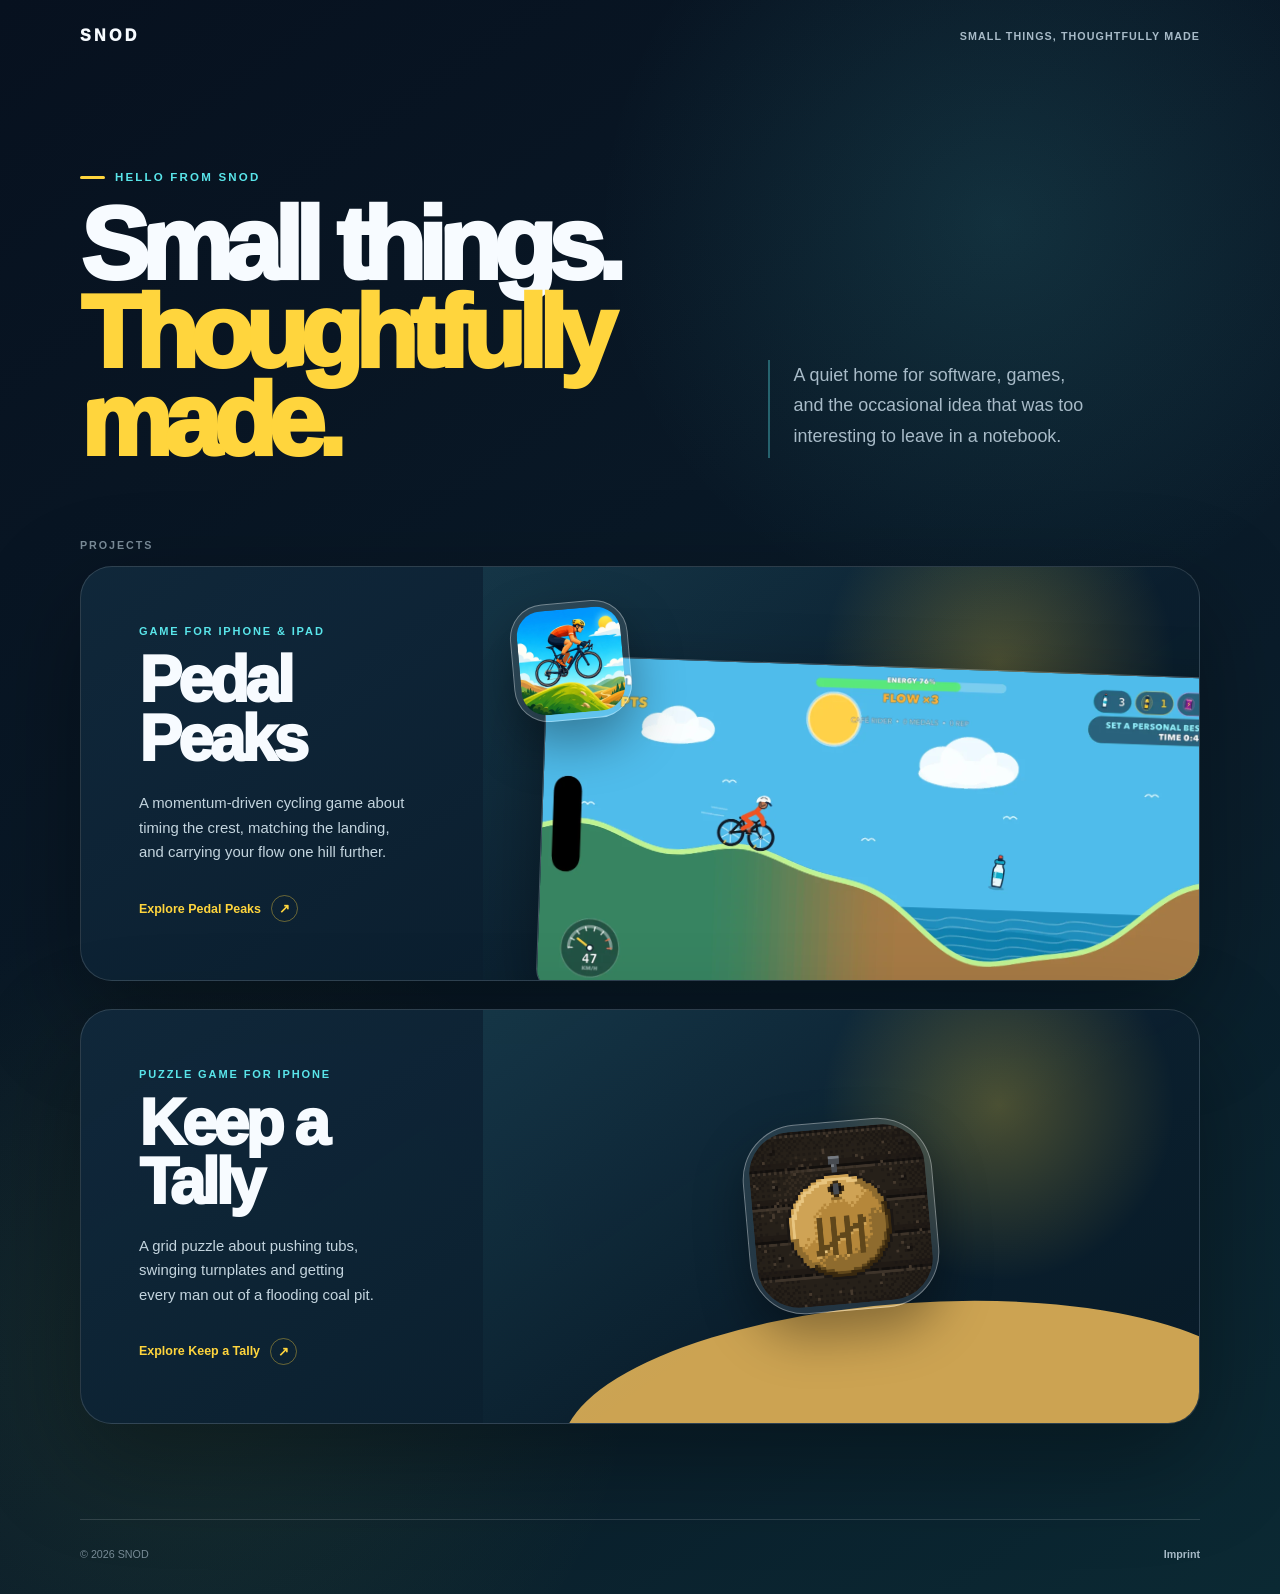
<file: index.html>
<!doctype html>
<html lang="en">
<head>
  <meta charset="utf-8">
  <meta name="viewport" content="width=device-width, initial-scale=1">
  <meta name="theme-color" content="#07111f">
  <meta name="description" content="SNOD — small, thoughtfully made software and games.">
  <meta property="og:type" content="website">
  <meta property="og:title" content="SNOD">
  <meta property="og:description" content="Small things, thoughtfully made.">
  <meta property="og:url" content="https://hosting.snod.net/">
  <link rel="canonical" href="https://hosting.snod.net/">
  <link rel="icon" href="/pedalpeaks/assets/apple-touch-icon.png">
  <title>SNOD — Small things, thoughtfully made</title>
  <style>
    :root {
      color-scheme: dark;
      --ink: #07111f;
      --ink-soft: #0b1d2c;
      --panel: #10283b;
      --text: #f7fbff;
      --muted: #a8bbc8;
      --cyan: #59e5ea;
      --yellow: #ffd53d;
      --lime: #b8ef52;
      --line: rgba(255,255,255,.14);
      --content: 1120px;
    }

    * { box-sizing: border-box; }
    html { min-height: 100%; background: var(--ink); }
    body {
      min-height: 100vh;
      margin: 0;
      overflow-x: hidden;
      color: var(--text);
      font-family: "Avenir Next", Avenir, -apple-system, BlinkMacSystemFont, "Segoe UI", sans-serif;
      background:
        radial-gradient(circle at 78% 14%, rgba(89,229,234,.12), transparent 25rem),
        radial-gradient(circle at 15% 85%, rgba(184,239,82,.08), transparent 28rem),
        linear-gradient(145deg, #07111f, #0a1c2a 62%, #0b2933);
    }

    img { display: block; max-width: 100%; height: auto; }
    a { color: inherit; }

    .skip-link {
      position: fixed;
      top: 10px;
      left: 10px;
      z-index: 20;
      padding: 9px 13px;
      border-radius: 10px;
      color: var(--ink);
      background: var(--cyan);
      font-weight: 850;
      transform: translateY(-160%);
    }
    .skip-link:focus { transform: translateY(0); }

    header {
      display: flex;
      align-items: center;
      justify-content: space-between;
      width: min(calc(100% - 42px), var(--content));
      margin: 0 auto;
      padding: 27px 0;
    }

    .wordmark {
      color: var(--text);
      font-size: 1rem;
      font-weight: 950;
      letter-spacing: .21em;
      text-decoration: none;
    }

    header span {
      color: var(--muted);
      font-size: .67rem;
      font-weight: 750;
      letter-spacing: .1em;
      text-transform: uppercase;
    }

    main {
      width: min(calc(100% - 42px), var(--content));
      margin: 0 auto;
      padding: clamp(65px, 11vh, 118px) 0 95px;
    }

    .intro {
      display: grid;
      grid-template-columns: minmax(0, 1.15fr) minmax(230px, .85fr);
      gap: clamp(40px, 8vw, 120px);
      align-items: end;
      margin-bottom: 74px;
    }

    .intro > * { min-width: 0; }

    .eyebrow {
      display: flex;
      align-items: center;
      gap: 10px;
      margin: 0 0 18px;
      color: var(--cyan);
      font-size: .72rem;
      font-weight: 900;
      letter-spacing: .19em;
      text-transform: uppercase;
    }

    .eyebrow::before {
      width: 25px;
      height: 3px;
      border-radius: 3px;
      background: var(--yellow);
      content: "";
    }

    h1, h2, p { text-wrap: balance; }
    h1 {
      max-width: 750px;
      margin: 0;
      font-size: clamp(3.5rem, 8vw, 7.8rem);
      font-weight: 950;
      letter-spacing: -.075em;
      line-height: .86;
    }

    h1 em { color: var(--yellow); font-style: normal; }

    .intro-copy {
      max-width: 370px;
      margin: 0 0 7px;
      padding: 0 0 7px 24px;
      border-left: 2px solid rgba(89,229,234,.35);
      color: var(--muted);
      font-size: clamp(.96rem, 1.8vw, 1.12rem);
      line-height: 1.7;
    }

    .project-label {
      margin: 0 0 15px;
      color: rgba(168,187,200,.72);
      font-size: .67rem;
      font-weight: 850;
      letter-spacing: .18em;
      text-transform: uppercase;
    }

    .project-card {
      position: relative;
      isolation: isolate;
      display: grid;
      grid-template-columns: minmax(250px, .72fr) minmax(0, 1.28fr);
      min-height: 390px;
      overflow: hidden;
      border: 1px solid var(--line);
      border-radius: 32px;
      background: linear-gradient(145deg, rgba(16,40,59,.98), rgba(8,26,39,.96));
      box-shadow: 0 35px 100px rgba(0,0,0,.34);
      text-decoration: none;
      transition: transform .22s ease, border-color .22s ease, box-shadow .22s ease;
    }

    .project-card:hover,
    .project-card:focus-visible {
      border-color: rgba(89,229,234,.64);
      box-shadow: 0 42px 115px rgba(0,0,0,.43), 0 0 0 4px rgba(89,229,234,.1);
      transform: translateY(-5px);
    }

    .project-copy {
      position: relative;
      z-index: 3;
      display: flex;
      flex-direction: column;
      justify-content: center;
      padding: clamp(30px, 5vw, 58px);
    }

    .project-type {
      margin: 0 0 14px;
      color: var(--cyan);
      font-size: .69rem;
      font-weight: 900;
      letter-spacing: .17em;
      text-transform: uppercase;
    }

    h2 {
      margin: 0;
      font-size: clamp(2.4rem, 5vw, 5rem);
      font-weight: 950;
      letter-spacing: -.06em;
      line-height: .92;
    }

    .project-copy > p:not(.project-type) {
      max-width: 390px;
      margin: 22px 0 0;
      color: #c3d4de;
      font-size: .93rem;
      line-height: 1.66;
    }

    .project-action {
      display: inline-flex;
      align-items: center;
      gap: 10px;
      margin-top: 30px;
      color: var(--yellow);
      font-size: .78rem;
      font-weight: 900;
    }

    .project-action b {
      display: grid;
      place-items: center;
      width: 27px;
      height: 27px;
      border: 1px solid rgba(255,213,61,.38);
      border-radius: 50%;
      font-size: .8rem;
    }

    .project-visual {
      position: relative;
      min-height: 390px;
      overflow: hidden;
      background:
        radial-gradient(circle at 72% 23%, rgba(255,213,61,.26), transparent 11rem),
        linear-gradient(145deg, rgba(89,229,234,.09), transparent 55%);
    }

    .app-icon {
      position: absolute;
      top: 35px;
      left: 4%;
      z-index: 4;
      width: 118px;
      padding: 6px;
      border: 1px solid rgba(255,255,255,.34);
      border-radius: 29%;
      background: rgba(255,255,255,.1);
      box-shadow: 0 22px 50px rgba(0,0,0,.35);
      transform: rotate(-5deg);
    }

    .app-icon img { border-radius: 24%; }

    .game-shot {
      position: absolute;
      top: 100px;
      right: -10%;
      left: 8%;
      overflow: hidden;
      border: 1px solid rgba(255,255,255,.24);
      border-radius: 23px;
      box-shadow: 0 28px 70px rgba(0,0,0,.38);
      transform: rotate(2deg);
    }

    .game-shot img { width: 100%; aspect-ratio: 2.17 / 1; object-fit: cover; }

    .project-card::after {
      position: absolute;
      z-index: -1;
      right: -6%;
      bottom: -125px;
      width: 63%;
      height: 245px;
      border-radius: 50% 50% 0 0;
      background: var(--lime);
      content: "";
      transform: rotate(-4deg);
    }


    .project-card + .project-card { margin-top: 28px; }
    .project-card-tally::after { background: #cca352; }
    .app-icon-large { top: 50%; left: 50%; width: 190px; margin: -95px 0 0 -95px; }

    footer {
      display: flex;
      align-items: center;
      justify-content: space-between;
      gap: 24px;
      width: min(calc(100% - 42px), var(--content));
      margin: 0 auto;
      padding: 28px 0 34px;
      border-top: 1px solid var(--line);
      color: rgba(168,187,200,.68);
      font-size: .67rem;
    }

    footer p { margin: 0; }
    footer a { color: var(--muted); font-weight: 750; text-decoration: none; }
    footer a:hover { color: var(--cyan); }
    :focus-visible { outline: 3px solid var(--yellow); outline-offset: 5px; }

    @media (max-width: 800px) {
      main { padding-top: 55px; }
      .intro { grid-template-columns: 1fr; gap: 32px; margin-bottom: 52px; }
      .intro-copy { max-width: 560px; }
      .project-card { grid-template-columns: 1fr; }
      .project-visual { min-height: 330px; }
      .project-copy { padding-bottom: 20px; }
    }

    @media (max-width: 520px) {
      header, main, footer { width: min(calc(100% - 30px), var(--content)); }
      header span { display: none; }
      h1 { font-size: clamp(3.15rem, 15vw, 4.5rem); }
      .intro-copy { padding-left: 17px; }
      .project-card { border-radius: 24px; }
      .project-copy { padding: 30px 25px 17px; }
      .project-visual { min-height: 270px; }
      .app-icon { top: 23px; width: 82px; }
      .game-shot { top: 68px; left: 5%; border-radius: 15px; }
      footer { align-items: flex-start; flex-direction: column; gap: 9px; }
    }

    @media (prefers-reduced-motion: reduce) {
      *, *::before, *::after { transition-duration: .01ms !important; }
    }
  </style>
</head>
<body>
  <a class="skip-link" href="#projects">Skip to projects</a>
  <header>
    <a class="wordmark" href="/">SNOD</a>
    <span>Small things, thoughtfully made</span>
  </header>

  <main>
    <section class="intro" aria-labelledby="page-title">
      <div>
        <p class="eyebrow">Hello from SNOD</p>
        <h1 id="page-title">Small things.<br><em>Thoughtfully made.</em></h1>
      </div>
      <p class="intro-copy">A quiet home for software, games, and the occasional idea that was too interesting to leave in a notebook.</p>
    </section>

    <section id="projects" aria-labelledby="projects-label">
      <p class="project-label" id="projects-label">Projects</p>
      <a class="project-card" href="/pedalpeaks/" aria-label="Explore the Pedal Peaks website">
        <div class="project-copy">
          <p class="project-type">Game for iPhone &amp; iPad</p>
          <h2>Pedal<br>Peaks</h2>
          <p>A momentum-driven cycling game about timing the crest, matching the landing, and carrying your flow one hill further.</p>
          <span class="project-action">Explore Pedal Peaks <b aria-hidden="true">↗</b></span>
        </div>
        <div class="project-visual" aria-hidden="true">
          <div class="app-icon"><img src="/pedalpeaks/assets/app-icon.webp" alt=""></div>
          <div class="game-shot"><img src="/pedalpeaks/assets/coastal-rollers.webp" alt=""></div>
        </div>
      </a>
      <a class="project-card project-card-tally" href="/tally/" aria-label="Explore the Keep a Tally website">
        <div class="project-copy">
          <p class="project-type">Puzzle game for iPhone</p>
          <h2>Keep a<br>Tally</h2>
          <p>A grid puzzle about pushing tubs, swinging turnplates and getting every man out of a flooding coal pit.</p>
          <span class="project-action">Explore Keep a Tally <b aria-hidden="true">↗</b></span>
        </div>
        <div class="project-visual" aria-hidden="true">
          <div class="app-icon app-icon-large"><img src="/tally/assets/app-icon.png" alt=""></div>
        </div>
      </a>
    </section>
  </main>

  <footer>
    <p>© 2026 SNOD</p>
    <a href="/pedalpeaks/imprint.html">Imprint</a>
  </footer>
</body>
</html>
</file>
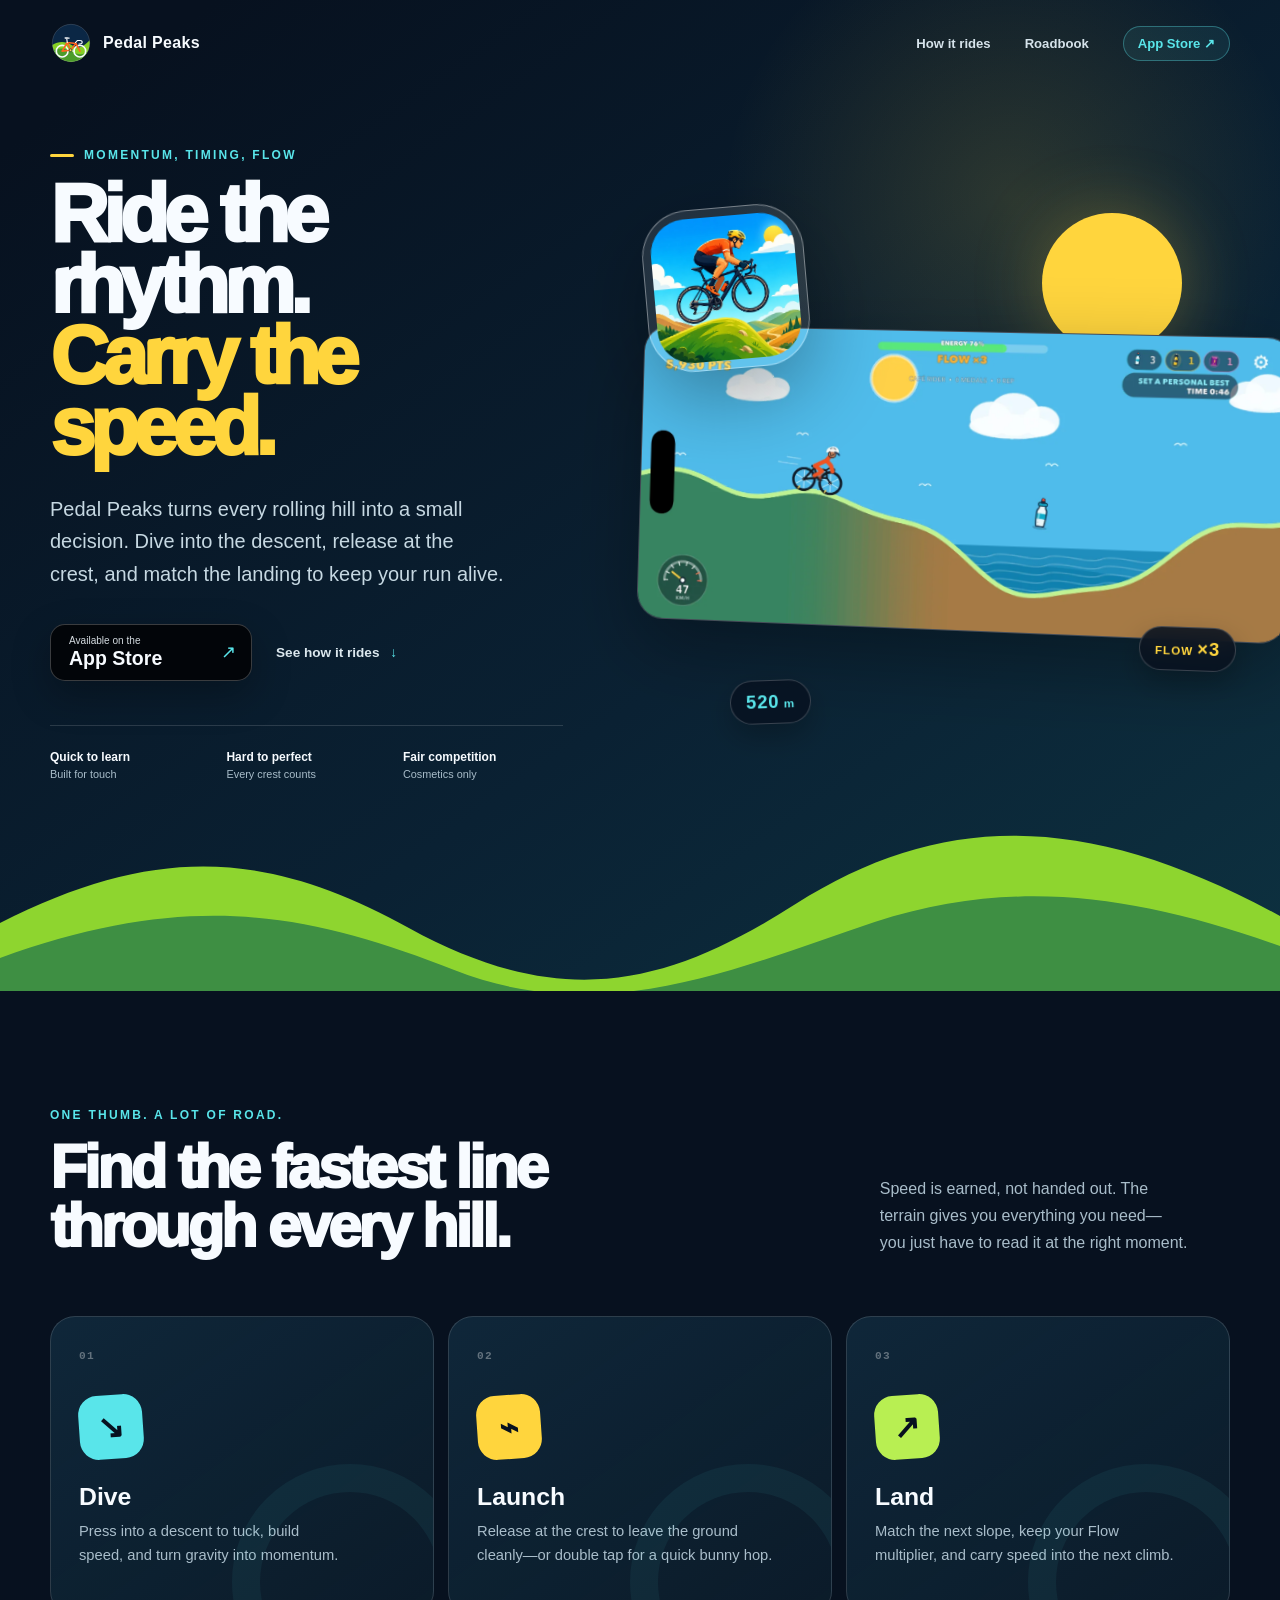
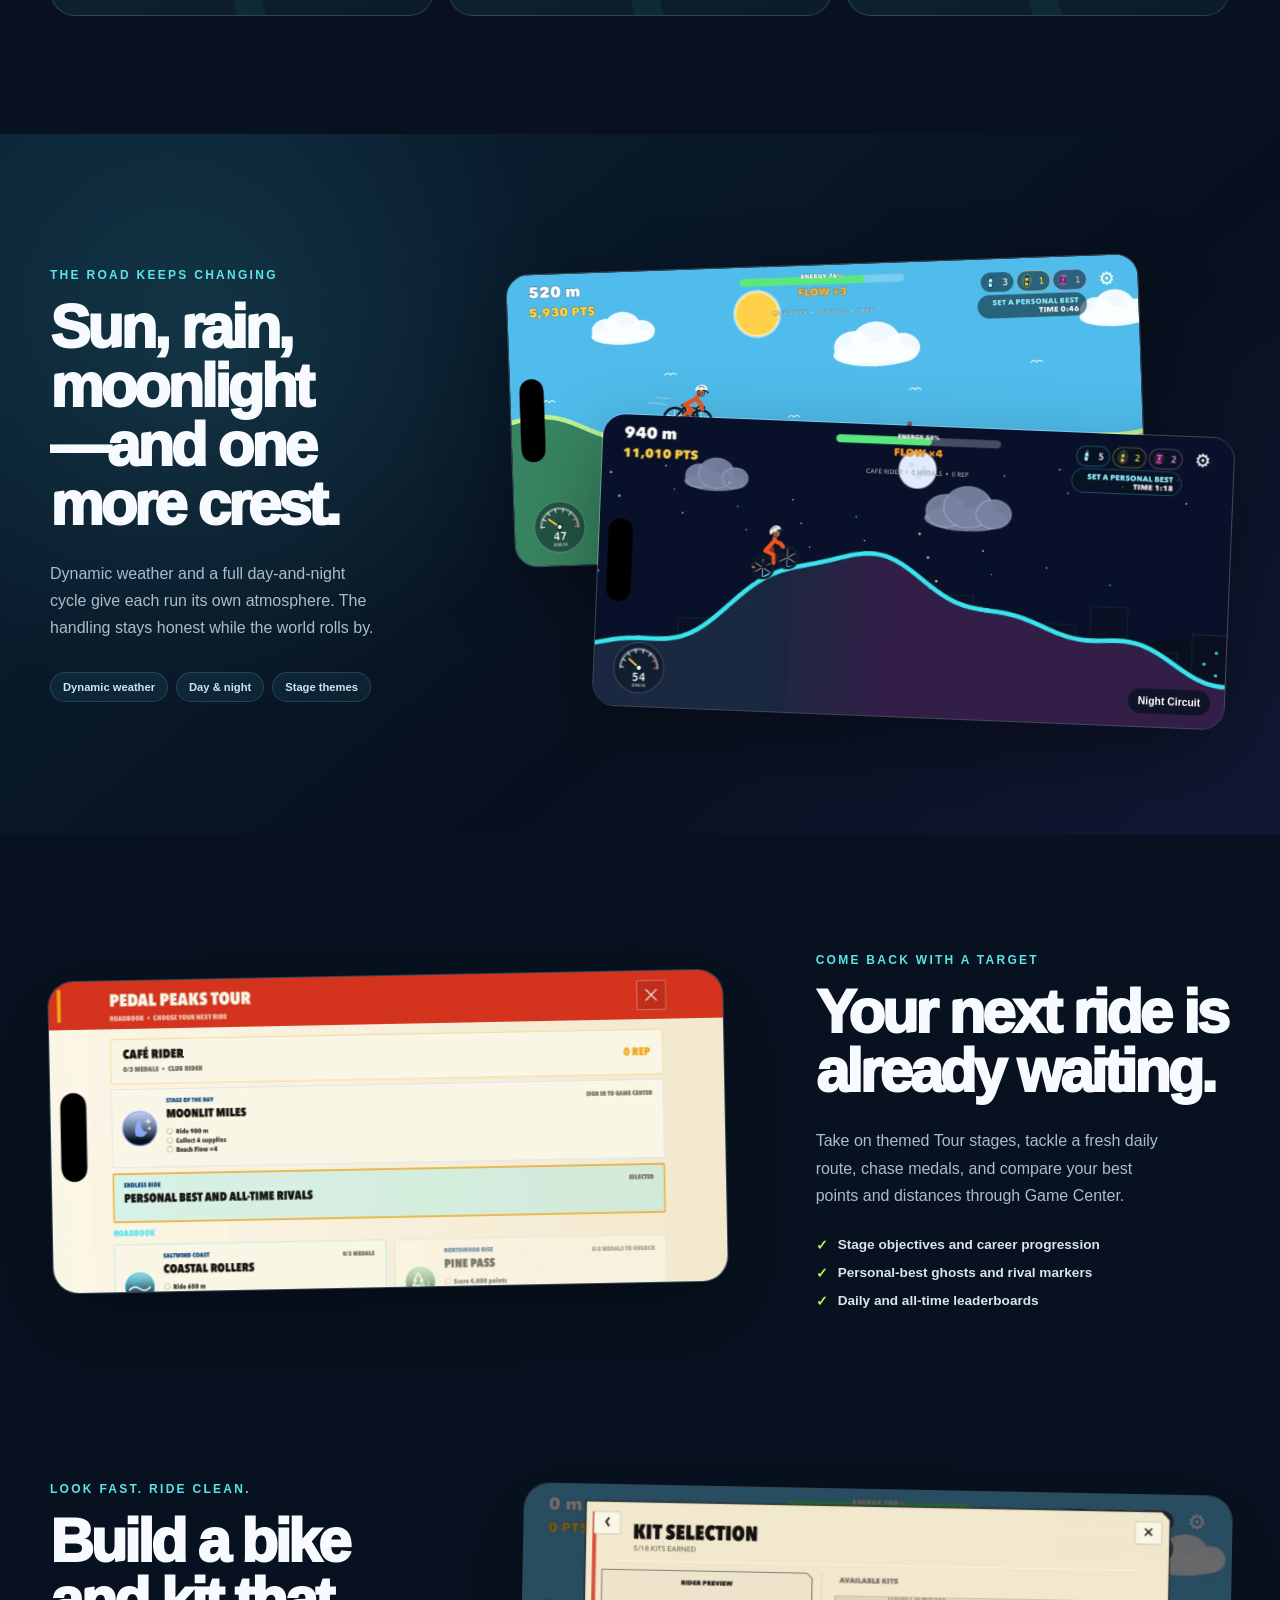
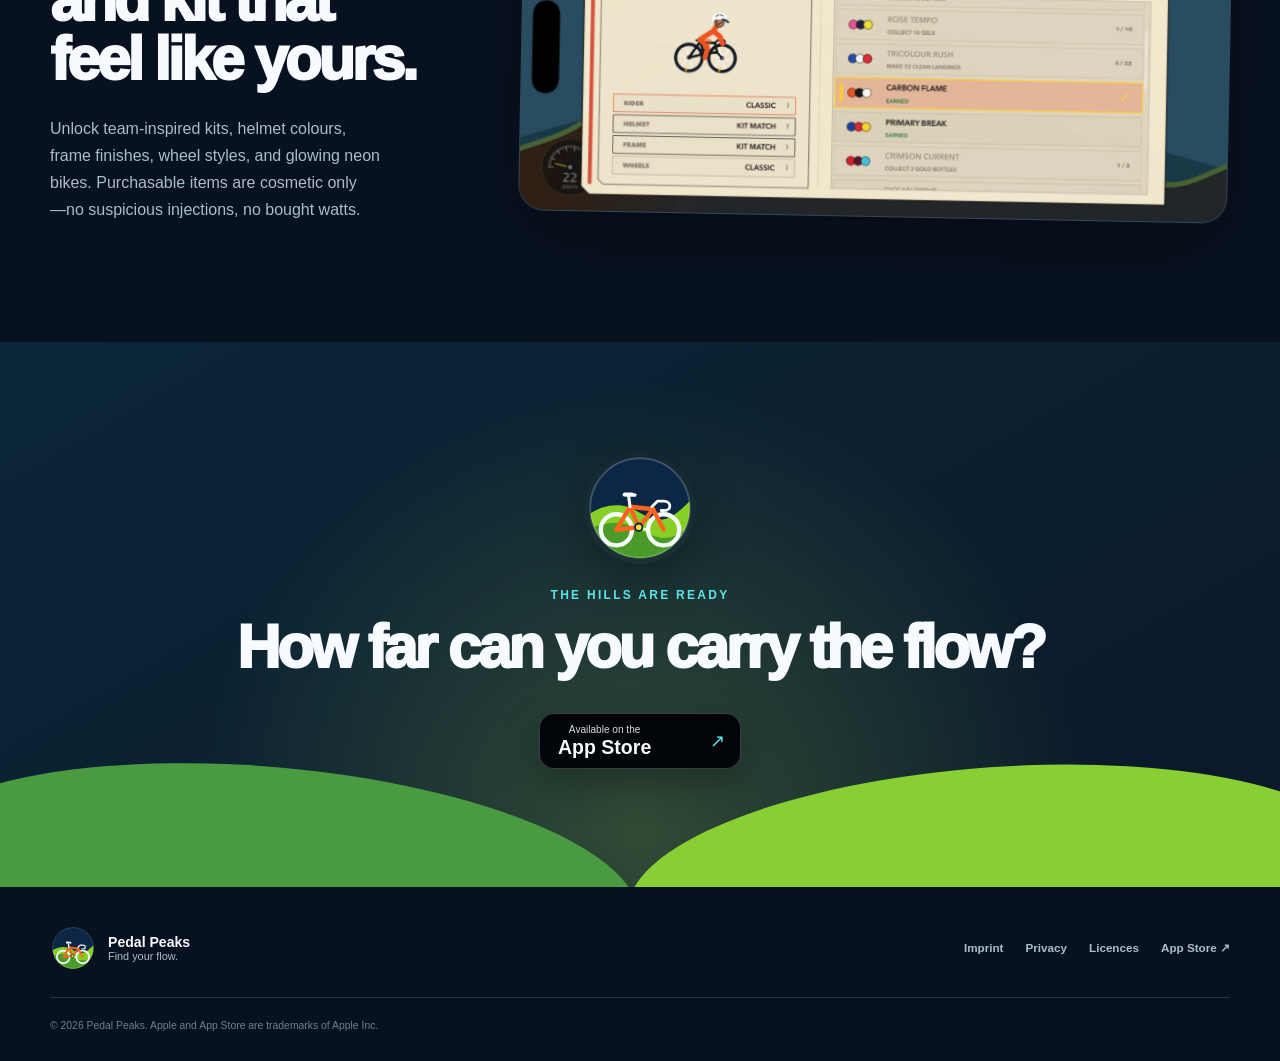
<file: pedalpeaks/index.html>
<!doctype html>
<html lang="en">
<head>
  <meta charset="utf-8">
  <meta name="viewport" content="width=device-width, initial-scale=1">
  <meta name="theme-color" content="#07111f">
  <meta name="apple-itunes-app" content="app-id=6786294608">
  <meta name="description" content="Pedal Peaks is a momentum-driven cycling game for iPhone and iPad. Dive, launch, land, and find your flow across rolling roads.">
  <meta property="og:type" content="website">
  <meta property="og:title" content="Pedal Peaks — Find your flow">
  <meta property="og:description" content="A momentum-driven cycling game built around timing, rhythm, and clean landings.">
  <meta property="og:url" content="https://hosting.snod.net/pedalpeaks/">
  <meta property="og:image" content="https://hosting.snod.net/pedalpeaks/assets/apple-touch-icon.png">
  <meta name="twitter:card" content="summary">
  <link rel="canonical" href="https://hosting.snod.net/pedalpeaks/">
  <link rel="icon" href="assets/apple-touch-icon.png">
  <link rel="apple-touch-icon" href="assets/apple-touch-icon.png">
  <link rel="stylesheet" href="assets/site.css">
  <title>Pedal Peaks — Find your flow</title>
  <script type="application/ld+json">
    {
      "@context": "https://schema.org",
      "@type": "VideoGame",
      "name": "Pedal Peaks",
      "description": "A momentum-driven cycling game built around timing, rhythm, and clean landings.",
      "applicationCategory": "GameApplication",
      "operatingSystem": "iOS, iPadOS",
      "url": "https://hosting.snod.net/pedalpeaks/",
      "downloadUrl": "https://apps.apple.com/app/id6786294608",
      "image": "https://hosting.snod.net/pedalpeaks/assets/apple-touch-icon.png"
    }
  </script>
</head>
<body>
  <a class="skip-link" href="#main">Skip to content</a>

  <header class="site-header">
    <a class="brand" href="#top" aria-label="Pedal Peaks home">
      <img src="assets/bike-mark.svg" alt="" width="42" height="42">
      <span>Pedal Peaks</span>
    </a>
    <nav aria-label="Main navigation">
      <a href="#how-it-rides">How it rides</a>
      <a href="#roadbook">Roadbook</a>
      <a class="nav-store" href="https://apps.apple.com/app/id6786294608">App Store <span aria-hidden="true">↗</span></a>
    </nav>
  </header>

  <main id="main">
    <section class="hero" id="top">
      <div class="hero-copy">
        <div class="eyebrow"><span></span> Momentum, timing, flow</div>
        <h1>Ride the rhythm.<br><em>Carry the speed.</em></h1>
        <p class="hero-lead">Pedal Peaks turns every rolling hill into a small decision. Dive into the descent, release at the crest, and match the landing to keep your run alive.</p>
        <div class="hero-actions">
          <a class="store-button" href="https://apps.apple.com/app/id6786294608" aria-label="View Pedal Peaks on the App Store">
            <span class="store-button-copy"><small>Available on the</small><strong>App Store</strong></span>
            <span class="store-arrow" aria-hidden="true">↗</span>
          </a>
          <a class="text-link" href="#how-it-rides">See how it rides <span aria-hidden="true">↓</span></a>
        </div>
        <ul class="hero-facts" aria-label="Game highlights">
          <li><strong>Quick to learn</strong><span>Built for touch</span></li>
          <li><strong>Hard to perfect</strong><span>Every crest counts</span></li>
          <li><strong>Fair competition</strong><span>Cosmetics only</span></li>
        </ul>
      </div>

      <div class="hero-visual" aria-label="Pedal Peaks gameplay preview">
        <div class="sun" aria-hidden="true"></div>
        <div class="icon-card">
          <img src="assets/app-icon.webp" alt="Pedal Peaks app icon" width="512" height="512">
        </div>
        <figure class="game-window game-window-main">
          <img src="assets/coastal-rollers.webp" alt="A cyclist carrying speed over the Coastal Rollers stage" width="1600" height="737">
        </figure>
        <div class="flow-chip">FLOW <strong>×3</strong></div>
        <div class="distance-chip"><strong>520</strong> m</div>
      </div>

      <svg class="hero-hills" viewBox="0 0 1440 190" preserveAspectRatio="none" aria-hidden="true">
        <path d="M0 122C179 41 305 51 460 127c172 84 291 58 435-24 166-94 331-92 545 12v75H0Z" fill="#8ed52f"/>
        <path d="M0 157c214-69 348-45 511 12 171 60 326-5 473-48 157-45 294-27 456 24v45H0Z" fill="#3e8f43"/>
      </svg>
    </section>

    <section class="section ride-section" id="how-it-rides">
      <div class="section-heading">
        <div>
          <p class="section-kicker">One thumb. A lot of road.</p>
          <h2>Find the fastest line through every hill.</h2>
        </div>
        <p>Speed is earned, not handed out. The terrain gives you everything you need—you just have to read it at the right moment.</p>
      </div>

      <ol class="ride-steps">
        <li>
          <span class="step-number">01</span>
          <div class="step-icon dive-icon" aria-hidden="true">↘</div>
          <h3>Dive</h3>
          <p>Press into a descent to tuck, build speed, and turn gravity into momentum.</p>
        </li>
        <li>
          <span class="step-number">02</span>
          <div class="step-icon launch-icon" aria-hidden="true">⌁</div>
          <h3>Launch</h3>
          <p>Release at the crest to leave the ground cleanly—or double tap for a quick bunny hop.</p>
        </li>
        <li>
          <span class="step-number">03</span>
          <div class="step-icon land-icon" aria-hidden="true">↗</div>
          <h3>Land</h3>
          <p>Match the next slope, keep your Flow multiplier, and carry speed into the next climb.</p>
        </li>
      </ol>
    </section>

    <section class="day-night" aria-labelledby="worlds-heading">
      <div class="world-copy">
        <p class="section-kicker">The road keeps changing</p>
        <h2 id="worlds-heading">Sun, rain, moonlight—and one more crest.</h2>
        <p>Dynamic weather and a full day-and-night cycle give each run its own atmosphere. The handling stays honest while the world rolls by.</p>
        <div class="feature-pills" aria-label="World features">
          <span>Dynamic weather</span>
          <span>Day &amp; night</span>
          <span>Stage themes</span>
        </div>
      </div>
      <div class="world-gallery">
        <figure class="world-shot day-shot">
          <img src="assets/coastal-rollers.webp" alt="Bright daytime gameplay on a coastal stage" width="1600" height="737" loading="lazy">
          <figcaption>Coastal Rollers</figcaption>
        </figure>
        <figure class="world-shot night-shot">
          <img src="assets/night-circuit.webp" alt="Night-time gameplay under the moon" width="1600" height="737" loading="lazy">
          <figcaption>Night Circuit</figcaption>
        </figure>
      </div>
    </section>

    <section class="section roadbook-section" id="roadbook">
      <div class="roadbook-image">
        <img src="assets/roadbook.webp" alt="Pedal Peaks Tour roadbook with stages and objectives" width="1600" height="737" loading="lazy">
      </div>
      <div class="roadbook-copy">
        <p class="section-kicker">Come back with a target</p>
        <h2>Your next ride is already waiting.</h2>
        <p>Take on themed Tour stages, tackle a fresh daily route, chase medals, and compare your best points and distances through Game Center.</p>
        <ul class="check-list">
          <li><span>✓</span> Stage objectives and career progression</li>
          <li><span>✓</span> Personal-best ghosts and rival markers</li>
          <li><span>✓</span> Daily and all-time leaderboards</li>
        </ul>
      </div>
    </section>

    <section class="section kit-section">
      <div class="kit-copy">
        <p class="section-kicker">Look fast. Ride clean.</p>
        <h2>Build a bike and kit that feel like yours.</h2>
        <p>Unlock team-inspired kits, helmet colours, frame finishes, wheel styles, and glowing neon bikes. Purchasable items are cosmetic only—no suspicious injections, no bought watts.</p>
      </div>
      <figure class="kit-image">
        <img src="assets/kit-selection.webp" alt="Rider and bicycle customization in the kit selection" width="1600" height="737" loading="lazy">
      </figure>
    </section>

    <section class="final-cta">
      <img src="assets/bike-mark.svg" alt="" width="112" height="112">
      <p class="section-kicker">The hills are ready</p>
      <h2>How far can you carry the flow?</h2>
      <a class="store-button store-button-light" href="https://apps.apple.com/app/id6786294608" aria-label="View Pedal Peaks on the App Store">
        <span class="store-button-copy"><small>Available on the</small><strong>App Store</strong></span>
        <span class="store-arrow" aria-hidden="true">↗</span>
      </a>
    </section>
  </main>

  <footer>
    <div class="footer-brand">
      <img src="assets/bike-mark.svg" alt="" width="46" height="46">
      <div><strong>Pedal Peaks</strong><span>Find your flow.</span></div>
    </div>
    <div class="footer-links">
      <a href="imprint.html">Imprint</a>
      <a href="privacy-policy.html">Privacy</a>
      <a href="licenses.html">Licences</a>
      <a href="https://apps.apple.com/app/id6786294608">App Store <span aria-hidden="true">↗</span></a>
    </div>
    <p class="copyright">© 2026 Pedal Peaks. Apple and App Store are trademarks of Apple Inc.</p>
  </footer>
</body>
</html>
</file>
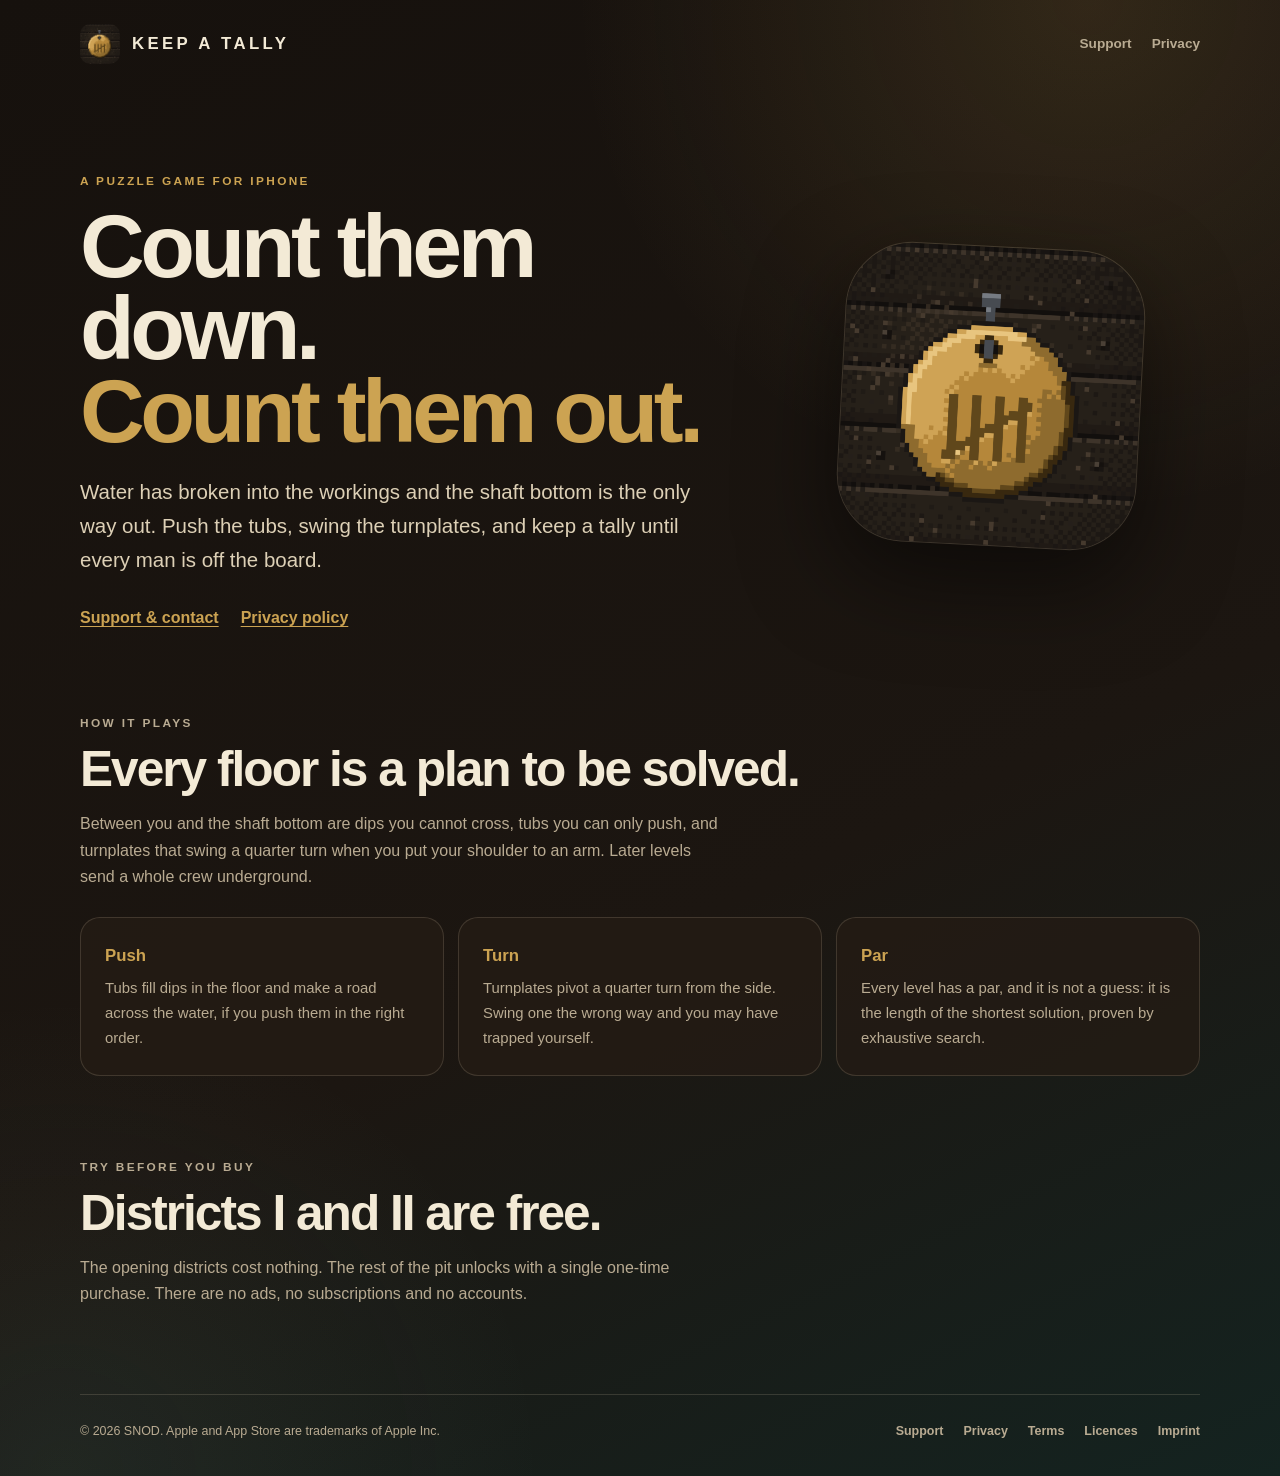
<file: tally/index.html>
<!doctype html>
<html lang="en">
<head>
  <meta charset="utf-8">
  <meta name="viewport" content="width=device-width, initial-scale=1">
  <meta name="theme-color" content="#16110d">
  <meta name="description" content="Keep a Tally is a grid puzzle game for iPhone. Push tubs, swing turnplates and get every man out of a flooding coal pit.">
  <meta property="og:type" content="website">
  <meta property="og:title" content="Keep a Tally — A coal pit puzzle game">
  <meta property="og:description" content="Keep a Tally is a grid puzzle game for iPhone. Push tubs, swing turnplates and get every man out of a flooding coal pit.">
  <meta property="og:url" content="https://hosting.snod.net/tally/">
  <meta property="og:image" content="https://hosting.snod.net/tally/assets/app-icon.png">
  <meta name="twitter:card" content="summary">
  <link rel="canonical" href="https://hosting.snod.net/tally/">
  <link rel="icon" href="assets/apple-touch-icon.png">
  <link rel="apple-touch-icon" href="assets/apple-touch-icon.png">
  <link rel="stylesheet" href="assets/site.css">
  <title>Keep a Tally — A coal pit puzzle game</title>
  <script type="application/ld+json">
    {
      "@context": "https://schema.org",
      "@type": "VideoGame",
      "name": "Keep a Tally",
      "description": "A grid puzzle game about getting a crew out of a flooding coal pit.",
      "applicationCategory": "GameApplication",
      "operatingSystem": "iOS",
      "url": "https://hosting.snod.net/tally/",
      "image": "https://hosting.snod.net/tally/assets/app-icon.png"
    }
  </script>
</head>
<body>
  <a class="skip-link" href="#main">Skip to content</a>
  <header class="site-header">
    <a class="brand" href="./" aria-label="Keep a Tally home"><img src="assets/apple-touch-icon.png" alt="" width="40" height="40"><span>Keep a Tally</span></a>
    <nav aria-label="Main navigation">
      <a href="support.html">Support</a>
      <a href="privacy-policy.html">Privacy</a>
    </nav>
  </header>

  <main id="main">
    <section class="hero">
      <div>
        <p class="eyebrow">A puzzle game for iPhone</p>
        <h1>Count them down.<br><em>Count them out.</em></h1>
        <p class="lead">Water has broken into the workings and the shaft bottom is the only way out. Push the tubs, swing the turnplates, and keep a tally until every man is off the board.</p>
        <div class="hero-actions">
          <a class="text-link" href="support.html">Support &amp; contact</a>
          <a class="text-link" href="privacy-policy.html">Privacy policy</a>
        </div>
      </div>
      <img class="hero-icon" src="assets/app-icon.png" alt="Keep a Tally app icon" width="512" height="512">
    </section>

    <section class="band" aria-labelledby="how">
      <p class="eyebrow">How it plays</p>
      <h2 id="how">Every floor is a plan to be solved.</h2>
      <p>Between you and the shaft bottom are dips you cannot cross, tubs you can only push, and turnplates that swing a quarter turn when you put your shoulder to an arm. Later levels send a whole crew underground.</p>
      <ul class="cards">
        <li><h3>Push</h3><p>Tubs fill dips in the floor and make a road across the water, if you push them in the right order.</p></li>
        <li><h3>Turn</h3><p>Turnplates pivot a quarter turn from the side. Swing one the wrong way and you may have trapped yourself.</p></li>
        <li><h3>Par</h3><p>Every level has a par, and it is not a guess: it is the length of the shortest solution, proven by exhaustive search.</p></li>
      </ul>
    </section>

    <section class="band" aria-labelledby="free">
      <p class="eyebrow">Try before you buy</p>
      <h2 id="free">Districts I and II are free.</h2>
      <p>The opening districts cost nothing. The rest of the pit unlocks with a single one-time purchase. There are no ads, no subscriptions and no accounts.</p>
    </section>
  </main>

  <footer>
    <p>© 2026 SNOD. Apple and App Store are trademarks of Apple Inc.</p>
    <div class="footer-links">
      <a href="support.html">Support</a>
      <a href="privacy-policy.html">Privacy</a>
      <a href="terms.html">Terms</a>
      <a href="licenses.html">Licences</a>
      <a href="imprint.html">Imprint</a>
    </div>
  </footer>
</body>
</html>
</file>
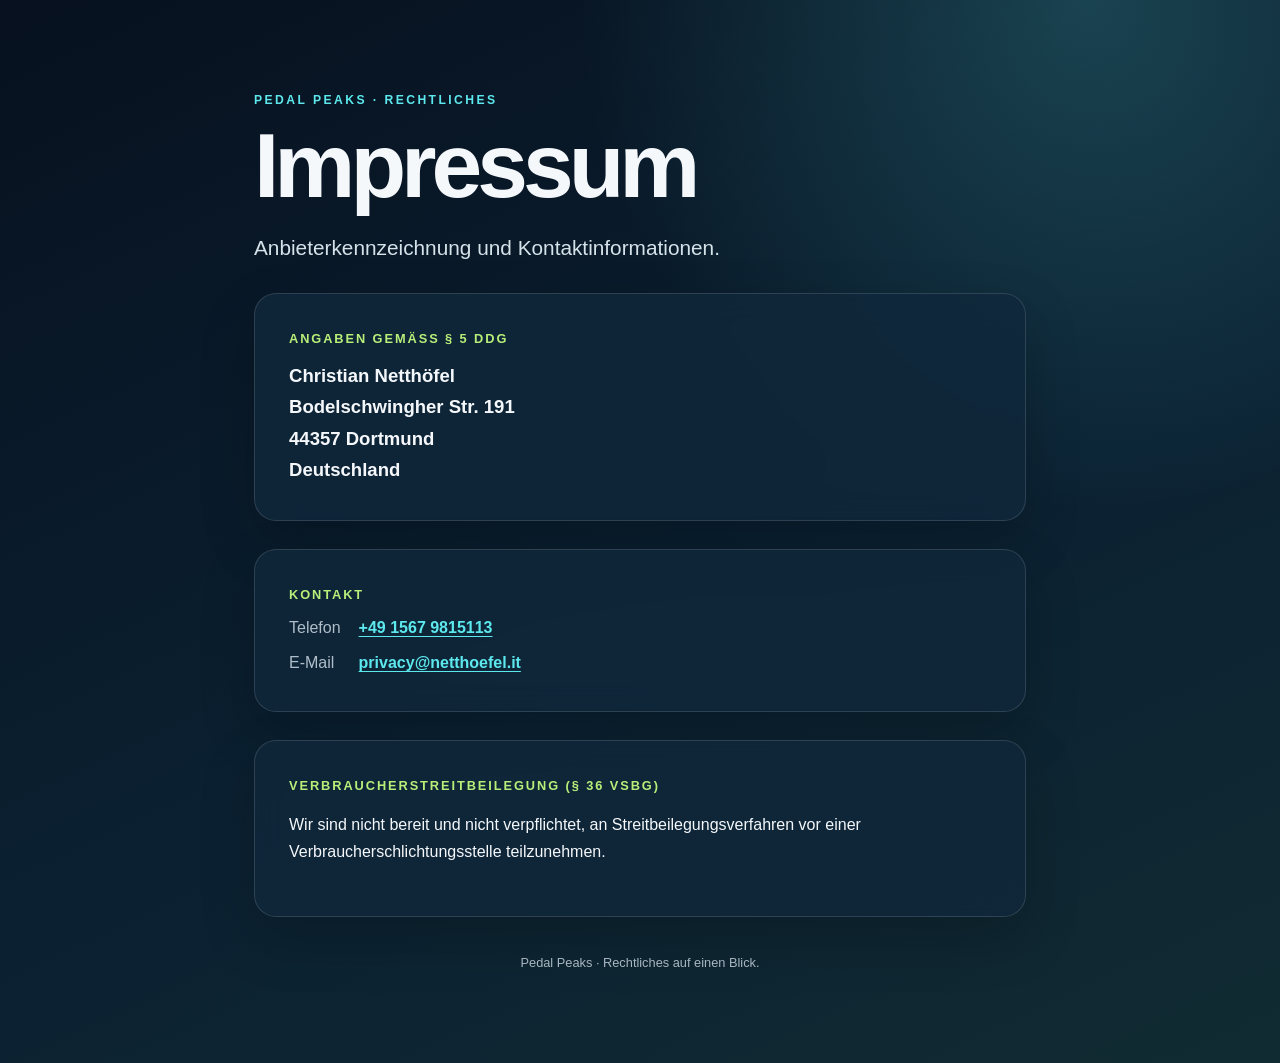
<file: pedalpeaks/imprint.html>
<!doctype html>
<html lang="de">
<head>
  <meta charset="utf-8">
  <meta name="viewport" content="width=device-width, initial-scale=1">
  <meta name="description" content="Impressum für Pedal Peaks.">
  <title>Pedal Peaks – Impressum</title>
  <style>
    :root{color-scheme:dark;--bg:#07111f;--panel:#10283b;--text:#f5f8fb;--muted:#afbdc9;--cyan:#5ce8ed;--lime:#b8ef79;--line:rgba(255,255,255,.13)}*{box-sizing:border-box}html{background:var(--bg)}body{margin:0;color:var(--text);font:16px/1.67 -apple-system,BlinkMacSystemFont,"Avenir Next",Inter,sans-serif;background:radial-gradient(circle at 85% 0,rgba(92,232,237,.2),transparent 32rem),linear-gradient(155deg,#07111f,#0b2132 58%,#112b32);min-height:100vh}main{max-width:900px;margin:auto;padding:clamp(38px,8vw,90px) max(22px,5vw) 90px}.eyebrow{color:var(--cyan);font-size:.76rem;font-weight:850;letter-spacing:.2em;text-transform:uppercase}h1{margin:.15em 0 .25em;font-size:clamp(2.7rem,9vw,5.7rem);line-height:.92;letter-spacing:-.055em}.lead{max-width:680px;color:#d6e2e9;font-size:clamp(1.08rem,2.5vw,1.3rem)}section{margin:28px 0 16px;padding:clamp(22px,4vw,34px);border:1px solid var(--line);border-radius:22px;background:rgba(16,40,59,.82);box-shadow:0 22px 55px rgba(0,0,0,.2);backdrop-filter:blur(16px)}h2{margin:0 0 10px;color:var(--lime);font-size:.8rem;letter-spacing:.15em;text-transform:uppercase}.identity{font-size:1.16rem;font-weight:750;line-height:1.7}.contact-grid{display:grid;grid-template-columns:max-content 1fr;gap:8px 18px;margin-top:8px}.contact-grid span{color:var(--muted)}a{color:var(--cyan);font-weight:700;text-decoration-thickness:1px;text-underline-offset:3px}.source{margin-top:30px;color:var(--muted);font-size:.82rem;text-align:center}footer{text-align:center;margin-top:35px;color:var(--muted);font-size:.8rem}@media(max-width:540px){.contact-grid{grid-template-columns:1fr;gap:2px}.contact-grid span{margin-top:9px}}
  </style>
</head>
<body><main>
  <div class="eyebrow">Pedal Peaks · Rechtliches</div>
  <h1>Impressum</h1>
  <p class="lead">Anbieterkennzeichnung und Kontaktinformationen.</p>

  <section>
    <h2>Angaben gemäß § 5 DDG</h2>
    <div class="identity">Christian Netthöfel<br>Bodelschwingher Str. 191<br>44357 Dortmund<br>Deutschland</div>
  </section>

  <section>
    <h2>Kontakt</h2>
    <div class="contact-grid"><span>Telefon</span><a href="tel:+4915679815113">+49 1567 9815113</a><span>E-Mail</span><a href="mailto:privacy@netthoefel.it">privacy@netthoefel.it</a></div>
  </section>

  <section>
    <h2>Verbraucherstreitbeilegung (§ 36 VSBG)</h2>
    <p>Wir sind nicht bereit und nicht verpflichtet, an Streitbeilegungsverfahren vor einer Verbraucherschlichtungsstelle teilzunehmen.</p>
  </section>

  <footer>Pedal Peaks · Rechtliches auf einen Blick.</footer>
</main></body></html>
</file>
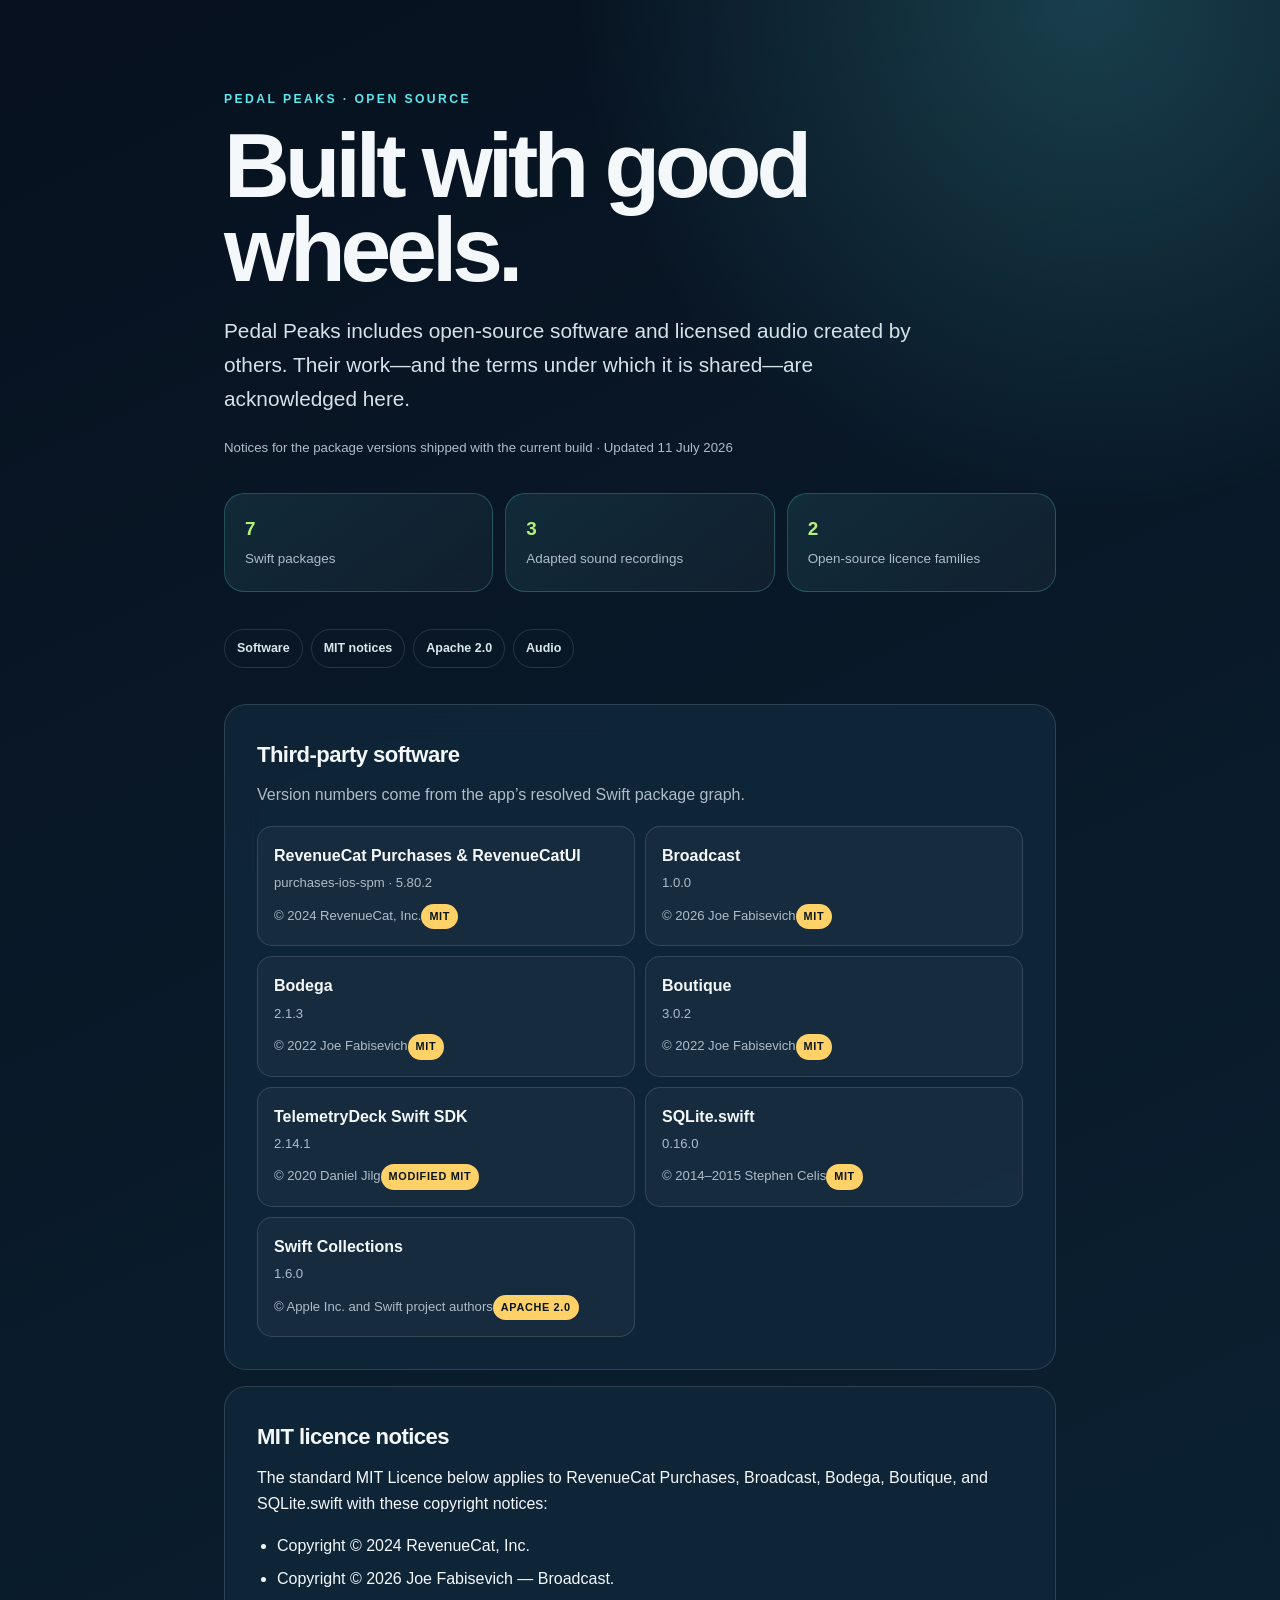
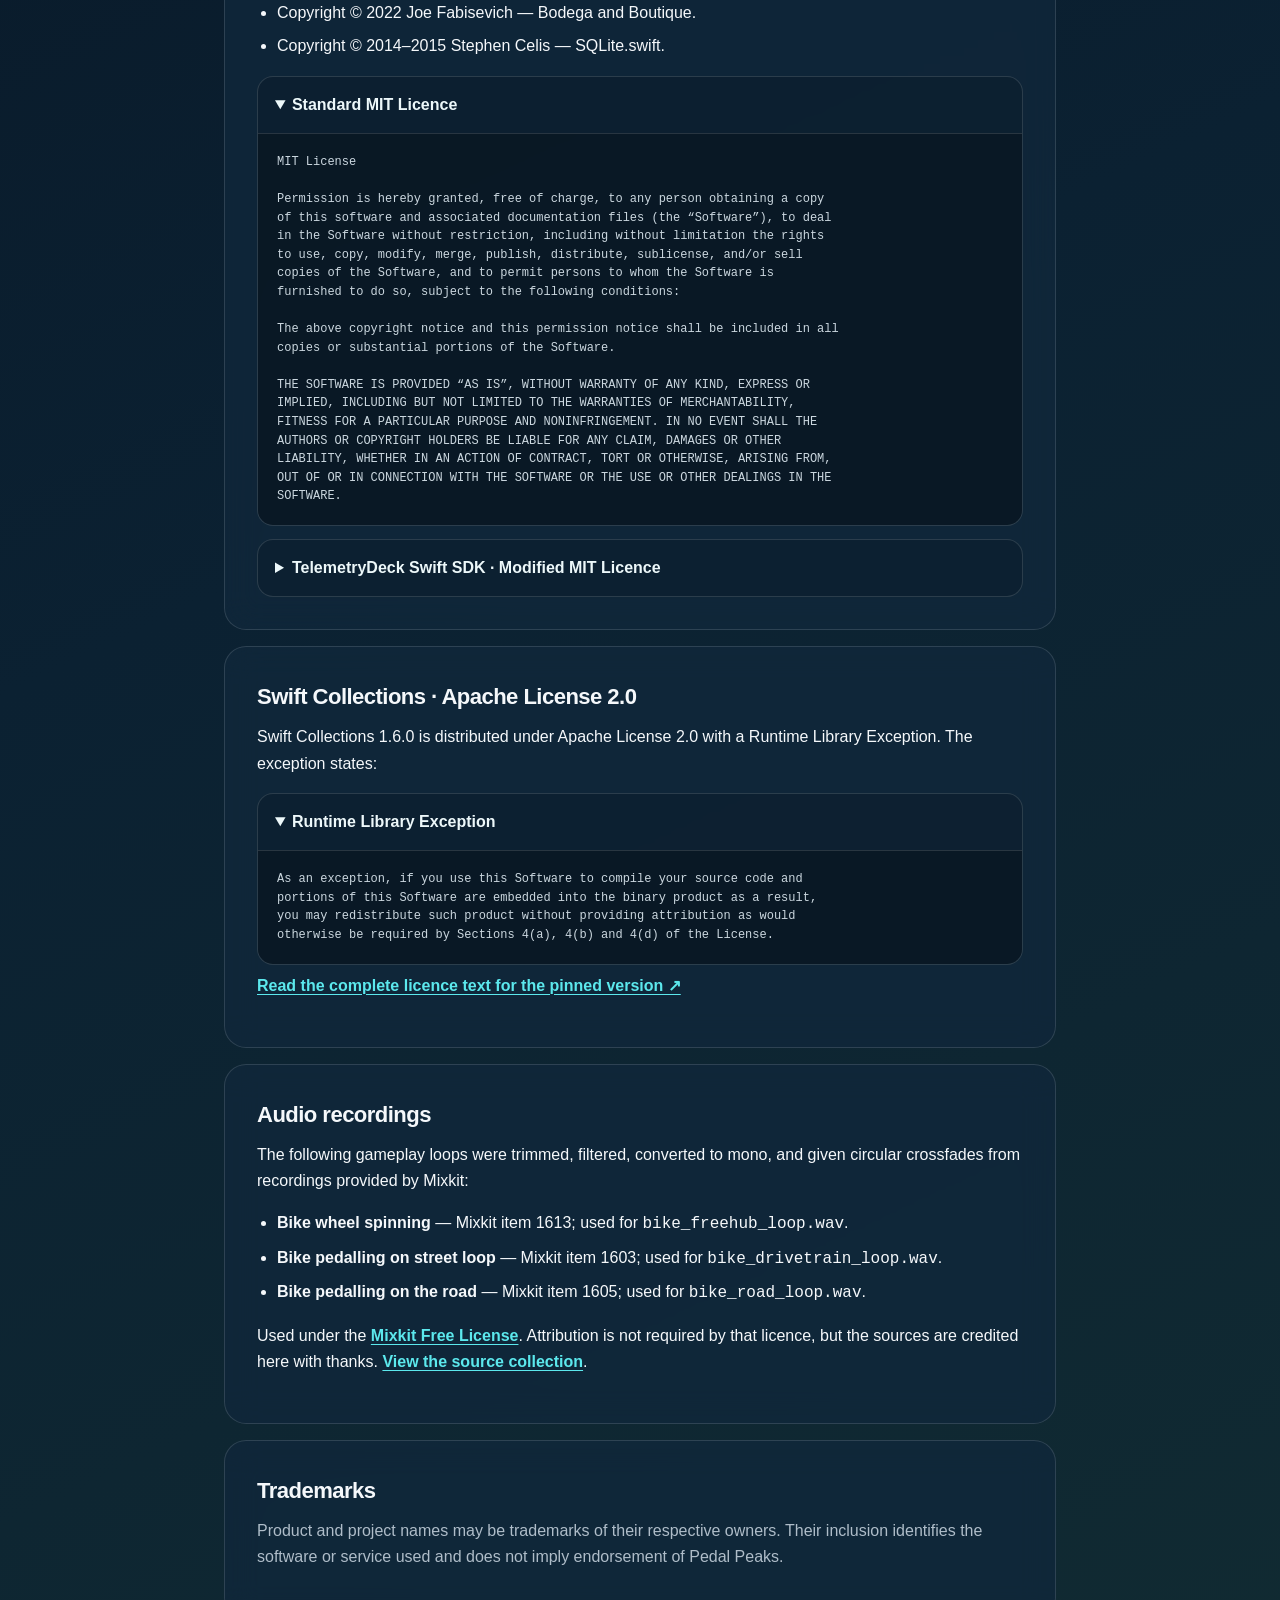
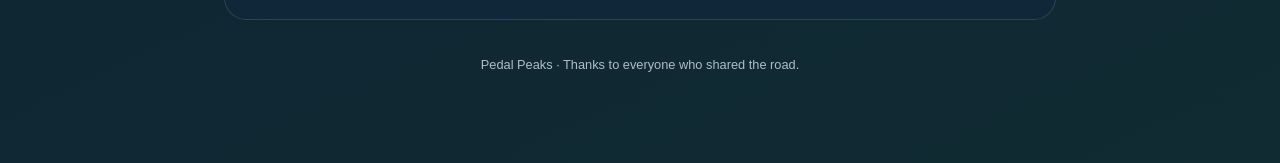
<file: pedalpeaks/licenses.html>
<!doctype html>
<html lang="en">
<head>
  <meta charset="utf-8">
  <meta name="viewport" content="width=device-width, initial-scale=1">
  <meta name="description" content="Third-party licences and attributions for Pedal Peaks.">
  <title>Pedal Peaks – Third-party licences</title>
  <style>
    :root{color-scheme:dark;--bg:#07111f;--panel:#10283b;--text:#f5f8fb;--muted:#afbdc9;--cyan:#5ce8ed;--lime:#b8ef79;--gold:#ffd166;--line:rgba(255,255,255,.13)}*{box-sizing:border-box}html{background:var(--bg);scroll-behavior:smooth}body{margin:0;color:var(--text);font:16px/1.64 -apple-system,BlinkMacSystemFont,"Avenir Next",Inter,sans-serif;background:radial-gradient(circle at 85% 0,rgba(92,232,237,.2),transparent 32rem),linear-gradient(155deg,#07111f,#0b2132 58%,#112b32);min-height:100vh}main{max-width:960px;margin:auto;padding:clamp(38px,8vw,90px) max(22px,5vw) 90px}.eyebrow{color:var(--cyan);font-size:.76rem;font-weight:850;letter-spacing:.2em;text-transform:uppercase}h1{max-width:780px;margin:.15em 0 .25em;font-size:clamp(2.65rem,8.5vw,5.7rem);line-height:.92;letter-spacing:-.055em}.lead{max-width:710px;color:#d6e2e9;font-size:clamp(1.08rem,2.5vw,1.3rem)}.date{color:var(--muted);font-size:.83rem}.summary{display:grid;grid-template-columns:repeat(3,1fr);gap:12px;margin:34px 0}.badge{padding:20px;border:1px solid rgba(92,232,237,.23);border-radius:20px;background:linear-gradient(145deg,rgba(92,232,237,.1),rgba(255,255,255,.035))}.badge b{display:block;color:var(--lime);font-size:1.18rem}.badge span{color:var(--muted);font-size:.84rem}nav{display:flex;gap:8px;overflow:auto;margin:0 -3px 26px;padding:3px 3px 10px;scrollbar-width:none}nav a{flex:none;padding:8px 12px;border:1px solid var(--line);border-radius:999px;color:#d9e7ed;text-decoration:none;font-size:.78rem}section{margin:16px 0;padding:clamp(21px,4vw,32px);border:1px solid var(--line);border-radius:22px;background:rgba(16,40,59,.82);backdrop-filter:blur(16px)}h2{margin:0 0 9px;font-size:1.38rem;letter-spacing:-.025em}h3{margin:1.4em 0 .25em;color:var(--lime);font-size:1rem}.packages{display:grid;grid-template-columns:repeat(2,1fr);gap:10px;margin-top:18px}.package{padding:16px;border:1px solid var(--line);border-radius:15px;background:rgba(255,255,255,.035)}.package b{display:block}.package span{color:var(--muted);font-size:.82rem}.tag{display:inline-block;margin-top:8px;padding:4px 8px;border-radius:999px;color:#06151e;background:var(--gold);font-size:.68rem;font-weight:900;letter-spacing:.06em}p{margin:.5em 0 1em}ul{padding-left:1.25em}li{margin:.45em 0}a{color:var(--cyan);font-weight:700;text-decoration-thickness:1px;text-underline-offset:3px}details{margin-top:13px;border:1px solid var(--line);border-radius:16px;background:rgba(0,0,0,.13);overflow:hidden}summary{cursor:pointer;padding:15px 17px;color:#edf8fa;font-weight:850}pre{overflow:auto;margin:0;padding:19px;border-top:1px solid var(--line);color:#cbd7df;background:rgba(3,10,17,.35);font:12px/1.55 ui-monospace,SFMono-Regular,Menlo,monospace;white-space:pre-wrap;word-break:break-word}.muted{color:var(--muted)}footer{text-align:center;margin-top:35px;color:var(--muted);font-size:.8rem}@media(max-width:700px){.summary,.packages{grid-template-columns:1fr}.badge{padding:17px}}
  </style>
</head>
<body><main>
  <div class="eyebrow">Pedal Peaks · Open source</div>
  <h1>Built with good wheels.</h1>
  <p class="lead">Pedal Peaks includes open-source software and licensed audio created by others. Their work—and the terms under which it is shared—are acknowledged here.</p>
  <p class="date">Notices for the package versions shipped with the current build · Updated 11 July 2026</p>

  <div class="summary"><div class="badge"><b>7</b><span>Swift packages</span></div><div class="badge"><b>3</b><span>Adapted sound recordings</span></div><div class="badge"><b>2</b><span>Open-source licence families</span></div></div>
  <nav aria-label="Contents"><a href="#software">Software</a><a href="#mit">MIT notices</a><a href="#apache">Apache 2.0</a><a href="#audio">Audio</a></nav>

  <section id="software"><h2>Third-party software</h2><p class="muted">Version numbers come from the app’s resolved Swift package graph.</p>
    <div class="packages">
      <div class="package"><b>RevenueCat Purchases &amp; RevenueCatUI</b><span>purchases-ios-spm · 5.80.2<br>© 2024 RevenueCat, Inc.</span><div class="tag">MIT</div></div>
      <div class="package"><b>Broadcast</b><span>1.0.0<br>© 2026 Joe Fabisevich</span><div class="tag">MIT</div></div>
      <div class="package"><b>Bodega</b><span>2.1.3<br>© 2022 Joe Fabisevich</span><div class="tag">MIT</div></div>
      <div class="package"><b>Boutique</b><span>3.0.2<br>© 2022 Joe Fabisevich</span><div class="tag">MIT</div></div>
      <div class="package"><b>TelemetryDeck Swift SDK</b><span>2.14.1<br>© 2020 Daniel Jilg</span><div class="tag">MODIFIED MIT</div></div>
      <div class="package"><b>SQLite.swift</b><span>0.16.0<br>© 2014–2015 Stephen Celis</span><div class="tag">MIT</div></div>
      <div class="package"><b>Swift Collections</b><span>1.6.0<br>© Apple Inc. and Swift project authors</span><div class="tag">APACHE 2.0</div></div>
    </div>
  </section>

  <section id="mit"><h2>MIT licence notices</h2>
    <p>The standard MIT Licence below applies to RevenueCat Purchases, Broadcast, Bodega, Boutique, and SQLite.swift with these copyright notices:</p>
    <ul><li>Copyright © 2024 RevenueCat, Inc.</li><li>Copyright © 2026 Joe Fabisevich — Broadcast.</li><li>Copyright © 2022 Joe Fabisevich — Bodega and Boutique.</li><li>Copyright © 2014–2015 Stephen Celis — SQLite.swift.</li></ul>
    <details open><summary>Standard MIT Licence</summary><pre>MIT License

Permission is hereby granted, free of charge, to any person obtaining a copy
of this software and associated documentation files (the “Software”), to deal
in the Software without restriction, including without limitation the rights
to use, copy, modify, merge, publish, distribute, sublicense, and/or sell
copies of the Software, and to permit persons to whom the Software is
furnished to do so, subject to the following conditions:

The above copyright notice and this permission notice shall be included in all
copies or substantial portions of the Software.

THE SOFTWARE IS PROVIDED “AS IS”, WITHOUT WARRANTY OF ANY KIND, EXPRESS OR
IMPLIED, INCLUDING BUT NOT LIMITED TO THE WARRANTIES OF MERCHANTABILITY,
FITNESS FOR A PARTICULAR PURPOSE AND NONINFRINGEMENT. IN NO EVENT SHALL THE
AUTHORS OR COPYRIGHT HOLDERS BE LIABLE FOR ANY CLAIM, DAMAGES OR OTHER
LIABILITY, WHETHER IN AN ACTION OF CONTRACT, TORT OR OTHERWISE, ARISING FROM,
OUT OF OR IN CONNECTION WITH THE SOFTWARE OR THE USE OR OTHER DEALINGS IN THE
SOFTWARE.</pre></details>

    <details><summary>TelemetryDeck Swift SDK · Modified MIT Licence</summary><pre>MIT License

Copyright (c) 2020 Daniel Jilg

Permission is hereby granted, free of charge, to any person obtaining a copy
of this software and associated documentation files (the “Software”), to deal
in the Software without restriction, including without limitation the rights
to use, copy, modify, merge, publish, distribute, sublicense, and/or sell
copies of the Software, and to permit persons to whom the Software is
furnished to do so, subject to the following conditions:

THE SOFTWARE IS PROVIDED “AS IS”, WITHOUT WARRANTY OF ANY KIND, EXPRESS OR
IMPLIED, INCLUDING BUT NOT LIMITED TO THE WARRANTIES OF MERCHANTABILITY,
FITNESS FOR A PARTICULAR PURPOSE AND NONINFRINGEMENT. IN NO EVENT SHALL THE
AUTHORS OR COPYRIGHT HOLDERS BE LIABLE FOR ANY CLAIM, DAMAGES OR OTHER
LIABILITY, WHETHER IN AN ACTION OF CONTRACT, TORT OR OTHERWISE, ARISING FROM,
OUT OF OR IN CONNECTION WITH THE SOFTWARE OR THE USE OR OTHER DEALINGS IN THE
SOFTWARE.

NOTE: This is a modified version of the MIT License that has the attribution
clause removed. It is not necessary to include this license in copies of the
Software.</pre></details>
  </section>

  <section id="apache"><h2>Swift Collections · Apache License 2.0</h2>
    <p>Swift Collections 1.6.0 is distributed under Apache License 2.0 with a Runtime Library Exception. The exception states:</p>
    <details open><summary>Runtime Library Exception</summary><pre>As an exception, if you use this Software to compile your source code and
portions of this Software are embedded into the binary product as a result,
you may redistribute such product without providing attribution as would
otherwise be required by Sections 4(a), 4(b) and 4(d) of the License.</pre></details>
    <p><a href="https://github.com/apple/swift-collections/blob/a0cb0954ecb21e4e31b0070e6ed5674e8556685a/LICENSE.txt">Read the complete licence text for the pinned version ↗</a></p>
  </section>
  <section id="audio"><h2>Audio recordings</h2>
    <p>The following gameplay loops were trimmed, filtered, converted to mono, and given circular crossfades from recordings provided by Mixkit:</p>
    <ul><li><strong>Bike wheel spinning</strong> — Mixkit item 1613; used for <code>bike_freehub_loop.wav</code>.</li><li><strong>Bike pedalling on street loop</strong> — Mixkit item 1603; used for <code>bike_drivetrain_loop.wav</code>.</li><li><strong>Bike pedalling on the road</strong> — Mixkit item 1605; used for <code>bike_road_loop.wav</code>.</li></ul>
    <p>Used under the <a href="https://mixkit.co/license/">Mixkit Free License</a>. Attribution is not required by that licence, but the sources are credited here with thanks. <a href="https://mixkit.co/free-sound-effects/bike/">View the source collection</a>.</p>
  </section>

  <section><h2>Trademarks</h2><p class="muted">Product and project names may be trademarks of their respective owners. Their inclusion identifies the software or service used and does not imply endorsement of Pedal Peaks.</p></section>
  <footer>Pedal Peaks · Thanks to everyone who shared the road.</footer>
</main></body></html>
</file>
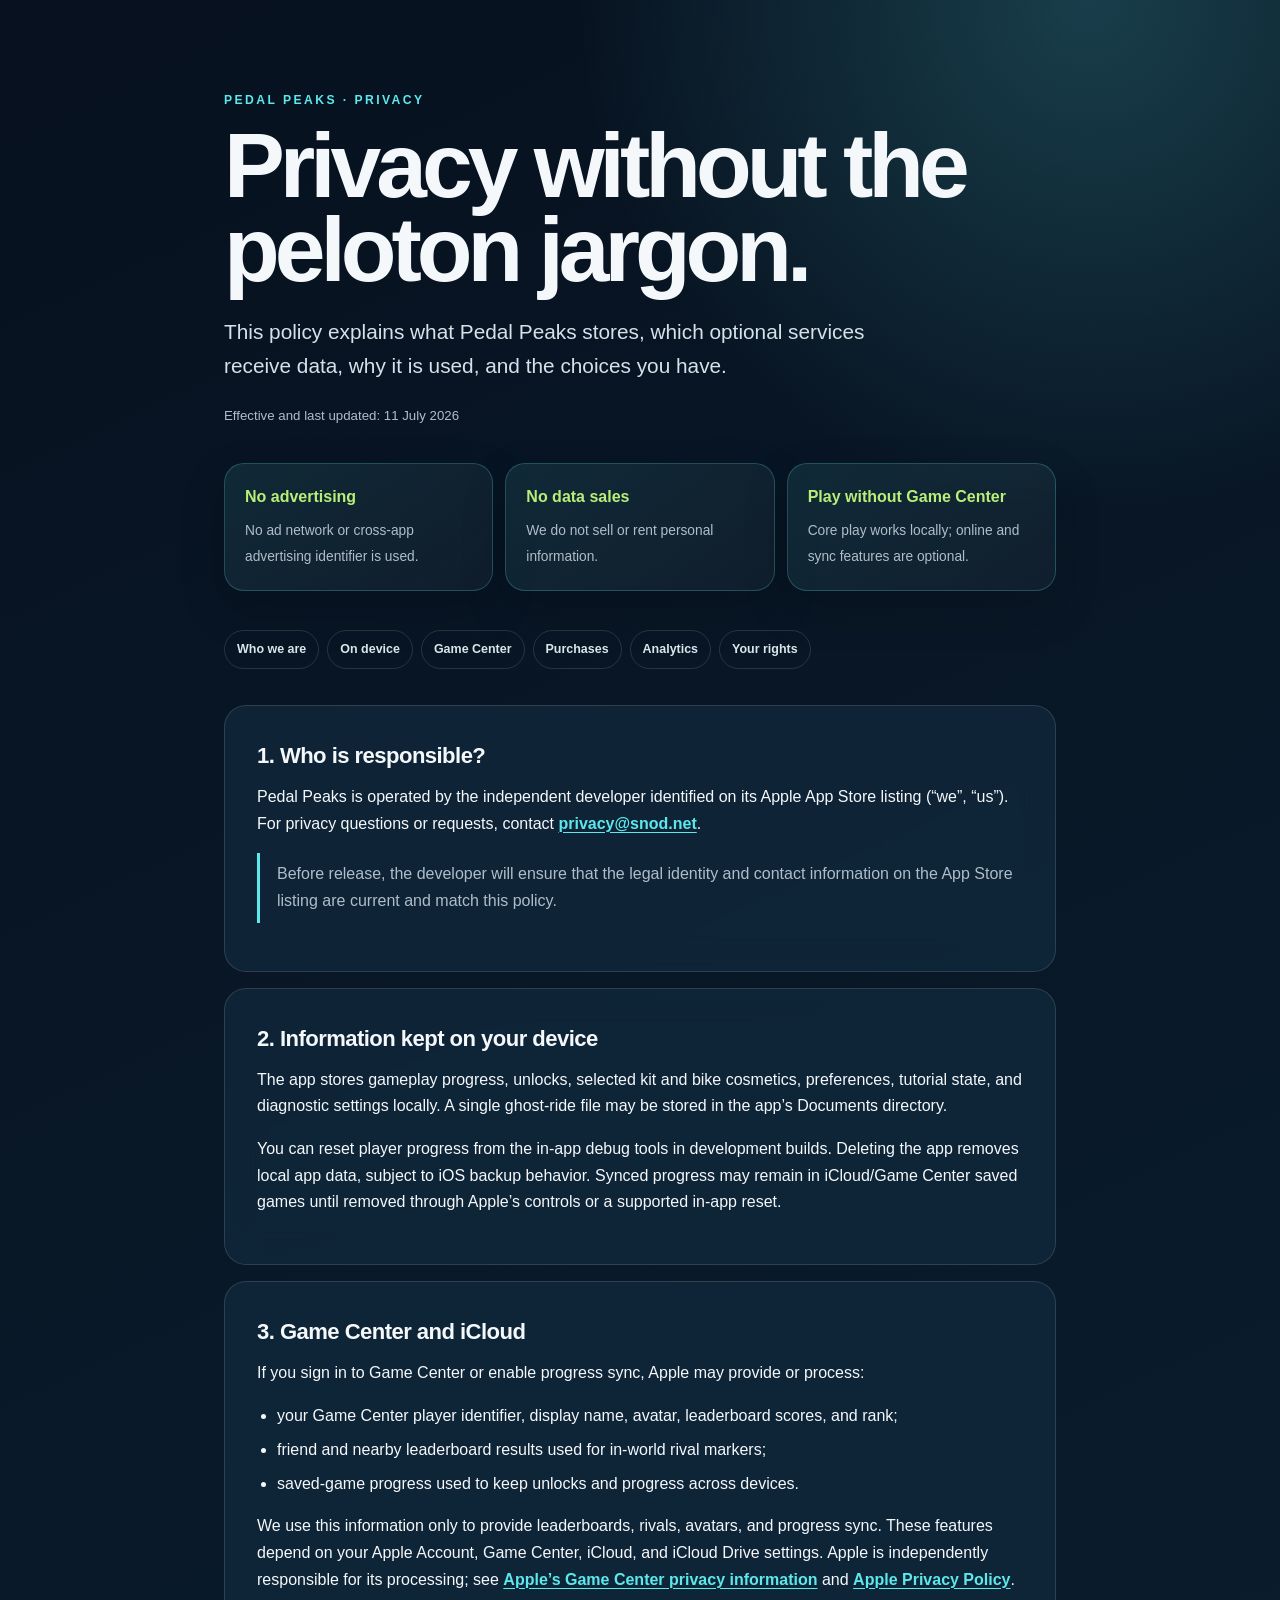
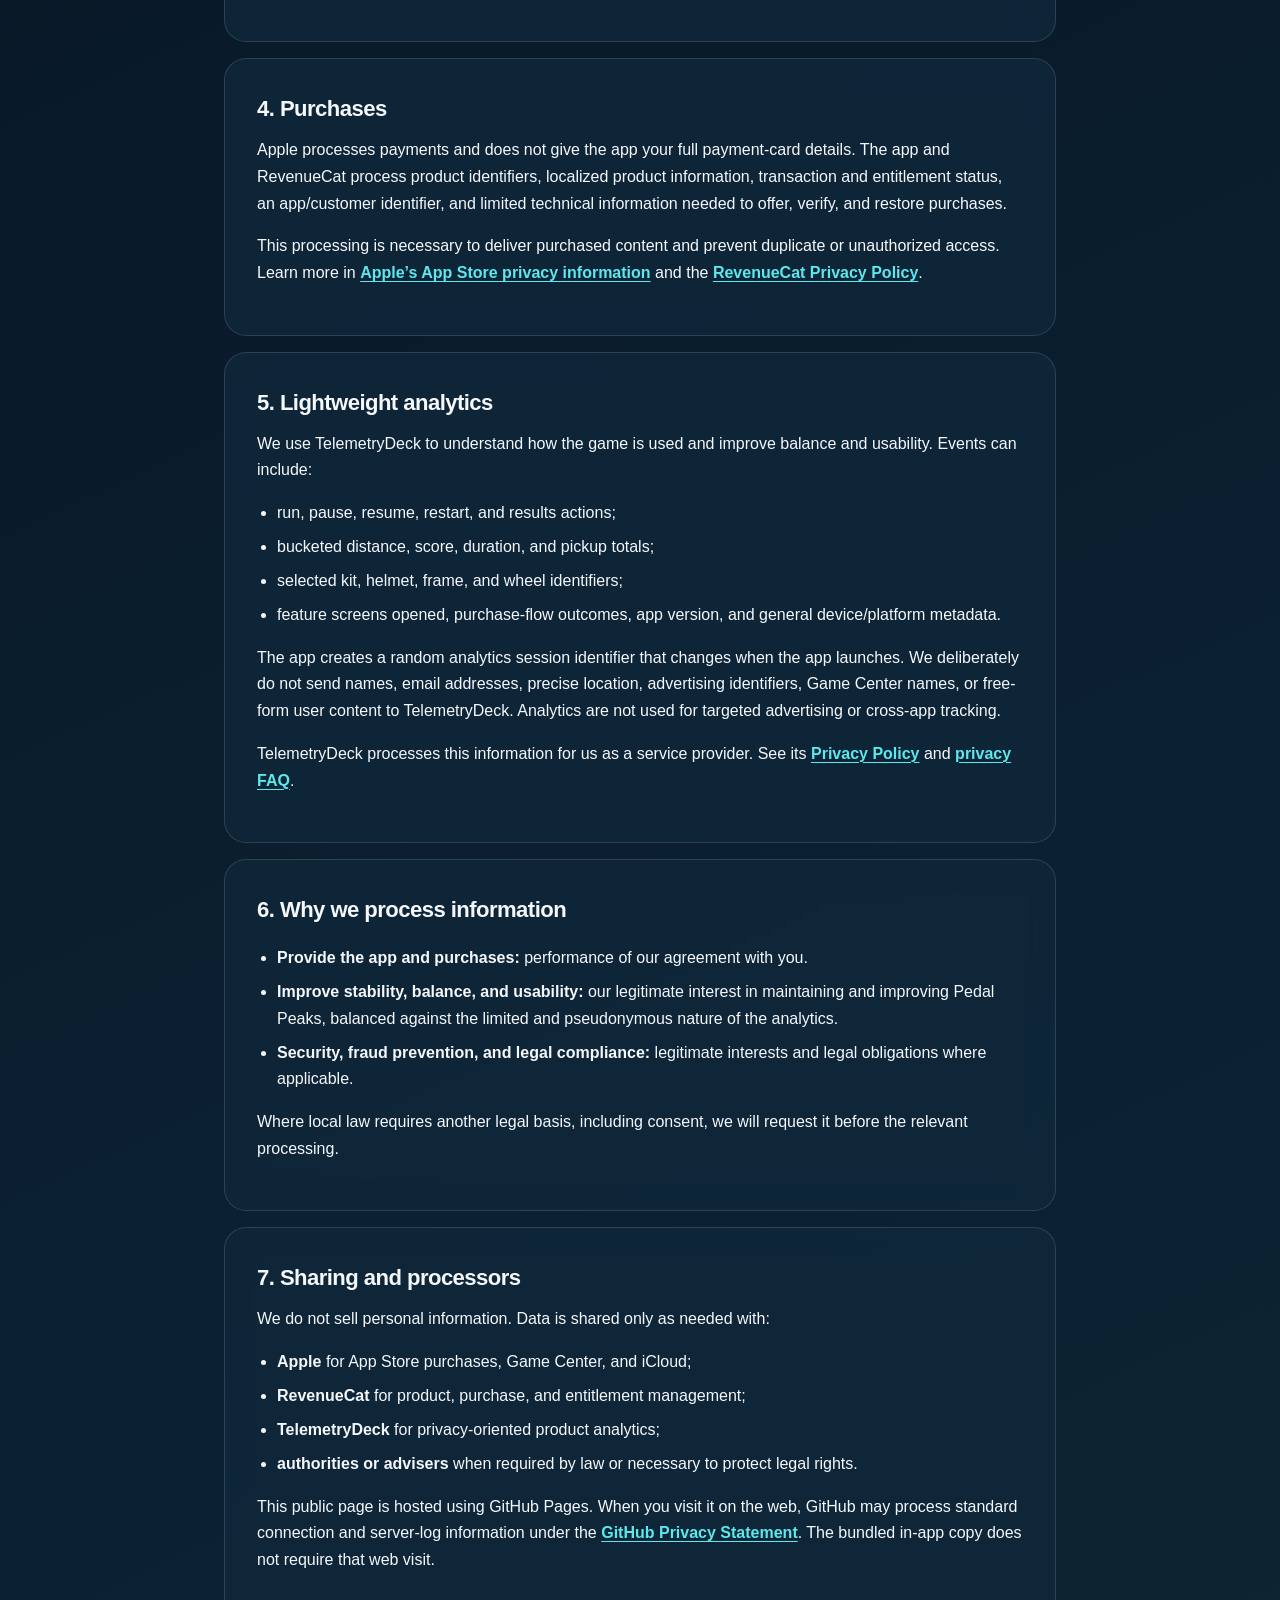
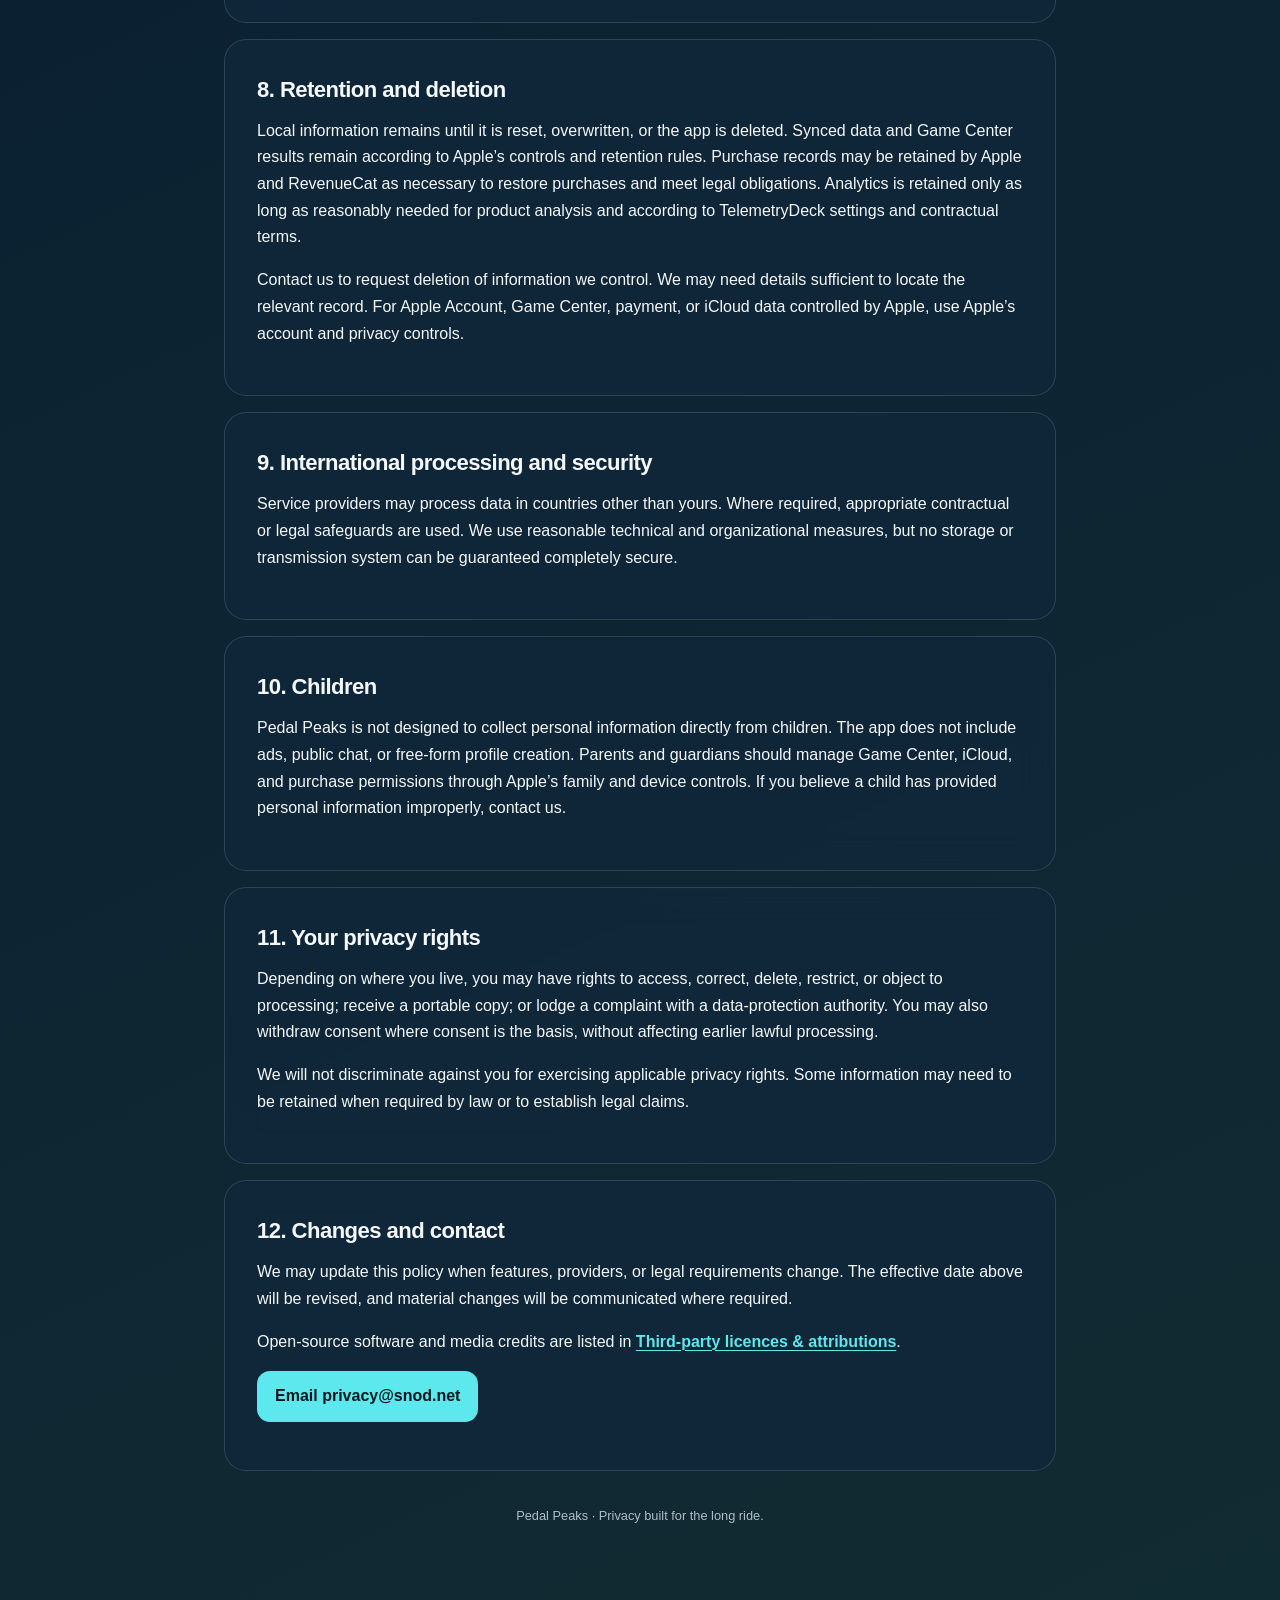
<file: pedalpeaks/privacy-policy.html>
<!doctype html>
<html lang="en">
<head>
  <meta charset="utf-8"><meta name="viewport" content="width=device-width, initial-scale=1">
  <meta name="description" content="Privacy Policy for the Pedal Peaks iOS game."><title>Pedal Peaks Privacy Policy</title>
  <style>
    :root{color-scheme:dark;--bg:#07111f;--panel:#10283b;--text:#f5f8fb;--muted:#afbdc9;--cyan:#5ce8ed;--lime:#b8ef79;--line:rgba(255,255,255,.13)}*{box-sizing:border-box}html{background:var(--bg);scroll-behavior:smooth}body{margin:0;color:var(--text);font:16px/1.67 -apple-system,BlinkMacSystemFont,"Avenir Next",Inter,sans-serif;background:radial-gradient(circle at 85% 0,rgba(92,232,237,.2),transparent 32rem),linear-gradient(155deg,#07111f,#0b2132 58%,#112b32);min-height:100vh}main{max-width:960px;margin:auto;padding:clamp(38px,8vw,90px) max(22px,5vw) 90px}.eyebrow{color:var(--cyan);font-size:.76rem;font-weight:850;letter-spacing:.2em;text-transform:uppercase}h1{max-width:780px;margin:.15em 0 .25em;font-size:clamp(2.65rem,8.5vw,5.7rem);line-height:.92;letter-spacing:-.055em}.lead{max-width:700px;color:#d6e2e9;font-size:clamp(1.08rem,2.5vw,1.3rem)}.date{color:var(--muted);font-size:.83rem}.summary{display:grid;grid-template-columns:repeat(3,1fr);gap:12px;margin:36px 0}.badge{padding:20px;border:1px solid rgba(92,232,237,.23);border-radius:20px;background:linear-gradient(145deg,rgba(92,232,237,.1),rgba(255,255,255,.035));box-shadow:0 18px 45px rgba(0,0,0,.18)}.badge b{display:block;margin-bottom:6px;color:var(--lime);font-size:1rem}.badge span{color:var(--muted);font-size:.86rem;line-height:1.45}nav{display:flex;gap:8px;overflow:auto;margin:0 -3px 26px;padding:3px 3px 10px;scrollbar-width:none}nav a{flex:none;padding:8px 12px;border:1px solid var(--line);border-radius:999px;color:#d9e7ed;text-decoration:none;font-size:.78rem}section{margin:16px 0;padding:clamp(21px,4vw,32px);border:1px solid var(--line);border-radius:22px;background:rgba(16,40,59,.82);backdrop-filter:blur(16px)}h2{margin:0 0 9px;font-size:1.38rem;letter-spacing:-.025em}h3{margin:1.4em 0 .25em;color:var(--lime);font-size:1rem}p{margin:.5em 0 1em}ul{padding-left:1.25em}li{margin:.45em 0}a{color:var(--cyan);font-weight:700;text-decoration-thickness:1px;text-underline-offset:3px}.muted{color:var(--muted)}.callout{border-left:3px solid var(--cyan);padding:8px 0 8px 17px}.contact{display:inline-block;padding:12px 18px;border-radius:13px;color:#071820;background:var(--cyan);font-weight:900;text-decoration:none}footer{text-align:center;margin-top:34px;color:var(--muted);font-size:.8rem}@media(max-width:700px){.summary{grid-template-columns:1fr}.badge{padding:17px}}
  </style>
</head>
<body><main>
  <div class="eyebrow">Pedal Peaks · Privacy</div><h1>Privacy without the peloton jargon.</h1>
  <p class="lead">This policy explains what Pedal Peaks stores, which optional services receive data, why it is used, and the choices you have.</p><p class="date">Effective and last updated: 11 July 2026</p>
  <div class="summary"><div class="badge"><b>No advertising</b><span>No ad network or cross-app advertising identifier is used.</span></div><div class="badge"><b>No data sales</b><span>We do not sell or rent personal information.</span></div><div class="badge"><b>Play without Game Center</b><span>Core play works locally; online and sync features are optional.</span></div></div>
  <nav aria-label="Contents"><a href="#controller">Who we are</a><a href="#device">On device</a><a href="#gamecenter">Game Center</a><a href="#purchases">Purchases</a><a href="#analytics">Analytics</a><a href="#rights">Your rights</a></nav>

  <section id="controller"><h2>1. Who is responsible?</h2><p>Pedal Peaks is operated by the independent developer identified on its Apple App Store listing (“we”, “us”). For privacy questions or requests, contact <a href="mailto:privacy@snod.net">privacy@snod.net</a>.</p><p class="callout muted">Before release, the developer will ensure that the legal identity and contact information on the App Store listing are current and match this policy.</p></section>

  <section id="device"><h2>2. Information kept on your device</h2><p>The app stores gameplay progress, unlocks, selected kit and bike cosmetics, preferences, tutorial state, and diagnostic settings locally. A single ghost-ride file may be stored in the app’s Documents directory.</p><p>You can reset player progress from the in-app debug tools in development builds. Deleting the app removes local app data, subject to iOS backup behavior. Synced progress may remain in iCloud/Game Center saved games until removed through Apple’s controls or a supported in-app reset.</p></section>

  <section id="gamecenter"><h2>3. Game Center and iCloud</h2><p>If you sign in to Game Center or enable progress sync, Apple may provide or process:</p><ul><li>your Game Center player identifier, display name, avatar, leaderboard scores, and rank;</li><li>friend and nearby leaderboard results used for in-world rival markers;</li><li>saved-game progress used to keep unlocks and progress across devices.</li></ul><p>We use this information only to provide leaderboards, rivals, avatars, and progress sync. These features depend on your Apple Account, Game Center, iCloud, and iCloud Drive settings. Apple is independently responsible for its processing; see <a href="https://www.apple.com/legal/privacy/data/en/game-center/">Apple’s Game Center privacy information</a> and <a href="https://www.apple.com/legal/privacy/">Apple Privacy Policy</a>.</p></section>

  <section id="purchases"><h2>4. Purchases</h2><p>Apple processes payments and does not give the app your full payment-card details. The app and RevenueCat process product identifiers, localized product information, transaction and entitlement status, an app/customer identifier, and limited technical information needed to offer, verify, and restore purchases.</p><p>This processing is necessary to deliver purchased content and prevent duplicate or unauthorized access. Learn more in <a href="https://www.apple.com/legal/privacy/data/en/app-store/">Apple’s App Store privacy information</a> and the <a href="https://www.revenuecat.com/privacy-policy">RevenueCat Privacy Policy</a>.</p></section>

  <section id="analytics"><h2>5. Lightweight analytics</h2><p>We use TelemetryDeck to understand how the game is used and improve balance and usability. Events can include:</p><ul><li>run, pause, resume, restart, and results actions;</li><li>bucketed distance, score, duration, and pickup totals;</li><li>selected kit, helmet, frame, and wheel identifiers;</li><li>feature screens opened, purchase-flow outcomes, app version, and general device/platform metadata.</li></ul><p>The app creates a random analytics session identifier that changes when the app launches. We deliberately do not send names, email addresses, precise location, advertising identifiers, Game Center names, or free-form user content to TelemetryDeck. Analytics are not used for targeted advertising or cross-app tracking.</p><p>TelemetryDeck processes this information for us as a service provider. See its <a href="https://telemetrydeck.com/privacy/">Privacy Policy</a> and <a href="https://telemetrydeck.com/docs/guides/privacy-faq/">privacy FAQ</a>.</p></section>

  <section><h2>6. Why we process information</h2><ul><li><strong>Provide the app and purchases:</strong> performance of our agreement with you.</li><li><strong>Improve stability, balance, and usability:</strong> our legitimate interest in maintaining and improving Pedal Peaks, balanced against the limited and pseudonymous nature of the analytics.</li><li><strong>Security, fraud prevention, and legal compliance:</strong> legitimate interests and legal obligations where applicable.</li></ul><p>Where local law requires another legal basis, including consent, we will request it before the relevant processing.</p></section>

  <section><h2>7. Sharing and processors</h2><p>We do not sell personal information. Data is shared only as needed with:</p><ul><li><strong>Apple</strong> for App Store purchases, Game Center, and iCloud;</li><li><strong>RevenueCat</strong> for product, purchase, and entitlement management;</li><li><strong>TelemetryDeck</strong> for privacy-oriented product analytics;</li><li><strong>authorities or advisers</strong> when required by law or necessary to protect legal rights.</li></ul><p>This public page is hosted using GitHub Pages. When you visit it on the web, GitHub may process standard connection and server-log information under the <a href="https://docs.github.com/en/site-policy/privacy-policies/github-general-privacy-statement">GitHub Privacy Statement</a>. The bundled in-app copy does not require that web visit.</p></section>

  <section><h2>8. Retention and deletion</h2><p>Local information remains until it is reset, overwritten, or the app is deleted. Synced data and Game Center results remain according to Apple’s controls and retention rules. Purchase records may be retained by Apple and RevenueCat as necessary to restore purchases and meet legal obligations. Analytics is retained only as long as reasonably needed for product analysis and according to TelemetryDeck settings and contractual terms.</p><p>Contact us to request deletion of information we control. We may need details sufficient to locate the relevant record. For Apple Account, Game Center, payment, or iCloud data controlled by Apple, use Apple’s account and privacy controls.</p></section>

  <section><h2>9. International processing and security</h2><p>Service providers may process data in countries other than yours. Where required, appropriate contractual or legal safeguards are used. We use reasonable technical and organizational measures, but no storage or transmission system can be guaranteed completely secure.</p></section>

  <section><h2>10. Children</h2><p>Pedal Peaks is not designed to collect personal information directly from children. The app does not include ads, public chat, or free-form profile creation. Parents and guardians should manage Game Center, iCloud, and purchase permissions through Apple’s family and device controls. If you believe a child has provided personal information improperly, contact us.</p></section>

  <section id="rights"><h2>11. Your privacy rights</h2><p>Depending on where you live, you may have rights to access, correct, delete, restrict, or object to processing; receive a portable copy; or lodge a complaint with a data-protection authority. You may also withdraw consent where consent is the basis, without affecting earlier lawful processing.</p><p>We will not discriminate against you for exercising applicable privacy rights. Some information may need to be retained when required by law or to establish legal claims.</p></section>

  <section><h2>12. Changes and contact</h2><p>We may update this policy when features, providers, or legal requirements change. The effective date above will be revised, and material changes will be communicated where required.</p><p>Open-source software and media credits are listed in <a href="licenses.html">Third-party licences &amp; attributions</a>.</p><p><a class="contact" href="mailto:privacy@snod.net">Email privacy@snod.net</a></p></section>
  <footer>Pedal Peaks · Privacy built for the long ride.</footer>
</main></body></html>
</file>
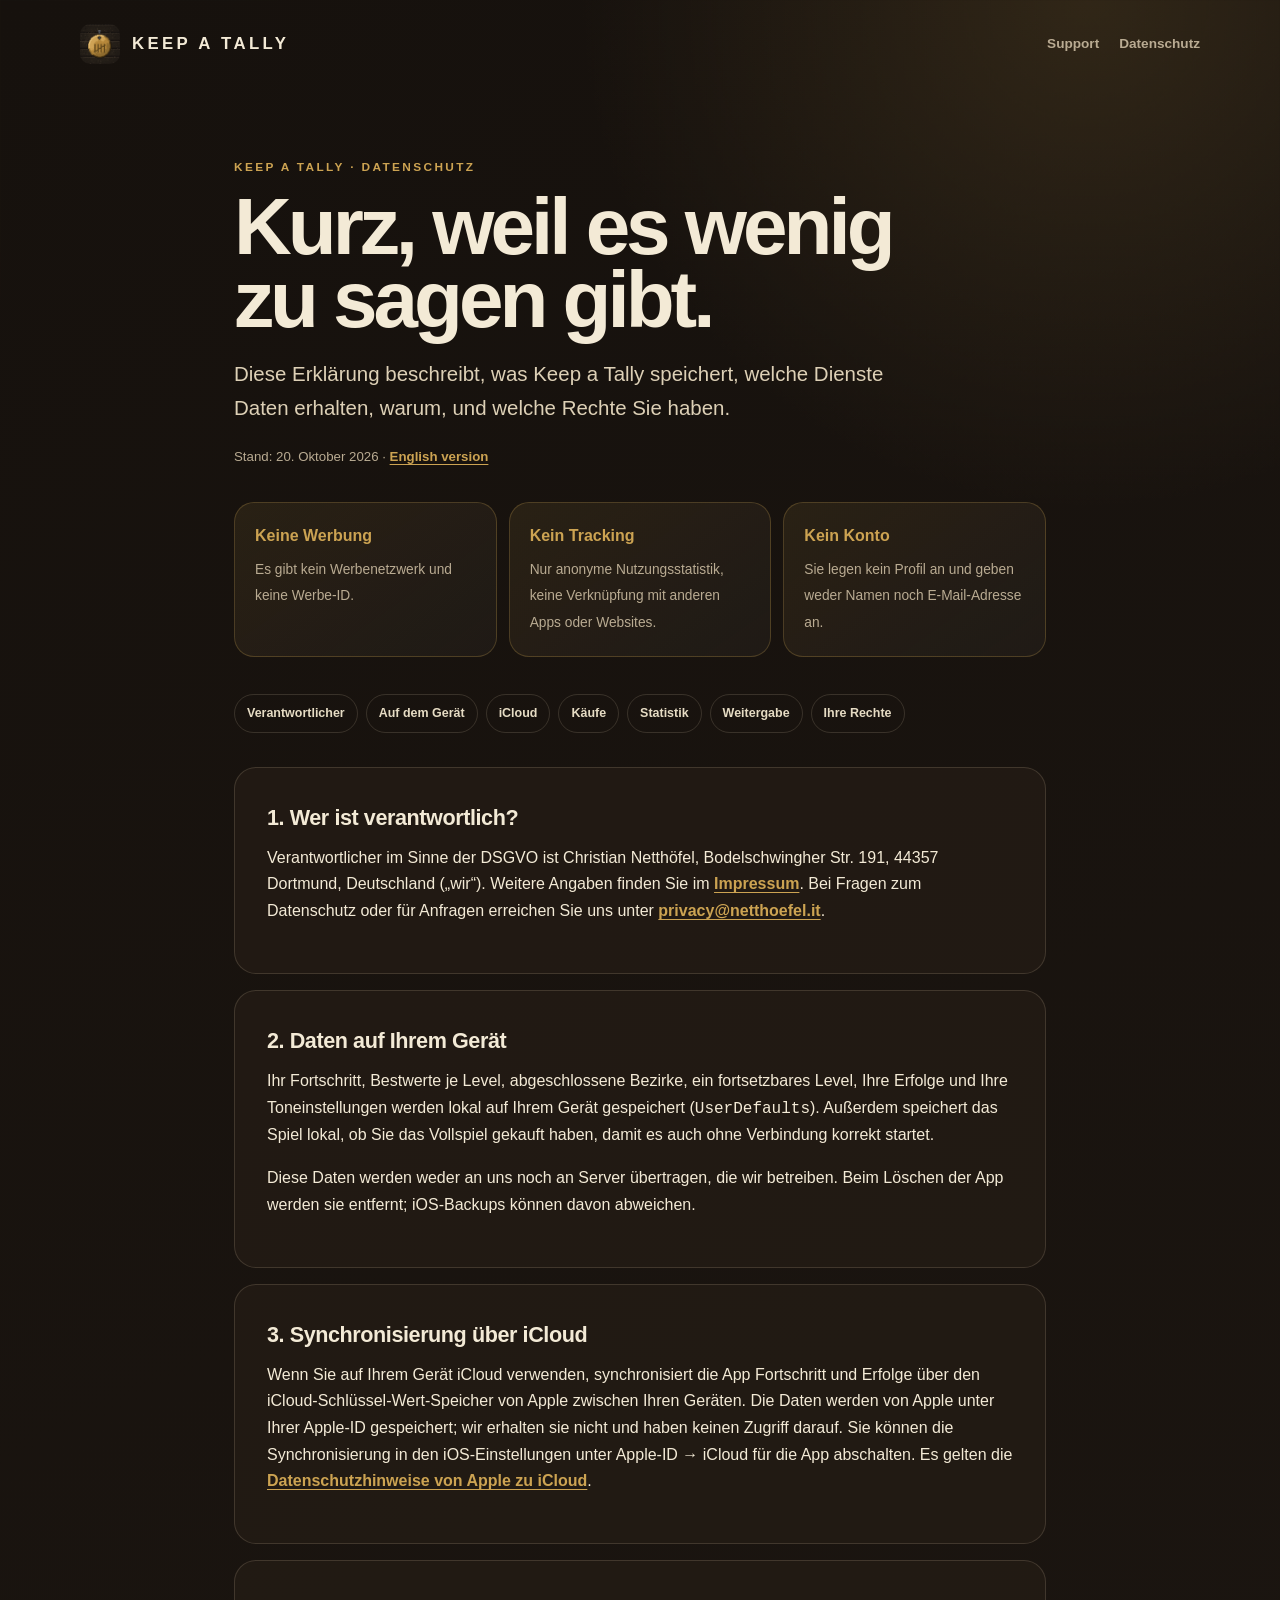
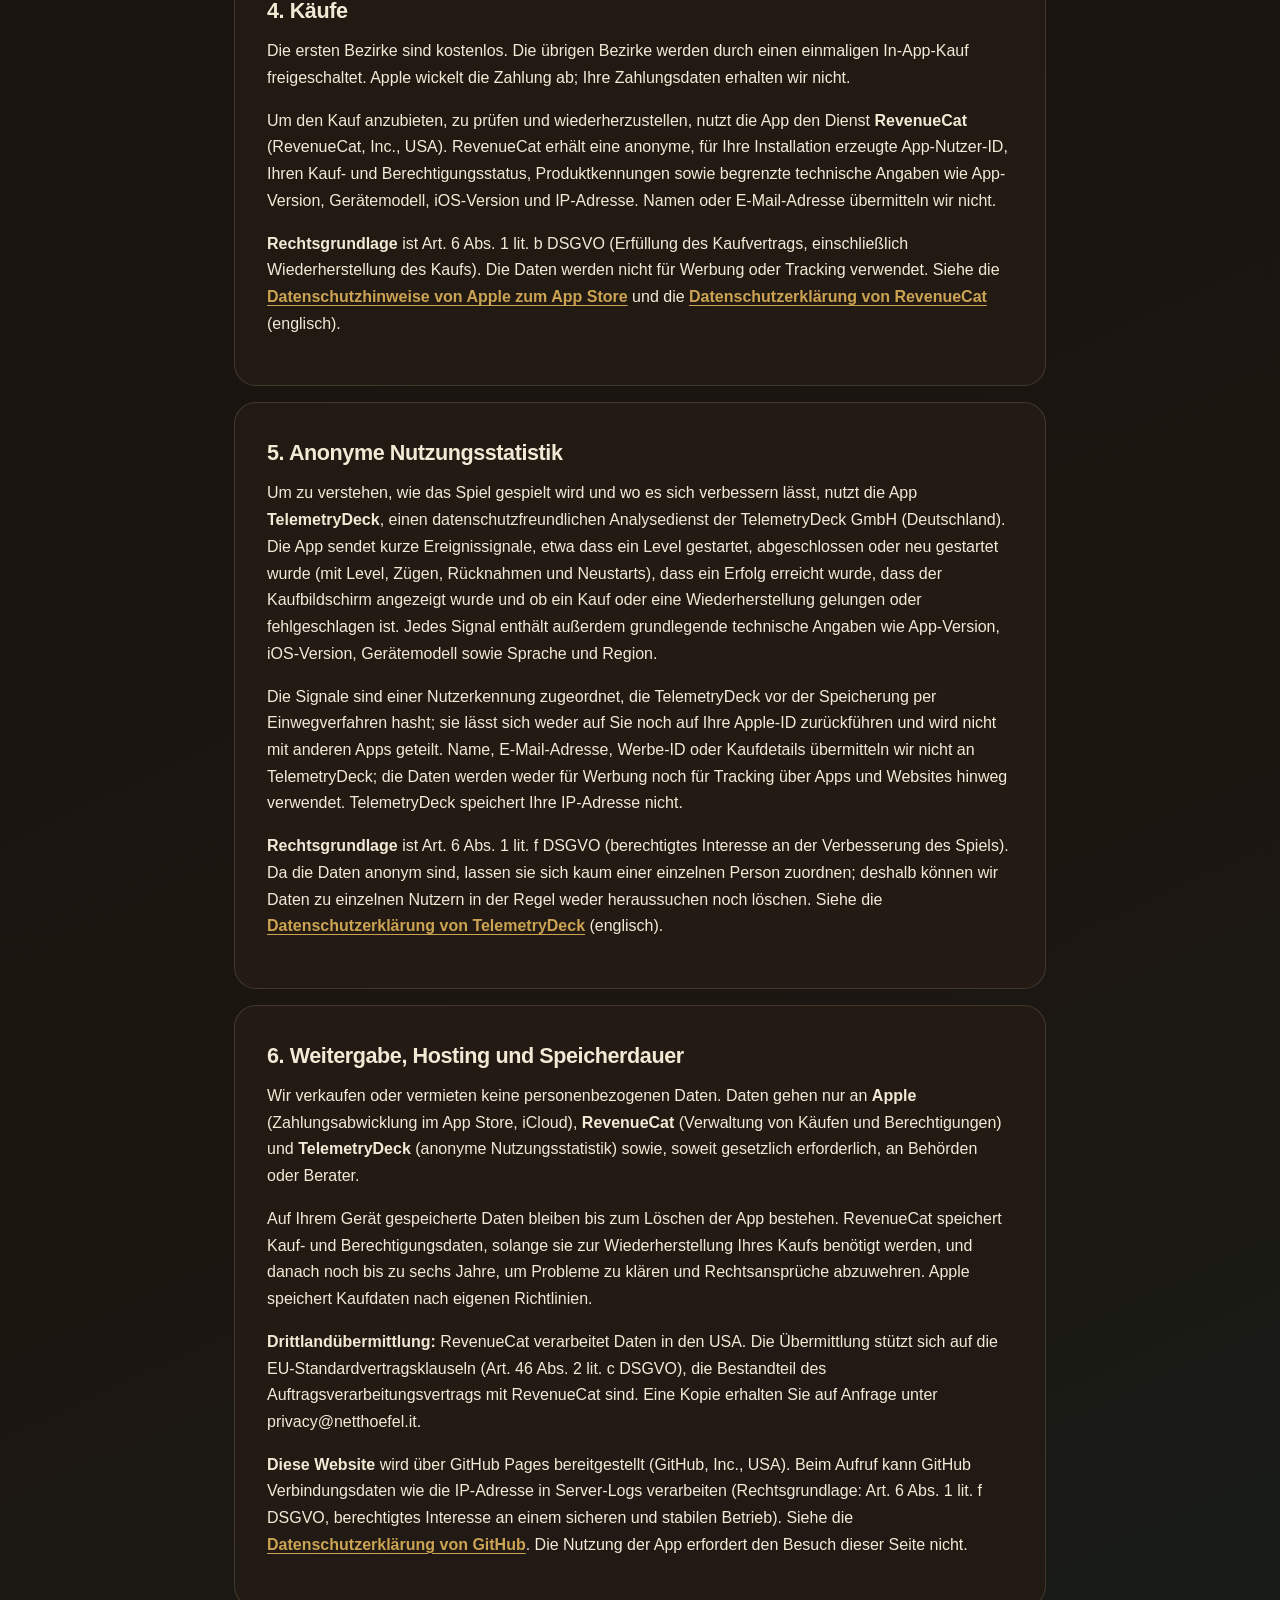
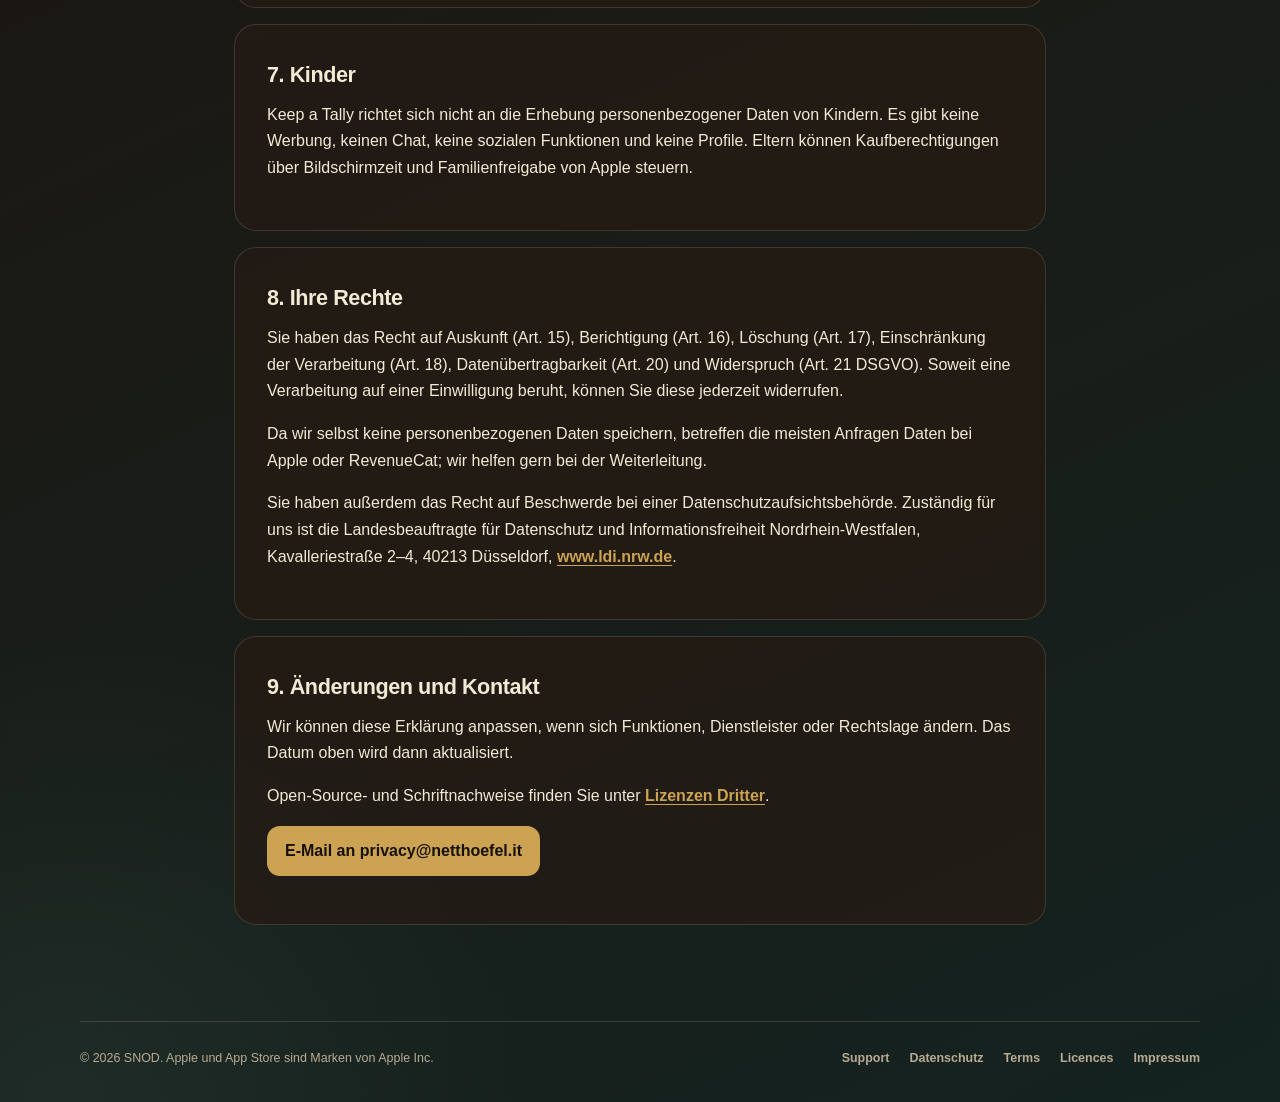
<file: tally/datenschutz.html>
<!doctype html>
<html lang="de">
<head>
  <meta charset="utf-8">
  <meta name="viewport" content="width=device-width, initial-scale=1">
  <meta name="theme-color" content="#16110d">
  <meta name="description" content="Datenschutzerklärung für das iOS-Spiel Keep a Tally.">
  <meta property="og:type" content="website">
  <meta property="og:title" content="Keep a Tally — Datenschutzerklärung">
  <meta property="og:description" content="Datenschutzerklärung für das iOS-Spiel Keep a Tally.">
  <meta property="og:url" content="https://hosting.snod.net/tally/datenschutz.html">
  <meta property="og:image" content="https://hosting.snod.net/tally/assets/app-icon.png">
  <meta name="twitter:card" content="summary">
  <link rel="alternate" hreflang="en" href="https://hosting.snod.net/tally/privacy-policy.html">
  <link rel="alternate" hreflang="de" href="https://hosting.snod.net/tally/datenschutz.html">
  <link rel="canonical" href="https://hosting.snod.net/tally/datenschutz.html">
  <link rel="icon" href="assets/apple-touch-icon.png">
  <link rel="apple-touch-icon" href="assets/apple-touch-icon.png">
  <link rel="stylesheet" href="assets/site.css">
  <title>Keep a Tally — Datenschutzerklärung</title>
</head>
<body>
  <a class="skip-link" href="#main">Zum Inhalt springen</a>
  <header class="site-header">
    <a class="brand" href="./" aria-label="Keep a Tally Startseite"><img src="assets/apple-touch-icon.png" alt="" width="40" height="40"><span>Keep a Tally</span></a>
    <nav aria-label="Hauptnavigation">
      <a href="support.html">Support</a>
      <a href="datenschutz.html">Datenschutz</a>
    </nav>
  </header>

  <main class="doc" id="main">
    <div class="eyebrow">Keep a Tally · Datenschutz</div>
    <h1>Kurz, weil es wenig zu sagen gibt.</h1>
    <p class="lead">Diese Erklärung beschreibt, was Keep a Tally speichert, welche Dienste Daten erhalten, warum, und welche Rechte Sie haben.</p>
    <p class="date">Stand: 20. Oktober 2026 · <a href="privacy-policy.html" hreflang="en" lang="en">English version</a></p>
    <div class="summary">
      <div class="badge"><b>Keine Werbung</b><span>Es gibt kein Werbenetzwerk und keine Werbe-ID.</span></div>
      <div class="badge"><b>Kein Tracking</b><span>Nur anonyme Nutzungsstatistik, keine Verknüpfung mit anderen Apps oder Websites.</span></div>
      <div class="badge"><b>Kein Konto</b><span>Sie legen kein Profil an und geben weder Namen noch E-Mail-Adresse an.</span></div>
    </div>
    <nav class="toc" aria-label="Inhalt"><a href="#controller">Verantwortlicher</a><a href="#device">Auf dem Gerät</a><a href="#icloud">iCloud</a><a href="#purchases">Käufe</a><a href="#analytics">Statistik</a><a href="#sharing">Weitergabe</a><a href="#rights">Ihre Rechte</a></nav>

    <section id="controller"><h2>1. Wer ist verantwortlich?</h2><p>Verantwortlicher im Sinne der DSGVO ist Christian Netthöfel, Bodelschwingher Str. 191, 44357 Dortmund, Deutschland („wir“). Weitere Angaben finden Sie im <a href="imprint.html">Impressum</a>. Bei Fragen zum Datenschutz oder für Anfragen erreichen Sie uns unter <a href="mailto:privacy@netthoefel.it">privacy@netthoefel.it</a>.</p></section>

    <section id="device"><h2>2. Daten auf Ihrem Gerät</h2><p>Ihr Fortschritt, Bestwerte je Level, abgeschlossene Bezirke, ein fortsetzbares Level, Ihre Erfolge und Ihre Toneinstellungen werden lokal auf Ihrem Gerät gespeichert (<code>UserDefaults</code>). Außerdem speichert das Spiel lokal, ob Sie das Vollspiel gekauft haben, damit es auch ohne Verbindung korrekt startet.</p><p>Diese Daten werden weder an uns noch an Server übertragen, die wir betreiben. Beim Löschen der App werden sie entfernt; iOS-Backups können davon abweichen.</p></section>

    <section id="icloud"><h2>3. Synchronisierung über iCloud</h2><p>Wenn Sie auf Ihrem Gerät iCloud verwenden, synchronisiert die App Fortschritt und Erfolge über den iCloud-Schlüssel-Wert-Speicher von Apple zwischen Ihren Geräten. Die Daten werden von Apple unter Ihrer Apple-ID gespeichert; wir erhalten sie nicht und haben keinen Zugriff darauf. Sie können die Synchronisierung in den iOS-Einstellungen unter Apple-ID → iCloud für die App abschalten. Es gelten die <a href="https://www.apple.com/de/legal/privacy/data/de/icloud/">Datenschutzhinweise von Apple zu iCloud</a>.</p></section>

    <section id="purchases"><h2>4. Käufe</h2><p>Die ersten Bezirke sind kostenlos. Die übrigen Bezirke werden durch einen einmaligen In-App-Kauf freigeschaltet. Apple wickelt die Zahlung ab; Ihre Zahlungsdaten erhalten wir nicht.</p><p>Um den Kauf anzubieten, zu prüfen und wiederherzustellen, nutzt die App den Dienst <strong>RevenueCat</strong> (RevenueCat, Inc., USA). RevenueCat erhält eine anonyme, für Ihre Installation erzeugte App-Nutzer-ID, Ihren Kauf- und Berechtigungsstatus, Produktkennungen sowie begrenzte technische Angaben wie App-Version, Gerätemodell, iOS-Version und IP-Adresse. Namen oder E-Mail-Adresse übermitteln wir nicht.</p><p><strong>Rechtsgrundlage</strong> ist Art. 6 Abs. 1 lit. b DSGVO (Erfüllung des Kaufvertrags, einschließlich Wiederherstellung des Kaufs). Die Daten werden nicht für Werbung oder Tracking verwendet. Siehe die <a href="https://www.apple.com/de/legal/privacy/data/de/app-store/">Datenschutzhinweise von Apple zum App Store</a> und die <a href="https://www.revenuecat.com/privacy/">Datenschutzerklärung von RevenueCat</a> (englisch).</p></section>

    <section id="analytics"><h2>5. Anonyme Nutzungsstatistik</h2><p>Um zu verstehen, wie das Spiel gespielt wird und wo es sich verbessern lässt, nutzt die App <strong>TelemetryDeck</strong>, einen datenschutzfreundlichen Analysedienst der TelemetryDeck GmbH (Deutschland). Die App sendet kurze Ereignissignale, etwa dass ein Level gestartet, abgeschlossen oder neu gestartet wurde (mit Level, Zügen, Rücknahmen und Neustarts), dass ein Erfolg erreicht wurde, dass der Kaufbildschirm angezeigt wurde und ob ein Kauf oder eine Wiederherstellung gelungen oder fehlgeschlagen ist. Jedes Signal enthält außerdem grundlegende technische Angaben wie App-Version, iOS-Version, Gerätemodell sowie Sprache und Region.</p><p>Die Signale sind einer Nutzerkennung zugeordnet, die TelemetryDeck vor der Speicherung per Einwegverfahren hasht; sie lässt sich weder auf Sie noch auf Ihre Apple-ID zurückführen und wird nicht mit anderen Apps geteilt. Name, E-Mail-Adresse, Werbe-ID oder Kaufdetails übermitteln wir nicht an TelemetryDeck; die Daten werden weder für Werbung noch für Tracking über Apps und Websites hinweg verwendet. TelemetryDeck speichert Ihre IP-Adresse nicht.</p><p><strong>Rechtsgrundlage</strong> ist Art. 6 Abs. 1 lit. f DSGVO (berechtigtes Interesse an der Verbesserung des Spiels). Da die Daten anonym sind, lassen sie sich kaum einer einzelnen Person zuordnen; deshalb können wir Daten zu einzelnen Nutzern in der Regel weder heraussuchen noch löschen. Siehe die <a href="https://telemetrydeck.com/privacy/">Datenschutzerklärung von TelemetryDeck</a> (englisch).</p></section>

    <section id="sharing"><h2>6. Weitergabe, Hosting und Speicherdauer</h2><p>Wir verkaufen oder vermieten keine personenbezogenen Daten. Daten gehen nur an <strong>Apple</strong> (Zahlungsabwicklung im App Store, iCloud), <strong>RevenueCat</strong> (Verwaltung von Käufen und Berechtigungen) und <strong>TelemetryDeck</strong> (anonyme Nutzungsstatistik) sowie, soweit gesetzlich erforderlich, an Behörden oder Berater.</p><p>Auf Ihrem Gerät gespeicherte Daten bleiben bis zum Löschen der App bestehen. RevenueCat speichert Kauf- und Berechtigungsdaten, solange sie zur Wiederherstellung Ihres Kaufs benötigt werden, und danach noch bis zu sechs Jahre, um Probleme zu klären und Rechtsansprüche abzuwehren. Apple speichert Kaufdaten nach eigenen Richtlinien.</p><p><strong>Drittlandübermittlung:</strong> RevenueCat verarbeitet Daten in den USA. Die Übermittlung stützt sich auf die EU-Standardvertragsklauseln (Art. 46 Abs. 2 lit. c DSGVO), die Bestandteil des Auftragsverarbeitungsvertrags mit RevenueCat sind. Eine Kopie erhalten Sie auf Anfrage unter privacy@netthoefel.it.</p><p><strong>Diese Website</strong> wird über GitHub Pages bereitgestellt (GitHub, Inc., USA). Beim Aufruf kann GitHub Verbindungsdaten wie die IP-Adresse in Server-Logs verarbeiten (Rechtsgrundlage: Art. 6 Abs. 1 lit. f DSGVO, berechtigtes Interesse an einem sicheren und stabilen Betrieb). Siehe die <a href="https://docs.github.com/de/site-policy/privacy-policies/github-general-privacy-statement">Datenschutzerklärung von GitHub</a>. Die Nutzung der App erfordert den Besuch dieser Seite nicht.</p></section>

    <section id="children"><h2>7. Kinder</h2><p>Keep a Tally richtet sich nicht an die Erhebung personenbezogener Daten von Kindern. Es gibt keine Werbung, keinen Chat, keine sozialen Funktionen und keine Profile. Eltern können Kaufberechtigungen über Bildschirmzeit und Familienfreigabe von Apple steuern.</p></section>

    <section id="rights"><h2>8. Ihre Rechte</h2><p>Sie haben das Recht auf Auskunft (Art. 15), Berichtigung (Art. 16), Löschung (Art. 17), Einschränkung der Verarbeitung (Art. 18), Datenübertragbarkeit (Art. 20) und Widerspruch (Art. 21 DSGVO). Soweit eine Verarbeitung auf einer Einwilligung beruht, können Sie diese jederzeit widerrufen.</p><p>Da wir selbst keine personenbezogenen Daten speichern, betreffen die meisten Anfragen Daten bei Apple oder RevenueCat; wir helfen gern bei der Weiterleitung.</p><p>Sie haben außerdem das Recht auf Beschwerde bei einer Datenschutzaufsichtsbehörde. Zuständig für uns ist die Landesbeauftragte für Datenschutz und Informationsfreiheit Nordrhein-Westfalen, Kavalleriestraße 2–4, 40213 Düsseldorf, <a href="https://www.ldi.nrw.de">www.ldi.nrw.de</a>.</p></section>

    <section id="changes"><h2>9. Änderungen und Kontakt</h2><p>Wir können diese Erklärung anpassen, wenn sich Funktionen, Dienstleister oder Rechtslage ändern. Das Datum oben wird dann aktualisiert.</p><p>Open-Source- und Schriftnachweise finden Sie unter <a href="licenses.html">Lizenzen Dritter</a>.</p><p><a class="contact" href="mailto:privacy@netthoefel.it">E-Mail an privacy@netthoefel.it</a></p></section>
  </main>

  <footer>
    <p>© 2026 SNOD. Apple und App Store sind Marken von Apple Inc.</p>
    <div class="footer-links">
      <a href="support.html">Support</a>
      <a href="datenschutz.html">Datenschutz</a>
      <a href="terms.html">Terms</a>
      <a href="licenses.html">Licences</a>
      <a href="imprint.html">Impressum</a>
    </div>
  </footer>
</body>
</html>
</file>
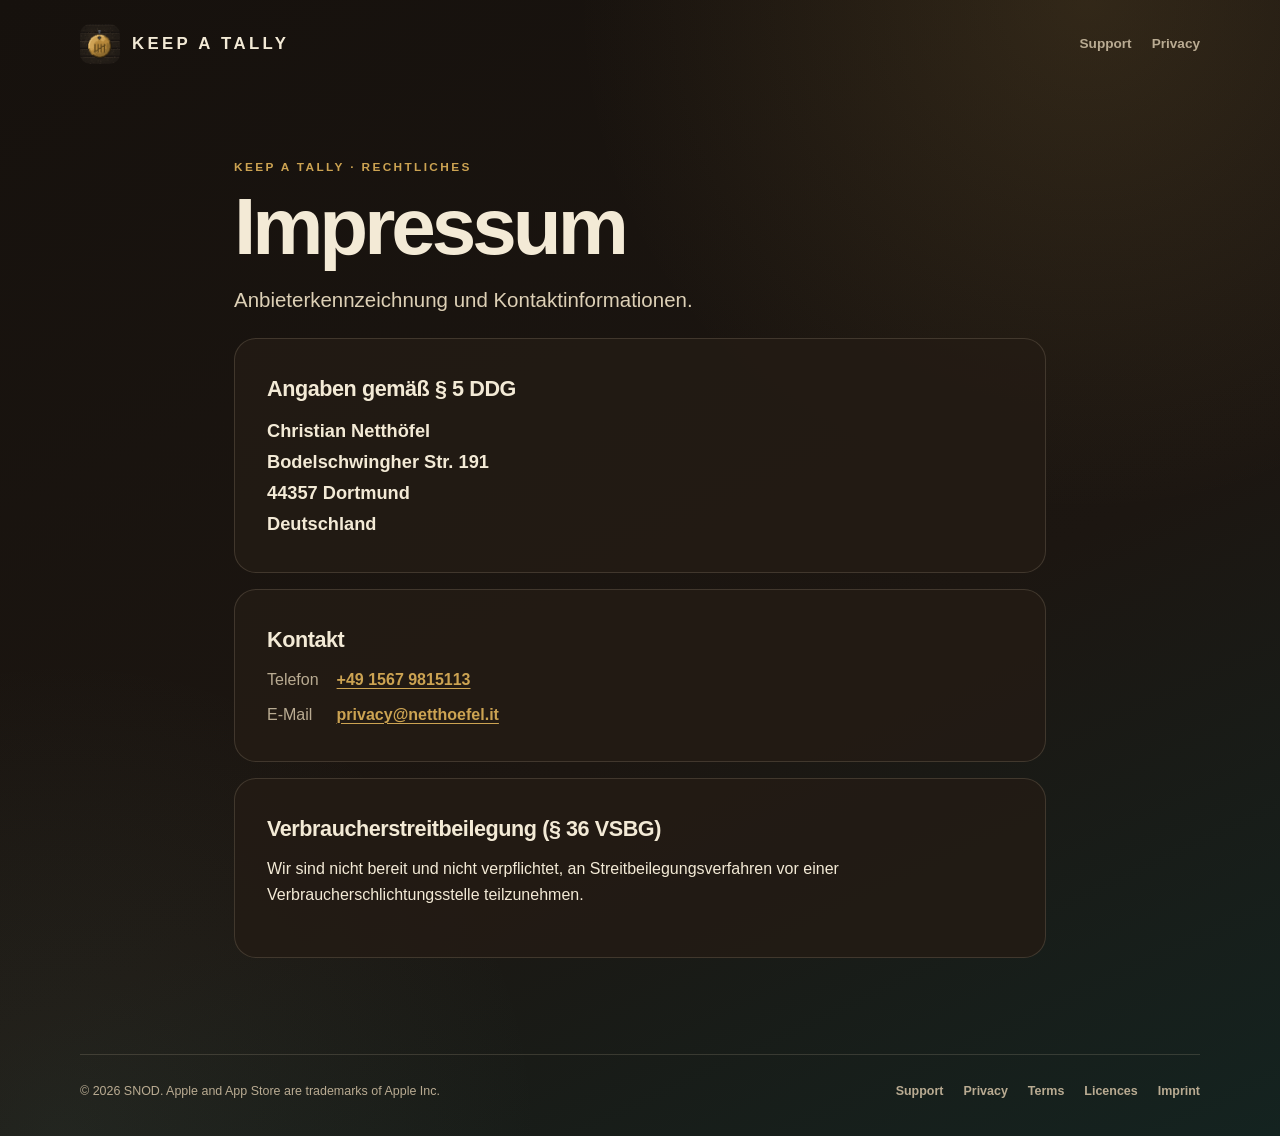
<file: tally/imprint.html>
<!doctype html>
<html lang="de">
<head>
  <meta charset="utf-8">
  <meta name="viewport" content="width=device-width, initial-scale=1">
  <meta name="theme-color" content="#16110d">
  <meta name="description" content="Impressum für Keep a Tally.">
  <meta property="og:type" content="website">
  <meta property="og:title" content="Keep a Tally — Impressum">
  <meta property="og:description" content="Impressum für Keep a Tally.">
  <meta property="og:url" content="https://hosting.snod.net/tally/imprint.html">
  <meta property="og:image" content="https://hosting.snod.net/tally/assets/app-icon.png">
  <meta name="twitter:card" content="summary">
  <link rel="canonical" href="https://hosting.snod.net/tally/imprint.html">
  <link rel="icon" href="assets/apple-touch-icon.png">
  <link rel="apple-touch-icon" href="assets/apple-touch-icon.png">
  <link rel="stylesheet" href="assets/site.css">
  <title>Keep a Tally — Impressum</title>
</head>
<body>
  <a class="skip-link" href="#main">Skip to content</a>
  <header class="site-header">
    <a class="brand" href="./" aria-label="Keep a Tally home"><img src="assets/apple-touch-icon.png" alt="" width="40" height="40"><span>Keep a Tally</span></a>
    <nav aria-label="Main navigation">
      <a href="support.html">Support</a>
      <a href="privacy-policy.html">Privacy</a>
    </nav>
  </header>

  <main class="doc" id="main">
    <div class="eyebrow">Keep a Tally · Rechtliches</div>
    <h1>Impressum</h1>
    <p class="lead">Anbieterkennzeichnung und Kontaktinformationen.</p>
    <section><h2>Angaben gemäß § 5 DDG</h2><div class="identity">Christian Netthöfel<br>Bodelschwingher Str. 191<br>44357 Dortmund<br>Deutschland</div></section>
    <section><h2>Kontakt</h2><div class="contact-grid"><span>Telefon</span><a href="tel:+4915679815113">+49 1567 9815113</a><span>E-Mail</span><a href="mailto:privacy@netthoefel.it">privacy@netthoefel.it</a></div></section>
    <section><h2>Verbraucherstreitbeilegung (§ 36 VSBG)</h2><p>Wir sind nicht bereit und nicht verpflichtet, an Streitbeilegungsverfahren vor einer Verbraucherschlichtungsstelle teilzunehmen.</p></section>
  </main>

  <footer>
    <p>© 2026 SNOD. Apple and App Store are trademarks of Apple Inc.</p>
    <div class="footer-links">
      <a href="support.html">Support</a>
      <a href="privacy-policy.html">Privacy</a>
      <a href="terms.html">Terms</a>
      <a href="licenses.html">Licences</a>
      <a href="imprint.html">Imprint</a>
    </div>
  </footer>
</body>
</html>
</file>
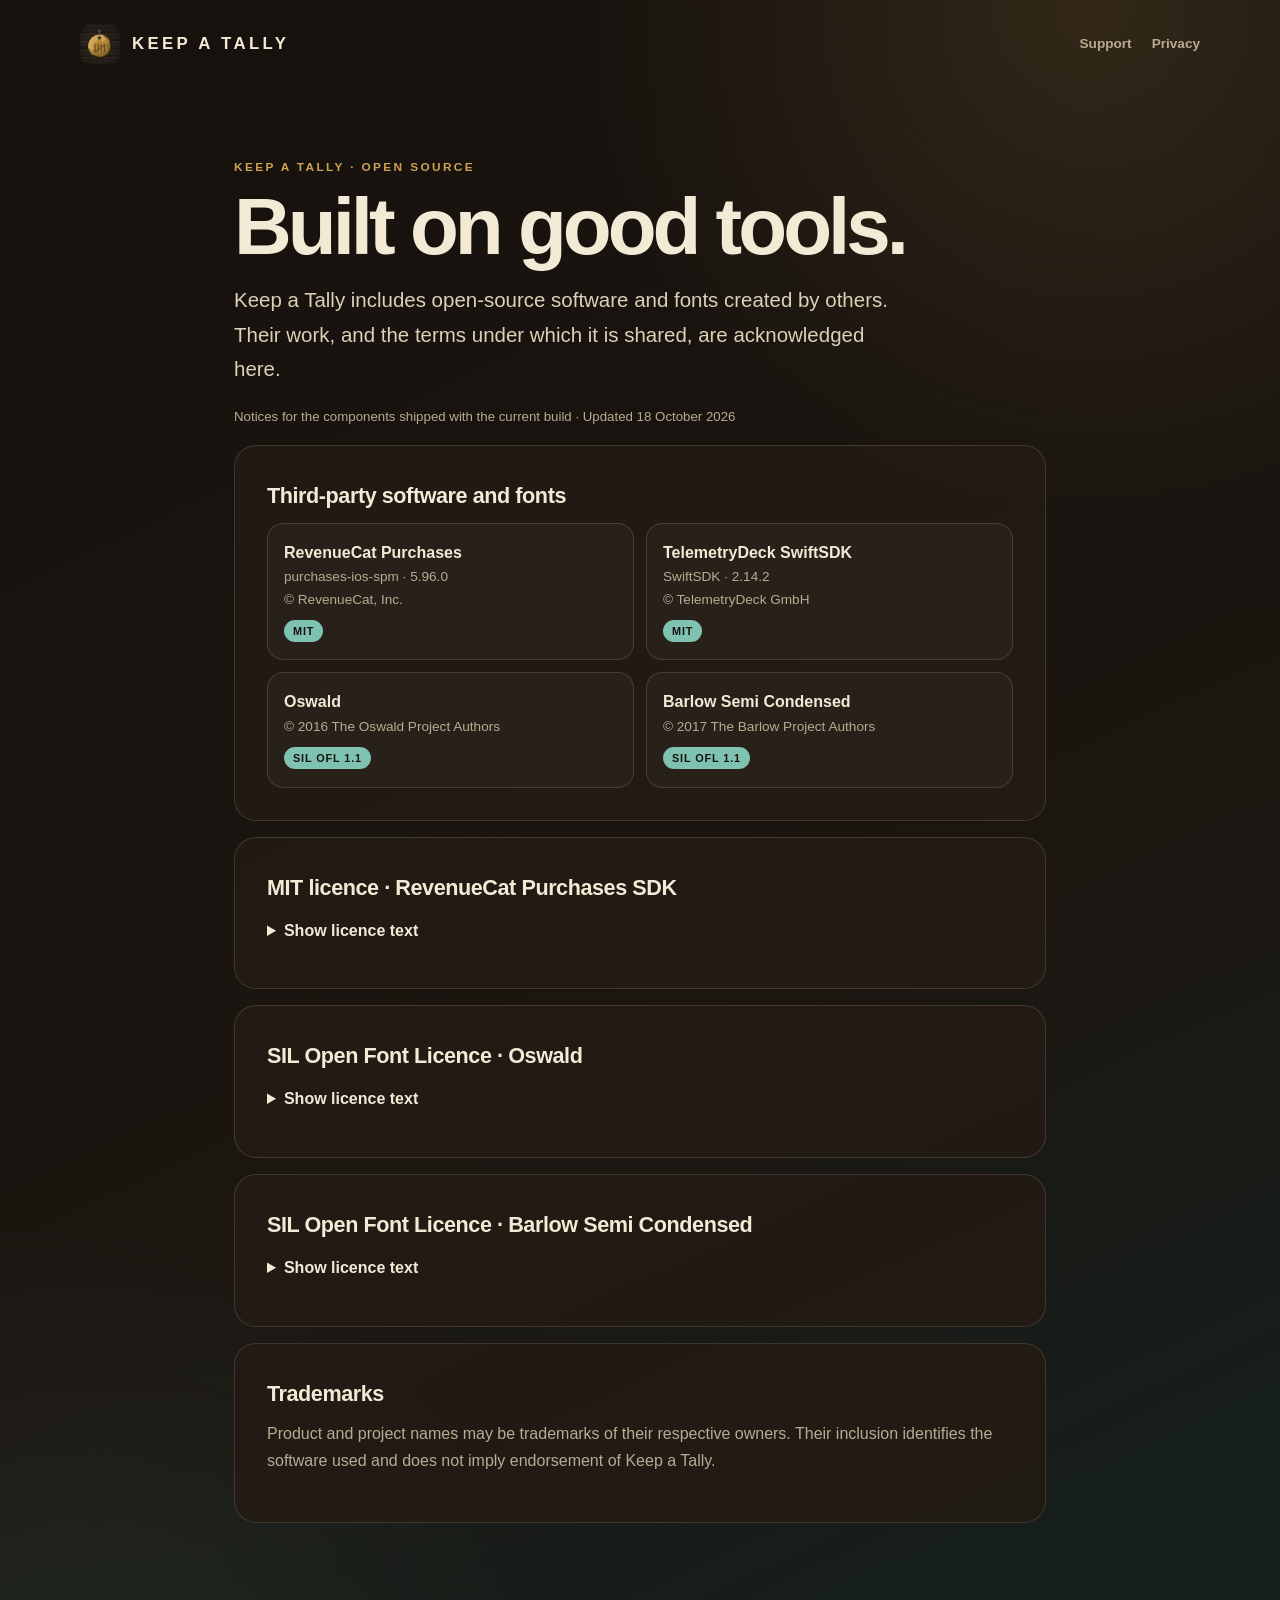
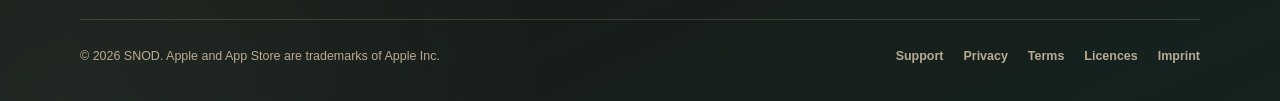
<file: tally/licenses.html>
<!doctype html>
<html lang="en">
<head>
  <meta charset="utf-8">
  <meta name="viewport" content="width=device-width, initial-scale=1">
  <meta name="theme-color" content="#16110d">
  <meta name="description" content="Third-party licences and attributions for Keep a Tally.">
  <meta property="og:type" content="website">
  <meta property="og:title" content="Keep a Tally — Third-party licences">
  <meta property="og:description" content="Third-party licences and attributions for Keep a Tally.">
  <meta property="og:url" content="https://hosting.snod.net/tally/licenses.html">
  <meta property="og:image" content="https://hosting.snod.net/tally/assets/app-icon.png">
  <meta name="twitter:card" content="summary">
  <link rel="canonical" href="https://hosting.snod.net/tally/licenses.html">
  <link rel="icon" href="assets/apple-touch-icon.png">
  <link rel="apple-touch-icon" href="assets/apple-touch-icon.png">
  <link rel="stylesheet" href="assets/site.css">
  <title>Keep a Tally — Third-party licences</title>
</head>
<body>
  <a class="skip-link" href="#main">Skip to content</a>
  <header class="site-header">
    <a class="brand" href="./" aria-label="Keep a Tally home"><img src="assets/apple-touch-icon.png" alt="" width="40" height="40"><span>Keep a Tally</span></a>
    <nav aria-label="Main navigation">
      <a href="support.html">Support</a>
      <a href="privacy-policy.html">Privacy</a>
    </nav>
  </header>

  <main class="doc" id="main">
    <div class="eyebrow">Keep a Tally · Open source</div>
    <h1>Built on good tools.</h1>
    <p class="lead">Keep a Tally includes open-source software and fonts created by others. Their work, and the terms under which it is shared, are acknowledged here.</p>
    <p class="date">Notices for the components shipped with the current build · Updated 18 October 2026</p>
    <section id="software"><h2>Third-party software and fonts</h2>
      <div class="packages">
        <div class="package"><b>RevenueCat Purchases</b><span>purchases-ios-spm · 5.96.0<br>© RevenueCat, Inc.</span><div class="tag">MIT</div></div>
        <div class="package"><b>TelemetryDeck SwiftSDK</b><span>SwiftSDK · 2.14.2<br>© TelemetryDeck GmbH</span><div class="tag">MIT</div></div>
        <div class="package"><b>Oswald</b><span>© 2016 The Oswald Project Authors</span><div class="tag">SIL OFL 1.1</div></div>
        <div class="package"><b>Barlow Semi Condensed</b><span>© 2017 The Barlow Project Authors</span><div class="tag">SIL OFL 1.1</div></div>
      </div>
    </section>
    <section id="mit"><h2>MIT licence · RevenueCat Purchases SDK</h2>
      <details><summary>Show licence text</summary><pre>MIT License

Copyright (c) RevenueCat, Inc.

Permission is hereby granted, free of charge, to any person obtaining a copy
of this software and associated documentation files (the “Software”), to deal
in the Software without restriction, including without limitation the rights
to use, copy, modify, merge, publish, distribute, sublicense, and/or sell
copies of the Software, and to permit persons to whom the Software is
furnished to do so, subject to the following conditions:

The above copyright notice and this permission notice shall be included in all
copies or substantial portions of the Software.

THE SOFTWARE IS PROVIDED “AS IS”, WITHOUT WARRANTY OF ANY KIND, EXPRESS OR
IMPLIED, INCLUDING BUT NOT LIMITED TO THE WARRANTIES OF MERCHANTABILITY,
FITNESS FOR A PARTICULAR PURPOSE AND NONINFRINGEMENT. IN NO EVENT SHALL THE
AUTHORS OR COPYRIGHT HOLDERS BE LIABLE FOR ANY CLAIM, DAMAGES OR OTHER
LIABILITY, WHETHER IN AN ACTION OF CONTRACT, TORT OR OTHERWISE, ARISING FROM,
OUT OF OR IN CONNECTION WITH THE SOFTWARE OR THE USE OR OTHER DEALINGS IN THE
SOFTWARE.</pre></details>
    </section>
    <section id="oswald"><h2>SIL Open Font Licence · Oswald</h2>
      <details><summary>Show licence text</summary><pre>Copyright 2016 The Oswald Project Authors (https://github.com/googlefonts/OswaldFont)

This Font Software is licensed under the SIL Open Font License, Version 1.1.
This license is copied below, and is also available with a FAQ at:
https://scripts.sil.org/OFL


-----------------------------------------------------------
SIL OPEN FONT LICENSE Version 1.1 - 26 February 2007
-----------------------------------------------------------

PREAMBLE
The goals of the Open Font License (OFL) are to stimulate worldwide
development of collaborative font projects, to support the font creation
efforts of academic and linguistic communities, and to provide a free and
open framework in which fonts may be shared and improved in partnership
with others.

The OFL allows the licensed fonts to be used, studied, modified and
redistributed freely as long as they are not sold by themselves. The
fonts, including any derivative works, can be bundled, embedded,
redistributed and/or sold with any software provided that any reserved
names are not used by derivative works. The fonts and derivatives,
however, cannot be released under any other type of license. The
requirement for fonts to remain under this license does not apply
to any document created using the fonts or their derivatives.

DEFINITIONS
"Font Software" refers to the set of files released by the Copyright
Holder(s) under this license and clearly marked as such. This may
include source files, build scripts and documentation.

"Reserved Font Name" refers to any names specified as such after the
copyright statement(s).

"Original Version" refers to the collection of Font Software components as
distributed by the Copyright Holder(s).

"Modified Version" refers to any derivative made by adding to, deleting,
or substituting -- in part or in whole -- any of the components of the
Original Version, by changing formats or by porting the Font Software to a
new environment.

"Author" refers to any designer, engineer, programmer, technical
writer or other person who contributed to the Font Software.

PERMISSION & CONDITIONS
Permission is hereby granted, free of charge, to any person obtaining
a copy of the Font Software, to use, study, copy, merge, embed, modify,
redistribute, and sell modified and unmodified copies of the Font
Software, subject to the following conditions:

1) Neither the Font Software nor any of its individual components,
in Original or Modified Versions, may be sold by itself.

2) Original or Modified Versions of the Font Software may be bundled,
redistributed and/or sold with any software, provided that each copy
contains the above copyright notice and this license. These can be
included either as stand-alone text files, human-readable headers or
in the appropriate machine-readable metadata fields within text or
binary files as long as those fields can be easily viewed by the user.

3) No Modified Version of the Font Software may use the Reserved Font
Name(s) unless explicit written permission is granted by the corresponding
Copyright Holder. This restriction only applies to the primary font name as
presented to the users.

4) The name(s) of the Copyright Holder(s) or the Author(s) of the Font
Software shall not be used to promote, endorse or advertise any
Modified Version, except to acknowledge the contribution(s) of the
Copyright Holder(s) and the Author(s) or with their explicit written
permission.

5) The Font Software, modified or unmodified, in part or in whole,
must be distributed entirely under this license, and must not be
distributed under any other license. The requirement for fonts to
remain under this license does not apply to any document created
using the Font Software.

TERMINATION
This license becomes null and void if any of the above conditions are
not met.

DISCLAIMER
THE FONT SOFTWARE IS PROVIDED "AS IS", WITHOUT WARRANTY OF ANY KIND,
EXPRESS OR IMPLIED, INCLUDING BUT NOT LIMITED TO ANY WARRANTIES OF
MERCHANTABILITY, FITNESS FOR A PARTICULAR PURPOSE AND NONINFRINGEMENT
OF COPYRIGHT, PATENT, TRADEMARK, OR OTHER RIGHT. IN NO EVENT SHALL THE
COPYRIGHT HOLDER BE LIABLE FOR ANY CLAIM, DAMAGES OR OTHER LIABILITY,
INCLUDING ANY GENERAL, SPECIAL, INDIRECT, INCIDENTAL, OR CONSEQUENTIAL
DAMAGES, WHETHER IN AN ACTION OF CONTRACT, TORT OR OTHERWISE, ARISING
FROM, OUT OF THE USE OR INABILITY TO USE THE FONT SOFTWARE OR FROM
OTHER DEALINGS IN THE FONT SOFTWARE.</pre></details>
    </section>
    <section id="barlow"><h2>SIL Open Font Licence · Barlow Semi Condensed</h2>
      <details><summary>Show licence text</summary><pre>Copyright 2017 The Barlow Project Authors (https://github.com/jpt/barlow)

This Font Software is licensed under the SIL Open Font License, Version 1.1.
This license is copied below, and is also available with a FAQ at:
http://scripts.sil.org/OFL


-----------------------------------------------------------
SIL OPEN FONT LICENSE Version 1.1 - 26 February 2007
-----------------------------------------------------------

PREAMBLE
The goals of the Open Font License (OFL) are to stimulate worldwide
development of collaborative font projects, to support the font creation
efforts of academic and linguistic communities, and to provide a free and
open framework in which fonts may be shared and improved in partnership
with others.

The OFL allows the licensed fonts to be used, studied, modified and
redistributed freely as long as they are not sold by themselves. The
fonts, including any derivative works, can be bundled, embedded,
redistributed and/or sold with any software provided that any reserved
names are not used by derivative works. The fonts and derivatives,
however, cannot be released under any other type of license. The
requirement for fonts to remain under this license does not apply
to any document created using the fonts or their derivatives.

DEFINITIONS
"Font Software" refers to the set of files released by the Copyright
Holder(s) under this license and clearly marked as such. This may
include source files, build scripts and documentation.

"Reserved Font Name" refers to any names specified as such after the
copyright statement(s).

"Original Version" refers to the collection of Font Software components as
distributed by the Copyright Holder(s).

"Modified Version" refers to any derivative made by adding to, deleting,
or substituting -- in part or in whole -- any of the components of the
Original Version, by changing formats or by porting the Font Software to a
new environment.

"Author" refers to any designer, engineer, programmer, technical
writer or other person who contributed to the Font Software.

PERMISSION & CONDITIONS
Permission is hereby granted, free of charge, to any person obtaining
a copy of the Font Software, to use, study, copy, merge, embed, modify,
redistribute, and sell modified and unmodified copies of the Font
Software, subject to the following conditions:

1) Neither the Font Software nor any of its individual components,
in Original or Modified Versions, may be sold by itself.

2) Original or Modified Versions of the Font Software may be bundled,
redistributed and/or sold with any software, provided that each copy
contains the above copyright notice and this license. These can be
included either as stand-alone text files, human-readable headers or
in the appropriate machine-readable metadata fields within text or
binary files as long as those fields can be easily viewed by the user.

3) No Modified Version of the Font Software may use the Reserved Font
Name(s) unless explicit written permission is granted by the corresponding
Copyright Holder. This restriction only applies to the primary font name as
presented to the users.

4) The name(s) of the Copyright Holder(s) or the Author(s) of the Font
Software shall not be used to promote, endorse or advertise any
Modified Version, except to acknowledge the contribution(s) of the
Copyright Holder(s) and the Author(s) or with their explicit written
permission.

5) The Font Software, modified or unmodified, in part or in whole,
must be distributed entirely under this license, and must not be
distributed under any other license. The requirement for fonts to
remain under this license does not apply to any document created
using the Font Software.

TERMINATION
This license becomes null and void if any of the above conditions are
not met.

DISCLAIMER
THE FONT SOFTWARE IS PROVIDED "AS IS", WITHOUT WARRANTY OF ANY KIND,
EXPRESS OR IMPLIED, INCLUDING BUT NOT LIMITED TO ANY WARRANTIES OF
MERCHANTABILITY, FITNESS FOR A PARTICULAR PURPOSE AND NONINFRINGEMENT
OF COPYRIGHT, PATENT, TRADEMARK, OR OTHER RIGHT. IN NO EVENT SHALL THE
COPYRIGHT HOLDER BE LIABLE FOR ANY CLAIM, DAMAGES OR OTHER LIABILITY,
INCLUDING ANY GENERAL, SPECIAL, INDIRECT, INCIDENTAL, OR CONSEQUENTIAL
DAMAGES, WHETHER IN AN ACTION OF CONTRACT, TORT OR OTHERWISE, ARISING
FROM, OUT OF THE USE OR INABILITY TO USE THE FONT SOFTWARE OR FROM
OTHER DEALINGS IN THE FONT SOFTWARE.</pre></details>
    </section>
    <section><h2>Trademarks</h2><p class="muted">Product and project names may be trademarks of their respective owners. Their inclusion identifies the software used and does not imply endorsement of Keep a Tally.</p></section>
  </main>

  <footer>
    <p>© 2026 SNOD. Apple and App Store are trademarks of Apple Inc.</p>
    <div class="footer-links">
      <a href="support.html">Support</a>
      <a href="privacy-policy.html">Privacy</a>
      <a href="terms.html">Terms</a>
      <a href="licenses.html">Licences</a>
      <a href="imprint.html">Imprint</a>
    </div>
  </footer>
</body>
</html>
</file>
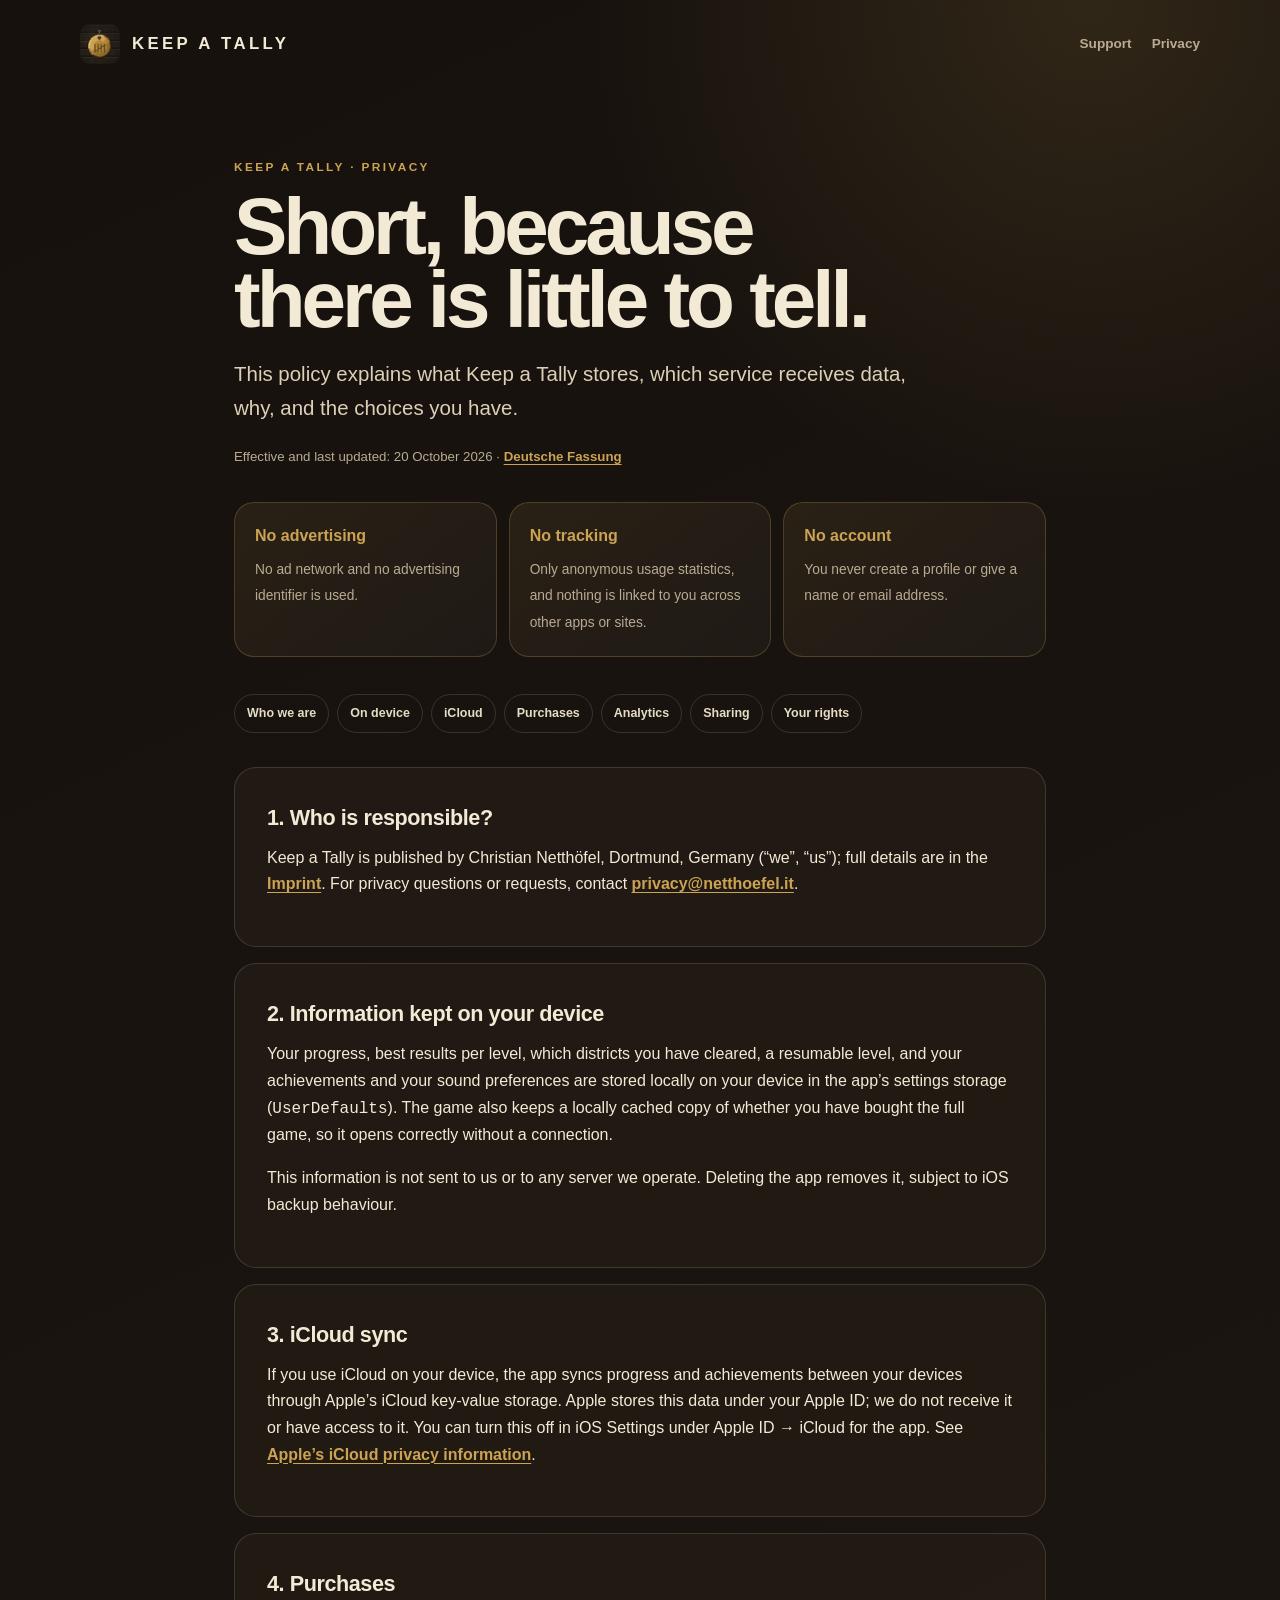
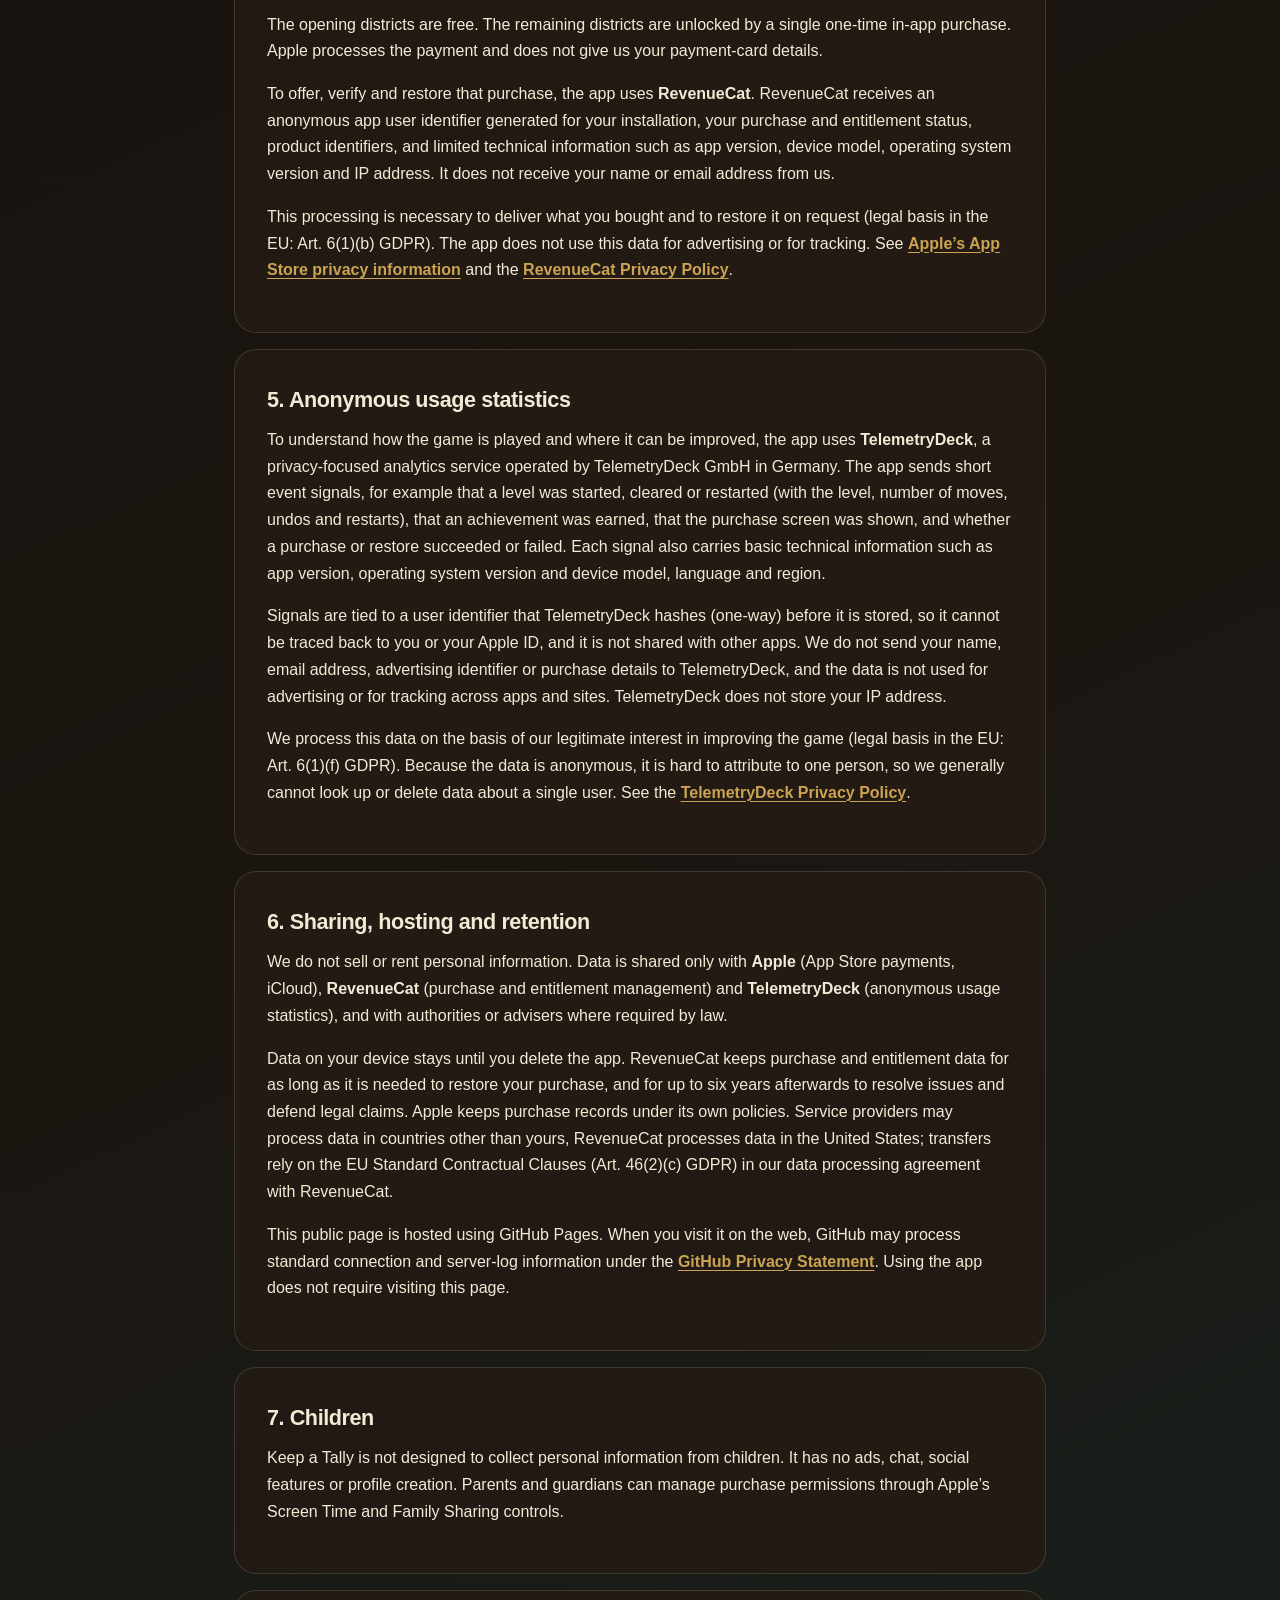
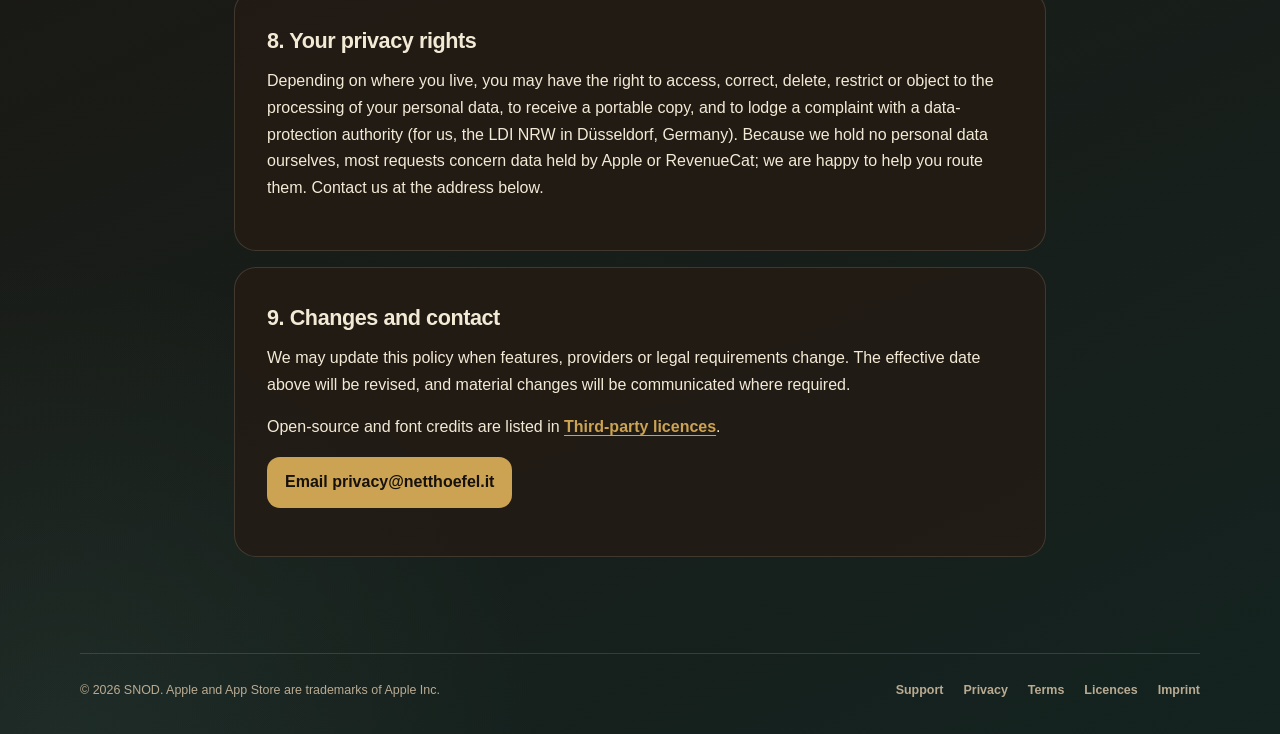
<file: tally/privacy-policy.html>
<!doctype html>
<html lang="en">
<head>
  <meta charset="utf-8">
  <meta name="viewport" content="width=device-width, initial-scale=1">
  <meta name="theme-color" content="#16110d">
  <meta name="description" content="Privacy Policy for the Keep a Tally iOS game.">
  <meta property="og:type" content="website">
  <meta property="og:title" content="Keep a Tally — Privacy Policy">
  <meta property="og:description" content="Privacy Policy for the Keep a Tally iOS game.">
  <meta property="og:url" content="https://hosting.snod.net/tally/privacy-policy.html">
  <meta property="og:image" content="https://hosting.snod.net/tally/assets/app-icon.png">
  <meta name="twitter:card" content="summary">
  <link rel="canonical" href="https://hosting.snod.net/tally/privacy-policy.html">
  <link rel="icon" href="assets/apple-touch-icon.png">
  <link rel="apple-touch-icon" href="assets/apple-touch-icon.png">
  <link rel="stylesheet" href="assets/site.css">
  <title>Keep a Tally — Privacy Policy</title>
</head>
<body>
  <a class="skip-link" href="#main">Skip to content</a>
  <header class="site-header">
    <a class="brand" href="./" aria-label="Keep a Tally home"><img src="assets/apple-touch-icon.png" alt="" width="40" height="40"><span>Keep a Tally</span></a>
    <nav aria-label="Main navigation">
      <a href="support.html">Support</a>
      <a href="privacy-policy.html">Privacy</a>
    </nav>
  </header>

  <main class="doc" id="main">
    <div class="eyebrow">Keep a Tally · Privacy</div>
    <h1>Short, because there is little to tell.</h1>
    <p class="lead">This policy explains what Keep a Tally stores, which service receives data, why, and the choices you have.</p>
    <p class="date">Effective and last updated: 20 October 2026 · <a href="datenschutz.html" hreflang="de" lang="de">Deutsche Fassung</a></p>
    <div class="summary">
      <div class="badge"><b>No advertising</b><span>No ad network and no advertising identifier is used.</span></div>
      <div class="badge"><b>No tracking</b><span>Only anonymous usage statistics, and nothing is linked to you across other apps or sites.</span></div>
      <div class="badge"><b>No account</b><span>You never create a profile or give a name or email address.</span></div>
    </div>
    <nav class="toc" aria-label="Contents"><a href="#controller">Who we are</a><a href="#device">On device</a><a href="#icloud">iCloud</a><a href="#purchases">Purchases</a><a href="#analytics">Analytics</a><a href="#sharing">Sharing</a><a href="#rights">Your rights</a></nav>
    <section id="controller"><h2>1. Who is responsible?</h2><p>Keep a Tally is published by Christian Netthöfel, Dortmund, Germany (“we”, “us”); full details are in the <a href="imprint.html">Imprint</a>. For privacy questions or requests, contact <a href="mailto:privacy@netthoefel.it">privacy@netthoefel.it</a>.</p></section><section id="device"><h2>2. Information kept on your device</h2><p>Your progress, best results per level, which districts you have cleared, a resumable level, and your achievements and your sound preferences are stored locally on your device in the app’s settings storage (<code>UserDefaults</code>). The game also keeps a locally cached copy of whether you have bought the full game, so it opens correctly without a connection.</p><p>This information is not sent to us or to any server we operate. Deleting the app removes it, subject to iOS backup behaviour.</p></section><section id="icloud"><h2>3. iCloud sync</h2><p>If you use iCloud on your device, the app syncs progress and achievements between your devices through Apple’s iCloud key-value storage. Apple stores this data under your Apple ID; we do not receive it or have access to it. You can turn this off in iOS Settings under Apple ID → iCloud for the app. See <a href="https://www.apple.com/legal/privacy/data/en/icloud/">Apple’s iCloud privacy information</a>.</p></section><section id="purchases"><h2>4. Purchases</h2><p>The opening districts are free. The remaining districts are unlocked by a single one-time in-app purchase. Apple processes the payment and does not give us your payment-card details.</p><p>To offer, verify and restore that purchase, the app uses <strong>RevenueCat</strong>. RevenueCat receives an anonymous app user identifier generated for your installation, your purchase and entitlement status, product identifiers, and limited technical information such as app version, device model, operating system version and IP address. It does not receive your name or email address from us.</p><p>This processing is necessary to deliver what you bought and to restore it on request (legal basis in the EU: Art. 6(1)(b) GDPR). The app does not use this data for advertising or for tracking. See <a href="https://www.apple.com/legal/privacy/data/en/app-store/">Apple’s App Store privacy information</a> and the <a href="https://www.revenuecat.com/privacy/">RevenueCat Privacy Policy</a>.</p></section><section id="analytics"><h2>5. Anonymous usage statistics</h2><p>To understand how the game is played and where it can be improved, the app uses <strong>TelemetryDeck</strong>, a privacy-focused analytics service operated by TelemetryDeck GmbH in Germany. The app sends short event signals, for example that a level was started, cleared or restarted (with the level, number of moves, undos and restarts), that an achievement was earned, that the purchase screen was shown, and whether a purchase or restore succeeded or failed. Each signal also carries basic technical information such as app version, operating system version and device model, language and region.</p><p>Signals are tied to a user identifier that TelemetryDeck hashes (one-way) before it is stored, so it cannot be traced back to you or your Apple ID, and it is not shared with other apps. We do not send your name, email address, advertising identifier or purchase details to TelemetryDeck, and the data is not used for advertising or for tracking across apps and sites. TelemetryDeck does not store your IP address.</p><p>We process this data on the basis of our legitimate interest in improving the game (legal basis in the EU: Art. 6(1)(f) GDPR). Because the data is anonymous, it is hard to attribute to one person, so we generally cannot look up or delete data about a single user. See the <a href="https://telemetrydeck.com/privacy/">TelemetryDeck Privacy Policy</a>.</p></section><section id="sharing"><h2>6. Sharing, hosting and retention</h2><p>We do not sell or rent personal information. Data is shared only with <strong>Apple</strong> (App Store payments, iCloud), <strong>RevenueCat</strong> (purchase and entitlement management) and <strong>TelemetryDeck</strong> (anonymous usage statistics), and with authorities or advisers where required by law.</p><p>Data on your device stays until you delete the app. RevenueCat keeps purchase and entitlement data for as long as it is needed to restore your purchase, and for up to six years afterwards to resolve issues and defend legal claims. Apple keeps purchase records under its own policies. Service providers may process data in countries other than yours, RevenueCat processes data in the United States; transfers rely on the EU Standard Contractual Clauses (Art. 46(2)(c) GDPR) in our data processing agreement with RevenueCat.</p><p>This public page is hosted using GitHub Pages. When you visit it on the web, GitHub may process standard connection and server-log information under the <a href="https://docs.github.com/en/site-policy/privacy-policies/github-general-privacy-statement">GitHub Privacy Statement</a>. Using the app does not require visiting this page.</p></section><section id="children"><h2>7. Children</h2><p>Keep a Tally is not designed to collect personal information from children. It has no ads, chat, social features or profile creation. Parents and guardians can manage purchase permissions through Apple’s Screen Time and Family Sharing controls.</p></section><section id="rights"><h2>8. Your privacy rights</h2><p>Depending on where you live, you may have the right to access, correct, delete, restrict or object to the processing of your personal data, to receive a portable copy, and to lodge a complaint with a data-protection authority (for us, the LDI NRW in Düsseldorf, Germany). Because we hold no personal data ourselves, most requests concern data held by Apple or RevenueCat; we are happy to help you route them. Contact us at the address below.</p></section><section id="changes"><h2>9. Changes and contact</h2><p>We may update this policy when features, providers or legal requirements change. The effective date above will be revised, and material changes will be communicated where required.</p><p>Open-source and font credits are listed in <a href="licenses.html">Third-party licences</a>.</p><p><a class="contact" href="mailto:privacy@netthoefel.it">Email privacy@netthoefel.it</a></p></section>
  </main>

  <footer>
    <p>© 2026 SNOD. Apple and App Store are trademarks of Apple Inc.</p>
    <div class="footer-links">
      <a href="support.html">Support</a>
      <a href="privacy-policy.html">Privacy</a>
      <a href="terms.html">Terms</a>
      <a href="licenses.html">Licences</a>
      <a href="imprint.html">Imprint</a>
    </div>
  </footer>
</body>
</html>
</file>
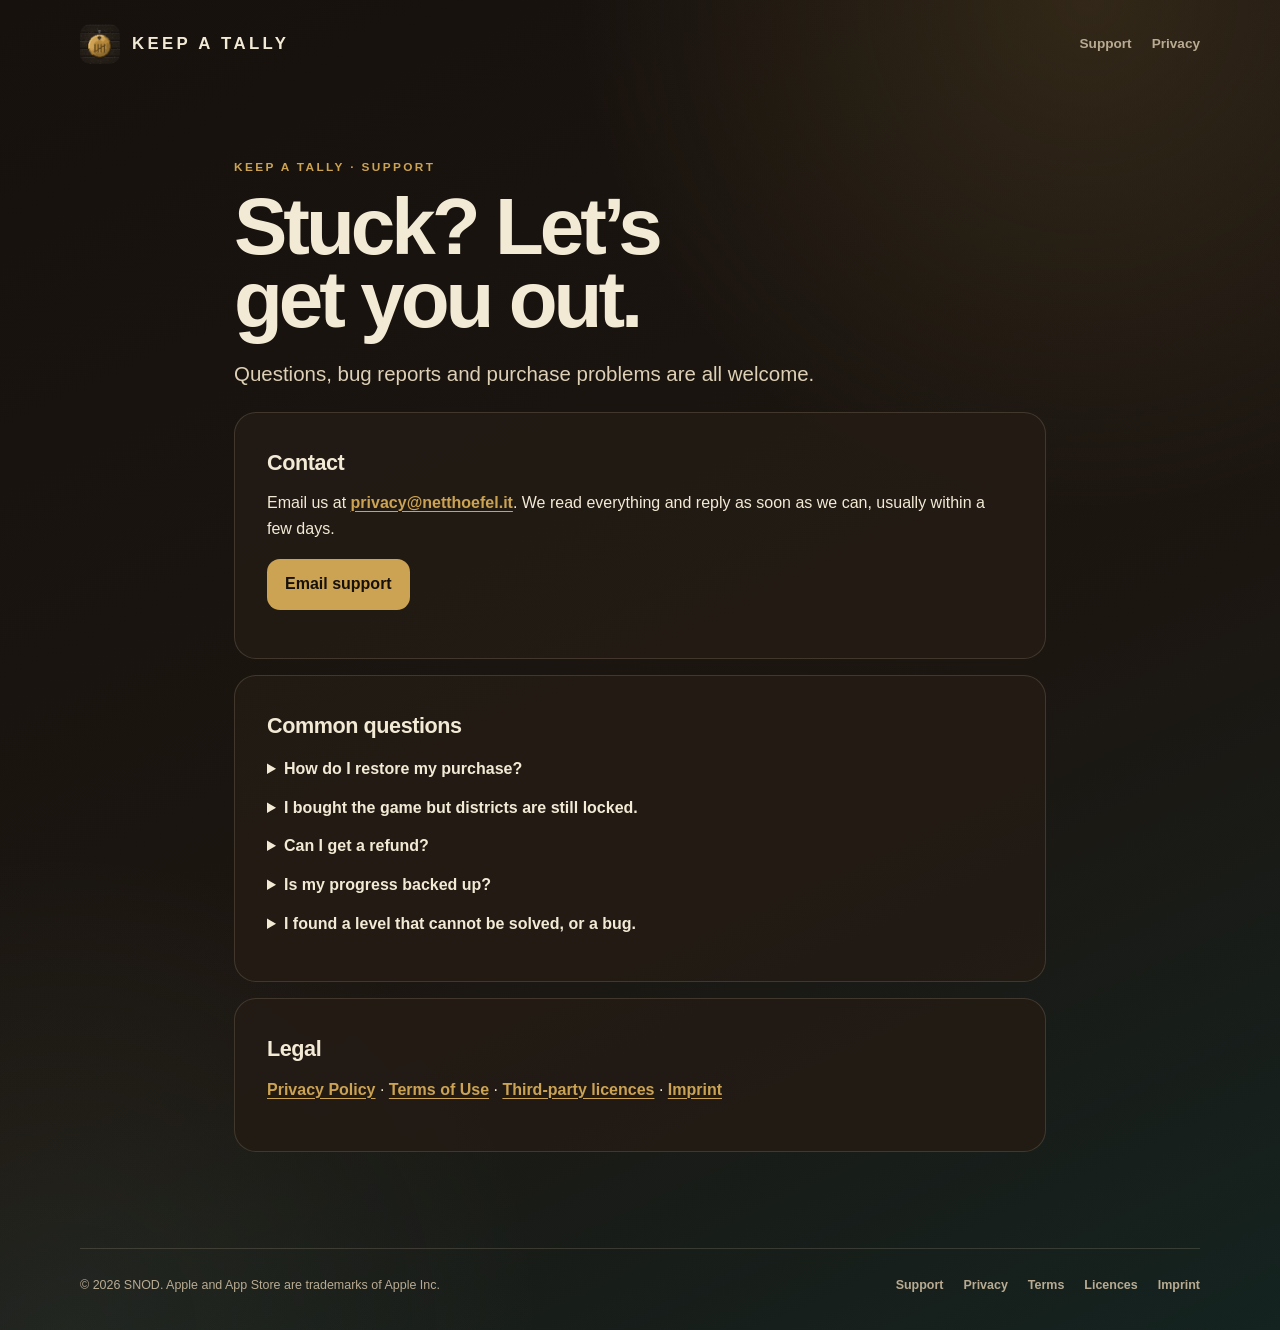
<file: tally/support.html>
<!doctype html>
<html lang="en">
<head>
  <meta charset="utf-8">
  <meta name="viewport" content="width=device-width, initial-scale=1">
  <meta name="theme-color" content="#16110d">
  <meta name="description" content="Support and contact for the Keep a Tally iOS game.">
  <meta property="og:type" content="website">
  <meta property="og:title" content="Keep a Tally — Support">
  <meta property="og:description" content="Support and contact for the Keep a Tally iOS game.">
  <meta property="og:url" content="https://hosting.snod.net/tally/support.html">
  <meta property="og:image" content="https://hosting.snod.net/tally/assets/app-icon.png">
  <meta name="twitter:card" content="summary">
  <link rel="canonical" href="https://hosting.snod.net/tally/support.html">
  <link rel="icon" href="assets/apple-touch-icon.png">
  <link rel="apple-touch-icon" href="assets/apple-touch-icon.png">
  <link rel="stylesheet" href="assets/site.css">
  <title>Keep a Tally — Support</title>
</head>
<body>
  <a class="skip-link" href="#main">Skip to content</a>
  <header class="site-header">
    <a class="brand" href="./" aria-label="Keep a Tally home"><img src="assets/apple-touch-icon.png" alt="" width="40" height="40"><span>Keep a Tally</span></a>
    <nav aria-label="Main navigation">
      <a href="support.html">Support</a>
      <a href="privacy-policy.html">Privacy</a>
    </nav>
  </header>

  <main class="doc" id="main">
    <div class="eyebrow">Keep a Tally · Support</div>
    <h1>Stuck? Let’s get you out.</h1>
    <p class="lead">Questions, bug reports and purchase problems are all welcome.</p>
    <section><h2>Contact</h2><p>Email us at <a href="mailto:privacy@netthoefel.it">privacy@netthoefel.it</a>. We read everything and reply as soon as we can, usually within a few days.</p><p><a class="contact" href="mailto:privacy@netthoefel.it?subject=Keep%20a%20Tally%20support">Email support</a></p></section>
    <section><h2>Common questions</h2><details><summary>How do I restore my purchase?</summary><p>Open the paywall (tap a locked district) and tap <strong>Restore purchase</strong> while signed in to the same Apple Account used to buy. Purchases are tied to your Apple Account, so they carry over to a new device.</p></details><details><summary>I bought the game but districts are still locked.</summary><p>Make sure you are online and signed in to the Apple Account used for the purchase, then quit and reopen the app. If it still does not unlock, email us with the date of purchase and the order number from Apple’s receipt.</p></details><details><summary>Can I get a refund?</summary><p>Refunds are handled by Apple, not by us. Visit <a href="https://support.apple.com/118223">Apple’s “Request a refund” page</a>.</p></details><details><summary>Is my progress backed up?</summary><p>Progress is stored on your device only and is included in normal iOS device backups. It is not synced between devices.</p></details><details><summary>I found a level that cannot be solved, or a bug.</summary><p>Please let us know. Tell us the district and level number, the app version (<em>Menu → About</em>) and your iOS version, and what happened.</p></details></section>
    <section><h2>Legal</h2><p><a href="privacy-policy.html">Privacy Policy</a> · <a href="terms.html">Terms of Use</a> · <a href="licenses.html">Third-party licences</a> · <a href="imprint.html">Imprint</a></p></section>
  </main>

  <footer>
    <p>© 2026 SNOD. Apple and App Store are trademarks of Apple Inc.</p>
    <div class="footer-links">
      <a href="support.html">Support</a>
      <a href="privacy-policy.html">Privacy</a>
      <a href="terms.html">Terms</a>
      <a href="licenses.html">Licences</a>
      <a href="imprint.html">Imprint</a>
    </div>
  </footer>
</body>
</html>
</file>
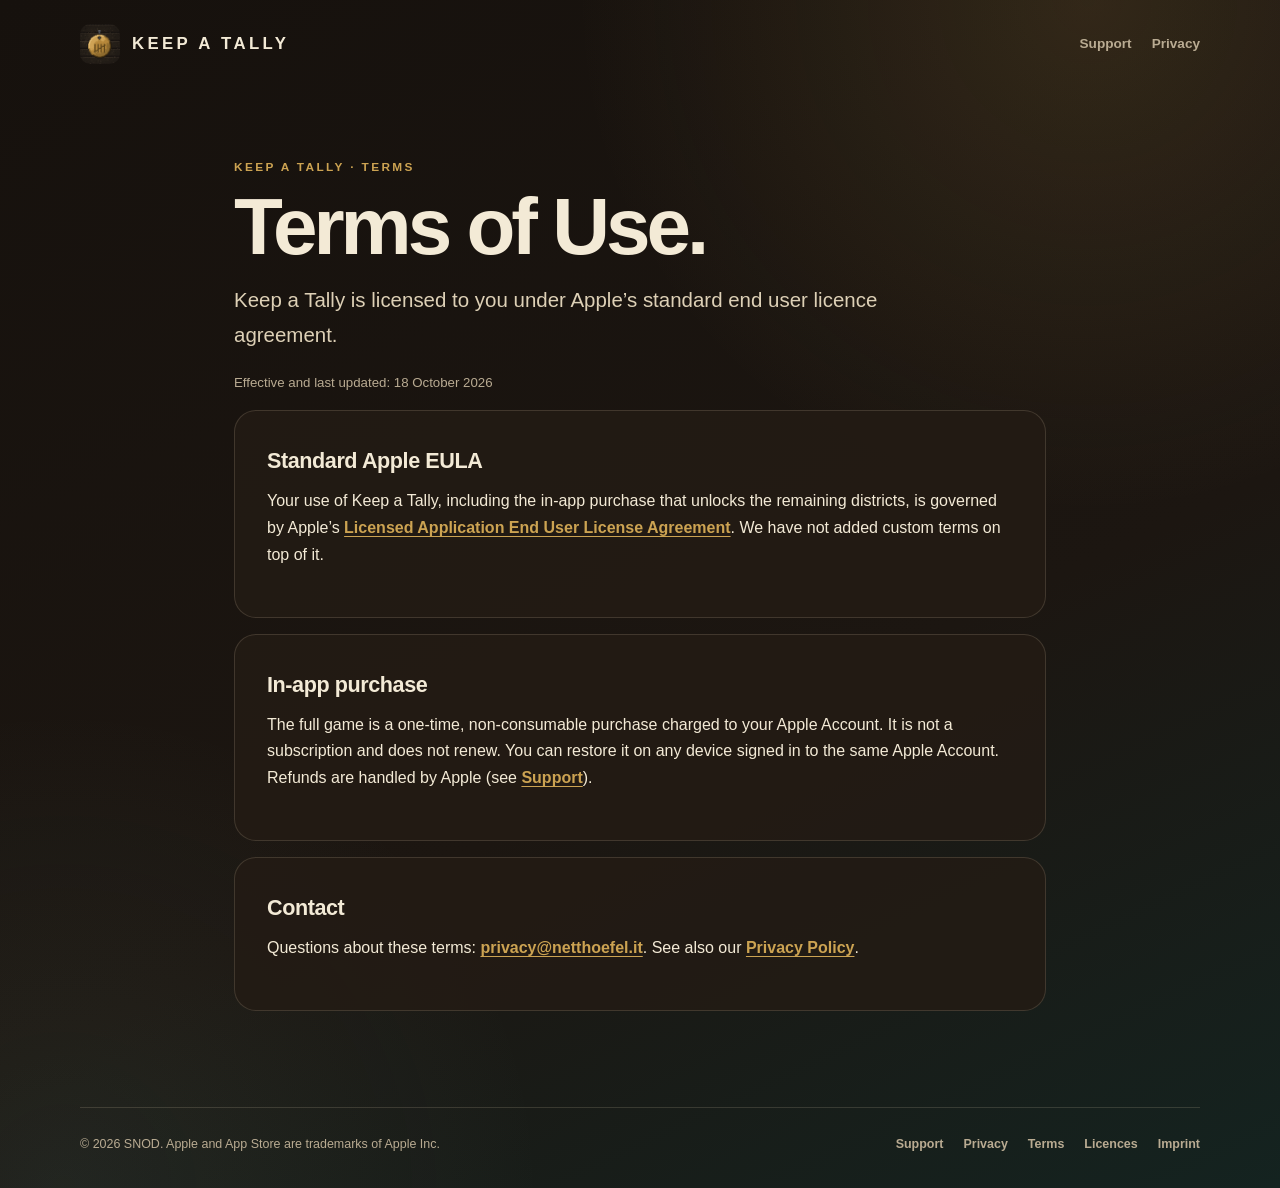
<file: tally/terms.html>
<!doctype html>
<html lang="en">
<head>
  <meta charset="utf-8">
  <meta name="viewport" content="width=device-width, initial-scale=1">
  <meta name="theme-color" content="#16110d">
  <meta name="description" content="Terms of Use for the Keep a Tally iOS game.">
  <meta property="og:type" content="website">
  <meta property="og:title" content="Keep a Tally — Terms of Use">
  <meta property="og:description" content="Terms of Use for the Keep a Tally iOS game.">
  <meta property="og:url" content="https://hosting.snod.net/tally/terms.html">
  <meta property="og:image" content="https://hosting.snod.net/tally/assets/app-icon.png">
  <meta name="twitter:card" content="summary">
  <link rel="canonical" href="https://hosting.snod.net/tally/terms.html">
  <link rel="icon" href="assets/apple-touch-icon.png">
  <link rel="apple-touch-icon" href="assets/apple-touch-icon.png">
  <link rel="stylesheet" href="assets/site.css">
  <title>Keep a Tally — Terms of Use</title>
</head>
<body>
  <a class="skip-link" href="#main">Skip to content</a>
  <header class="site-header">
    <a class="brand" href="./" aria-label="Keep a Tally home"><img src="assets/apple-touch-icon.png" alt="" width="40" height="40"><span>Keep a Tally</span></a>
    <nav aria-label="Main navigation">
      <a href="support.html">Support</a>
      <a href="privacy-policy.html">Privacy</a>
    </nav>
  </header>

  <main class="doc" id="main">
    <div class="eyebrow">Keep a Tally · Terms</div>
    <h1>Terms of Use.</h1>
    <p class="lead">Keep a Tally is licensed to you under Apple’s standard end user licence agreement.</p>
    <p class="date">Effective and last updated: 18 October 2026</p>
    <section><h2>Standard Apple EULA</h2><p>Your use of Keep a Tally, including the in-app purchase that unlocks the remaining districts, is governed by Apple’s <a href="https://www.apple.com/legal/internet-services/itunes/dev/stdeula/">Licensed Application End User License Agreement</a>. We have not added custom terms on top of it.</p></section>
    <section><h2>In-app purchase</h2><p>The full game is a one-time, non-consumable purchase charged to your Apple Account. It is not a subscription and does not renew. You can restore it on any device signed in to the same Apple Account. Refunds are handled by Apple (see <a href="support.html">Support</a>).</p></section>
    <section><h2>Contact</h2><p>Questions about these terms: <a href="mailto:privacy@netthoefel.it">privacy@netthoefel.it</a>. See also our <a href="privacy-policy.html">Privacy Policy</a>.</p></section>
  </main>

  <footer>
    <p>© 2026 SNOD. Apple and App Store are trademarks of Apple Inc.</p>
    <div class="footer-links">
      <a href="support.html">Support</a>
      <a href="privacy-policy.html">Privacy</a>
      <a href="terms.html">Terms</a>
      <a href="licenses.html">Licences</a>
      <a href="imprint.html">Imprint</a>
    </div>
  </footer>
</body>
</html>
</file>
<file: pedalpeaks/assets/site.css>
:root {
  color-scheme: dark;
  --ink: #07111f;
  --ink-soft: #0b1e2e;
  --panel: #10283b;
  --text: #f7fbff;
  --muted: #a9bdca;
  --cyan: #59e5ea;
  --blue: #53bce8;
  --lime: #b8ef52;
  --yellow: #ffd53d;
  --orange: #ff6b26;
  --line: rgba(255, 255, 255, .14);
  --content: 1180px;
  --shadow: 0 28px 80px rgba(0, 0, 0, .32);
}

* { box-sizing: border-box; }

html {
  background: var(--ink);
  scroll-behavior: smooth;
}

body {
  margin: 0;
  color: var(--text);
  font-family: "Avenir Next", Avenir, -apple-system, BlinkMacSystemFont, "Segoe UI", sans-serif;
  background:
    radial-gradient(circle at 86% 7%, rgba(83, 188, 232, .13), transparent 29rem),
    var(--ink);
  overflow-x: hidden;
}

img { display: block; max-width: 100%; height: auto; }
a { color: inherit; }

.skip-link {
  position: fixed;
  top: 10px;
  left: 10px;
  z-index: 100;
  padding: 10px 14px;
  border-radius: 10px;
  color: var(--ink);
  background: var(--cyan);
  font-weight: 800;
  transform: translateY(-160%);
}

.skip-link:focus { transform: translateY(0); }

.site-header {
  position: absolute;
  inset: 0 0 auto;
  z-index: 20;
  display: flex;
  align-items: center;
  justify-content: space-between;
  width: min(calc(100% - 44px), var(--content));
  margin: 0 auto;
  padding: 22px 0;
}

.brand {
  display: inline-flex;
  align-items: center;
  gap: 11px;
  color: var(--text);
  font-size: 1rem;
  font-weight: 900;
  letter-spacing: .02em;
  text-decoration: none;
}

.brand img {
  width: 42px;
  height: 42px;
  border-radius: 50%;
}

.site-header nav {
  display: flex;
  align-items: center;
  gap: clamp(16px, 3vw, 34px);
}

.site-header nav a {
  color: #d6e3eb;
  font-size: .82rem;
  font-weight: 750;
  text-decoration: none;
}

.site-header nav a:hover,
.site-header nav a:focus-visible { color: var(--cyan); }

.site-header nav .nav-store {
  padding: 9px 14px;
  border: 1px solid rgba(89, 229, 234, .35);
  border-radius: 999px;
  color: var(--cyan);
  background: rgba(89, 229, 234, .08);
}

.hero {
  position: relative;
  isolation: isolate;
  display: grid;
  grid-template-columns: minmax(0, .92fr) minmax(390px, 1.08fr);
  gap: clamp(30px, 5vw, 78px);
  min-height: 780px;
  padding: 148px max(22px, calc((100vw - var(--content)) / 2)) 210px;
  background:
    radial-gradient(circle at 79% 20%, rgba(255, 213, 61, .14), transparent 18rem),
    linear-gradient(145deg, #07111f 8%, #0a2133 61%, #0d3140);
}

.hero-copy {
  position: relative;
  z-index: 4;
  align-self: center;
  max-width: 610px;
}

.eyebrow,
.section-kicker {
  margin: 0 0 17px;
  color: var(--cyan);
  font-size: .75rem;
  font-weight: 900;
  letter-spacing: .19em;
  text-transform: uppercase;
}

.eyebrow {
  display: flex;
  align-items: center;
  gap: 10px;
}

.eyebrow span {
  width: 24px;
  height: 3px;
  border-radius: 3px;
  background: var(--yellow);
}

h1, h2, h3, p { text-wrap: balance; }

h1 {
  margin: 0;
  font-size: clamp(3.4rem, 6.3vw, 6.6rem);
  font-weight: 950;
  letter-spacing: -.07em;
  line-height: .88;
}

h1 em {
  color: var(--yellow);
  font-style: normal;
}

.hero-lead {
  max-width: 570px;
  margin: 30px 0 0;
  color: #c6d8e2;
  font-size: clamp(1.03rem, 1.65vw, 1.25rem);
  line-height: 1.62;
}

.hero-actions {
  display: flex;
  align-items: center;
  gap: 24px;
  margin-top: 34px;
}

.store-button {
  display: inline-flex;
  align-items: center;
  justify-content: space-between;
  gap: 28px;
  min-width: 202px;
  padding: 11px 15px 11px 18px;
  border: 1px solid rgba(255, 255, 255, .22);
  border-radius: 15px;
  color: var(--text);
  background: #020509;
  box-shadow: 0 14px 38px rgba(0, 0, 0, .28);
  text-decoration: none;
  transition: transform .18s ease, border-color .18s ease, box-shadow .18s ease;
}

.store-button:hover,
.store-button:focus-visible {
  border-color: rgba(89, 229, 234, .7);
  box-shadow: 0 18px 44px rgba(0, 0, 0, .4), 0 0 0 3px rgba(89, 229, 234, .12);
  transform: translateY(-2px);
}

.store-button-copy { display: grid; }
.store-button-copy small { color: #d4dbe0; font-size: .63rem; line-height: 1; }
.store-button-copy strong { margin-top: 3px; font-size: 1.22rem; line-height: 1; }
.store-arrow { color: var(--cyan); font-size: 1.15rem; }

.text-link {
  color: #dce8ee;
  font-size: .85rem;
  font-weight: 800;
  text-decoration: none;
}

.text-link span { margin-left: 7px; color: var(--cyan); }
.text-link:hover { color: var(--cyan); }

.hero-facts {
  display: grid;
  grid-template-columns: repeat(3, 1fr);
  gap: 16px;
  margin: 44px 0 0;
  padding: 24px 0 0;
  border-top: 1px solid var(--line);
  list-style: none;
}

.hero-facts li { display: grid; gap: 4px; }
.hero-facts strong { font-size: .75rem; }
.hero-facts span { color: var(--muted); font-size: .68rem; }

.hero-visual {
  position: relative;
  align-self: center;
  min-height: 525px;
  perspective: 1000px;
}

.sun {
  position: absolute;
  top: 12px;
  right: 8%;
  width: 140px;
  aspect-ratio: 1;
  border-radius: 50%;
  background: var(--yellow);
  box-shadow: 0 0 70px rgba(255, 213, 61, .28);
}

.icon-card {
  position: absolute;
  top: 6px;
  left: 3%;
  z-index: 4;
  width: clamp(112px, 13vw, 162px);
  padding: 8px;
  border: 1px solid rgba(255, 255, 255, .38);
  border-radius: 29%;
  background: rgba(255, 255, 255, .1);
  box-shadow: var(--shadow);
  transform: rotate(-5deg);
}

.icon-card img { border-radius: 24%; }

.game-window {
  overflow: hidden;
  margin: 0;
  border: 1px solid rgba(255, 255, 255, .24);
  border-radius: 27px;
  background: #091422;
  box-shadow: var(--shadow);
}

.game-window img { width: 100%; height: 100%; object-fit: cover; }

.game-window-main {
  position: absolute;
  top: 130px;
  right: -9%;
  left: 1%;
  aspect-ratio: 2.17 / 1;
  transform: rotateY(-4deg) rotateZ(1.7deg);
}

.flow-chip,
.distance-chip {
  position: absolute;
  z-index: 5;
  padding: 10px 15px;
  border: 1px solid rgba(255, 255, 255, .2);
  border-radius: 999px;
  font-size: .73rem;
  font-weight: 900;
  letter-spacing: .08em;
  backdrop-filter: blur(13px);
  box-shadow: 0 12px 30px rgba(0, 0, 0, .25);
}

.flow-chip {
  right: -1%;
  bottom: 55px;
  color: var(--yellow);
  background: rgba(7, 17, 31, .86);
  transform: rotate(2deg);
}

.distance-chip {
  bottom: 2px;
  left: 17%;
  color: var(--cyan);
  background: rgba(7, 17, 31, .82);
  transform: rotate(-2deg);
}

.flow-chip strong,
.distance-chip strong { font-size: 1.15rem; }

.hero-hills {
  position: absolute;
  z-index: -1;
  right: 0;
  bottom: -1px;
  left: 0;
  width: 100%;
  height: 190px;
}

.section {
  width: min(calc(100% - 44px), var(--content));
  margin: 0 auto;
  padding: 118px 0;
}

.section-heading {
  display: grid;
  grid-template-columns: 1.35fr .65fr;
  gap: clamp(38px, 8vw, 110px);
  align-items: end;
}

.section-heading h2,
.world-copy h2,
.roadbook-copy h2,
.kit-copy h2,
.final-cta h2 {
  margin: 0;
  font-size: clamp(2.35rem, 4.7vw, 4.8rem);
  font-weight: 950;
  letter-spacing: -.055em;
  line-height: .98;
}

.section-heading > p,
.world-copy > p:not(.section-kicker),
.roadbook-copy > p:not(.section-kicker),
.kit-copy > p:not(.section-kicker) {
  margin: 0;
  color: var(--muted);
  font-size: 1rem;
  line-height: 1.7;
}

.ride-steps {
  display: grid;
  grid-template-columns: repeat(3, 1fr);
  gap: 14px;
  margin: 60px 0 0;
  padding: 0;
  list-style: none;
}

.ride-steps li {
  position: relative;
  min-height: 300px;
  padding: 28px;
  overflow: hidden;
  border: 1px solid var(--line);
  border-radius: 25px;
  background: linear-gradient(145deg, rgba(16, 40, 59, .94), rgba(12, 30, 44, .82));
}

.ride-steps li::after {
  position: absolute;
  right: -35px;
  bottom: -85px;
  width: 180px;
  height: 180px;
  border: 28px solid rgba(89, 229, 234, .06);
  border-radius: 50%;
  content: "";
}

.step-number {
  color: rgba(255, 255, 255, .35);
  font: 800 .7rem/1 ui-monospace, SFMono-Regular, Menlo, monospace;
  letter-spacing: .12em;
}

.step-icon {
  display: grid;
  place-items: center;
  width: 64px;
  height: 64px;
  margin: 32px 0 24px;
  border-radius: 19px;
  color: var(--ink);
  font-size: 2rem;
  font-weight: 950;
  transform: rotate(-4deg);
}

.dive-icon { background: var(--cyan); }
.launch-icon { background: var(--yellow); }
.land-icon { background: var(--lime); }

.ride-steps h3 { margin: 0 0 9px; font-size: 1.55rem; }
.ride-steps p { margin: 0; color: var(--muted); font-size: .92rem; line-height: 1.6; }

.day-night {
  display: grid;
  grid-template-columns: .68fr 1.32fr;
  gap: clamp(45px, 7vw, 100px);
  align-items: center;
  padding: 118px max(22px, calc((100vw - var(--content)) / 2));
  background:
    radial-gradient(circle at 16% 30%, rgba(89, 229, 234, .12), transparent 23rem),
    linear-gradient(140deg, #0a2335, #08101f 62%, #111734);
}

.world-copy { max-width: 460px; }
.world-copy h2 { margin-bottom: 25px; }

.feature-pills {
  display: flex;
  flex-wrap: wrap;
  gap: 8px;
  margin-top: 30px;
}

.feature-pills span {
  padding: 8px 12px;
  border: 1px solid rgba(89, 229, 234, .19);
  border-radius: 999px;
  color: #c9e8ed;
  background: rgba(89, 229, 234, .07);
  font-size: .7rem;
  font-weight: 800;
}

.world-gallery {
  position: relative;
  min-height: 465px;
}

.world-shot {
  position: absolute;
  width: min(88%, 700px);
  margin: 0;
  overflow: hidden;
  border: 1px solid rgba(255, 255, 255, .22);
  border-radius: 23px;
  box-shadow: var(--shadow);
}

.world-shot img { width: 100%; aspect-ratio: 2.17 / 1; object-fit: cover; }

.world-shot figcaption {
  position: absolute;
  right: 14px;
  bottom: 13px;
  padding: 7px 10px;
  border-radius: 999px;
  color: #fff;
  background: rgba(7, 17, 31, .76);
  font-size: .65rem;
  font-weight: 850;
  backdrop-filter: blur(10px);
}

.day-shot { top: 12px; left: 0; transform: rotate(-2deg); }
.night-shot { right: 0; bottom: 0; transform: rotate(2.3deg); }

.roadbook-section,
.kit-section {
  display: grid;
  grid-template-columns: 1.24fr .76fr;
  gap: clamp(38px, 7vw, 90px);
  align-items: center;
}

.roadbook-image,
.kit-image {
  overflow: hidden;
  margin: 0;
  border: 1px solid var(--line);
  border-radius: 26px;
  background: var(--panel);
  box-shadow: var(--shadow);
  transform: rotate(-1.1deg);
}

.roadbook-image img,
.kit-image img { width: 100%; aspect-ratio: 2.17 / 1; object-fit: cover; }

.roadbook-copy h2,
.kit-copy h2 { margin-bottom: 25px; }

.check-list {
  display: grid;
  gap: 12px;
  margin: 28px 0 0;
  padding: 0;
  list-style: none;
  color: #d8e6ec;
  font-size: .85rem;
  font-weight: 720;
}

.check-list li { display: flex; gap: 10px; align-items: center; }
.check-list span { color: var(--lime); }

.kit-section {
  grid-template-columns: .7fr 1.3fr;
  padding-top: 55px;
}

.kit-image { transform: rotate(1.1deg); }

.final-cta {
  position: relative;
  display: grid;
  justify-items: center;
  padding: 110px 22px 118px;
  overflow: hidden;
  text-align: center;
  background:
    radial-gradient(circle at 50% 90%, rgba(184, 239, 82, .22), transparent 28rem),
    linear-gradient(150deg, #0b2739, #0b1828);
}

.final-cta::before,
.final-cta::after {
  position: absolute;
  bottom: -120px;
  width: 58%;
  height: 240px;
  border-radius: 50% 50% 0 0;
  content: "";
}

.final-cta::before { left: -8%; background: #4a9a42; transform: rotate(5deg); }
.final-cta::after { right: -7%; background: #87cf32; transform: rotate(-4deg); }

.final-cta > * { position: relative; z-index: 2; }
.final-cta > img { margin-bottom: 24px; border-radius: 50%; box-shadow: 0 18px 45px rgba(0, 0, 0, .28); }
.final-cta h2 { max-width: 850px; }
.final-cta .store-button { margin-top: 35px; }

footer {
  display: grid;
  grid-template-columns: 1fr auto;
  gap: 26px;
  align-items: center;
  width: min(calc(100% - 44px), var(--content));
  margin: 0 auto;
  padding: 38px 0 30px;
}

.footer-brand { display: flex; align-items: center; gap: 12px; }
.footer-brand img { border-radius: 50%; }
.footer-brand div { display: grid; }
.footer-brand strong { font-size: .88rem; }
.footer-brand span { color: var(--muted); font-size: .68rem; }

.footer-links { display: flex; flex-wrap: wrap; justify-content: flex-end; gap: 22px; }
.footer-links a { color: var(--muted); font-size: .73rem; font-weight: 750; text-decoration: none; }
.footer-links a:hover { color: var(--cyan); }

.copyright {
  grid-column: 1 / -1;
  margin: 0;
  padding-top: 22px;
  border-top: 1px solid var(--line);
  color: rgba(169, 189, 202, .65);
  font-size: .65rem;
}

:focus-visible { outline: 3px solid var(--yellow); outline-offset: 4px; }

@media (max-width: 980px) {
  .hero {
    grid-template-columns: 1fr;
    min-height: 0;
    padding-top: 135px;
  }

  .hero-copy { max-width: 720px; }
  .hero-visual { width: min(100%, 720px); min-height: 500px; margin: -10px auto 0; }
  .day-night { grid-template-columns: 1fr; }
  .world-copy { max-width: 690px; }
  .roadbook-section, .kit-section { grid-template-columns: 1fr; }
  .roadbook-copy { grid-row: 1; }
  .kit-copy { max-width: 720px; }
}

@media (max-width: 720px) {
  .site-header nav a:not(.nav-store) { display: none; }
  .hero { padding-bottom: 150px; }
  .hero-actions { align-items: flex-start; flex-direction: column; gap: 17px; }
  .hero-facts { gap: 11px; }
  .hero-facts strong { font-size: .68rem; }
  .section { padding: 86px 0; }
  .section-heading { grid-template-columns: 1fr; gap: 24px; }
  .ride-steps { grid-template-columns: 1fr; }
  .ride-steps li { min-height: 0; }
  .world-gallery { min-height: 370px; }
  footer { grid-template-columns: 1fr; }
  .footer-links { justify-content: flex-start; }
}

@media (max-width: 520px) {
  .site-header { width: min(calc(100% - 30px), var(--content)); }
  .brand span { display: none; }
  .hero { padding-right: 15px; padding-left: 15px; }
  h1 { font-size: clamp(3rem, 16vw, 4.7rem); }
  .hero-facts { grid-template-columns: 1fr; }
  .hero-facts li { grid-template-columns: 1fr 1fr; }
  .hero-visual { min-height: 365px; }
  .icon-card { width: 92px; }
  .game-window-main { top: 104px; right: -3%; left: 0; border-radius: 17px; }
  .sun { width: 100px; }
  .flow-chip { right: 1%; bottom: 47px; }
  .distance-chip { bottom: 7px; left: 9%; }
  .world-gallery { min-height: 300px; }
  .world-shot { width: 94%; border-radius: 16px; }
  .day-night { padding-top: 86px; padding-bottom: 86px; }
  .section, footer { width: min(calc(100% - 30px), var(--content)); }
  .final-cta h2 { font-size: 2.6rem; }
}

@media (prefers-reduced-motion: reduce) {
  html { scroll-behavior: auto; }
  *, *::before, *::after { transition-duration: .01ms !important; }
}
</file>
<file: tally/assets/site.css>
:root{color-scheme:dark;--bg:#16110d;--panel:#241c15;--text:#f3ead6;--muted:#b9ab92;--brass:#cca352;--paper:#e3d4b5;--water:#7fc2b1;--line:rgba(227,212,181,.16)}
*{box-sizing:border-box}
html{background:var(--bg);scroll-behavior:smooth}
body{margin:0;min-height:100vh;color:var(--text);font:16px/1.67 "Avenir Next",Avenir,-apple-system,BlinkMacSystemFont,"Segoe UI",sans-serif;background:radial-gradient(circle at 85% 0,rgba(204,163,82,.14),transparent 32rem),radial-gradient(circle at 5% 100%,rgba(127,194,177,.08),transparent 30rem),linear-gradient(155deg,#16110d,#1c1611 60%,#142320)}
img{display:block;max-width:100%;height:auto}
a{color:var(--brass);font-weight:700;text-decoration-thickness:1px;text-underline-offset:3px}
:focus-visible{outline:3px solid var(--brass);outline-offset:4px}
.skip-link{position:fixed;top:10px;left:10px;z-index:20;padding:9px 13px;border-radius:10px;color:#16110d;background:var(--brass);font-weight:850;transform:translateY(-160%)}
.skip-link:focus{transform:none}

.site-header{display:flex;align-items:center;justify-content:space-between;gap:20px;width:min(calc(100% - 42px),1120px);margin:0 auto;padding:24px 0}
.brand{display:flex;align-items:center;gap:12px;color:var(--text);font-size:1.05rem;font-weight:900;letter-spacing:.2em;text-decoration:none;text-transform:uppercase}
.brand img{width:40px;height:40px;border-radius:10px}
.site-header nav{display:flex;align-items:center;gap:20px;font-size:.85rem}
.site-header nav a{color:var(--muted);text-decoration:none}
.site-header nav a:hover{color:var(--brass)}
.nav-store{padding:8px 14px;border:1px solid rgba(204,163,82,.5);border-radius:999px;color:var(--brass)!important}

.eyebrow{color:var(--brass);font-size:.74rem;font-weight:850;letter-spacing:.2em;text-transform:uppercase}
h1,h2{text-wrap:balance}
h1{margin:.15em 0 .25em;font-size:clamp(2.7rem,8.5vw,5.6rem);line-height:.92;letter-spacing:-.05em}
h1 em{color:var(--brass);font-style:normal}
.lead{max-width:680px;color:#ddd0b6;font-size:clamp(1.05rem,2.4vw,1.28rem)}

/* landing */
.hero{display:grid;grid-template-columns:minmax(0,1.2fr) minmax(220px,.8fr);gap:clamp(30px,6vw,90px);align-items:center;width:min(calc(100% - 42px),1120px);margin:0 auto;padding:clamp(40px,8vh,90px) 0 70px}
.hero-icon{width:min(100%,300px);justify-self:center;border-radius:22.5%;border:1px solid var(--line);box-shadow:0 35px 90px rgba(0,0,0,.5);transform:rotate(3deg)}
.hero-actions{display:flex;flex-wrap:wrap;align-items:center;gap:22px;margin-top:28px}
.store-button{display:inline-flex;align-items:center;gap:16px;padding:11px 20px;border-radius:14px;color:#16110d;background:var(--paper);text-decoration:none}
.store-button small{display:block;font-size:.66rem;font-weight:700;line-height:1.1}
.store-button strong{display:block;font-size:1.2rem;line-height:1.15}
.store-button:hover{background:#fff4d8}
.band{width:min(calc(100% - 42px),1120px);margin:0 auto;padding:0 0 70px}
.cards{display:grid;grid-template-columns:repeat(3,1fr);gap:14px;margin:26px 0 0;padding:0;list-style:none}
.cards li{padding:24px;border:1px solid var(--line);border-radius:20px;background:rgba(36,28,21,.85)}
.cards h3{margin:0 0 6px;color:var(--brass);font-size:1.05rem}
.cards p{margin:0;color:var(--muted);font-size:.93rem}
.band h2{max-width:720px;margin:.2em 0 0;font-size:clamp(1.9rem,4.5vw,3.1rem);line-height:1;letter-spacing:-.04em}
.band>p{max-width:640px;color:var(--muted)}
.final{text-align:center;padding:60px 20px 80px;border-top:1px solid var(--line);width:min(calc(100% - 42px),1120px);margin:0 auto}
.final h2{margin:.2em 0 24px;font-size:clamp(1.8rem,4vw,2.8rem);letter-spacing:-.04em}

/* document pages */
main.doc{max-width:940px;margin:auto;padding:clamp(30px,6vw,70px) max(22px,5vw) 80px}
.doc h1{max-width:780px;font-size:clamp(2.4rem,7.5vw,5rem)}
.date{color:var(--muted);font-size:.83rem}
.summary{display:grid;grid-template-columns:repeat(3,1fr);gap:12px;margin:34px 0}
.badge{padding:20px;border:1px solid rgba(204,163,82,.25);border-radius:20px;background:linear-gradient(145deg,rgba(204,163,82,.1),rgba(255,255,255,.03))}
.badge b{display:block;margin-bottom:6px;color:var(--brass)}
.badge span{color:var(--muted);font-size:.86rem;line-height:1.45}
.toc{display:flex;gap:8px;overflow:auto;margin:0 -3px 24px;padding:3px 3px 10px;scrollbar-width:none}
.toc a{flex:none;padding:8px 12px;border:1px solid var(--line);border-radius:999px;color:#e6dcc4;font-size:.78rem;font-weight:600;text-decoration:none}
.doc section{margin:16px 0;padding:clamp(21px,4vw,32px);border:1px solid var(--line);border-radius:22px;background:rgba(36,28,21,.85)}
.doc h2{margin:0 0 9px;font-size:1.35rem;letter-spacing:-.02em}
.doc p{margin:.5em 0 1em}
.doc ul{padding-left:1.25em}
.doc li{margin:.45em 0}
.muted{color:var(--muted)}
.callout{border-left:3px solid var(--brass);padding:8px 0 8px 17px}
.contact{display:inline-block;padding:12px 18px;border-radius:13px;color:#16110d;background:var(--brass);font-weight:900;text-decoration:none}
.packages{display:grid;grid-template-columns:repeat(auto-fill,minmax(250px,1fr));gap:12px}
.package{padding:16px;border:1px solid var(--line);border-radius:16px;background:rgba(255,255,255,.03)}
.package b{display:block}
.package span{display:block;color:var(--muted);font-size:.85rem}
.tag{display:inline-block;margin-top:8px;padding:2px 9px;border-radius:999px;color:#16110d;background:var(--water);font-size:.68rem;font-weight:900;letter-spacing:.08em}
details{margin:12px 0}
summary{cursor:pointer;font-weight:700}
pre{overflow:auto;padding:14px;border-radius:12px;background:rgba(0,0,0,.3);color:#d9ccb2;font-size:.78rem;line-height:1.5;white-space:pre-wrap}
.identity{font-size:1.14rem;font-weight:700;line-height:1.7}
.contact-grid{display:grid;grid-template-columns:max-content 1fr;gap:8px 18px}
.contact-grid span{color:var(--muted)}

footer{display:flex;flex-wrap:wrap;align-items:center;justify-content:space-between;gap:14px 28px;width:min(calc(100% - 42px),1120px);margin:0 auto;padding:26px 0 34px;border-top:1px solid var(--line);color:var(--muted);font-size:.78rem}
footer p{margin:0}
.footer-links{display:flex;flex-wrap:wrap;gap:6px 20px}
.footer-links a{color:var(--muted);font-weight:700;text-decoration:none}
.footer-links a:hover{color:var(--brass)}

@media(max-width:800px){.hero{grid-template-columns:1fr}.hero-icon{width:170px;justify-self:start;order:-1}.cards,.summary{grid-template-columns:1fr}}
@media(max-width:540px){.site-header nav a:not(.nav-store){display:none}.contact-grid{grid-template-columns:1fr;gap:2px}.contact-grid span{margin-top:9px}}
@media(prefers-reduced-motion:reduce){html{scroll-behavior:auto}}
</file>
